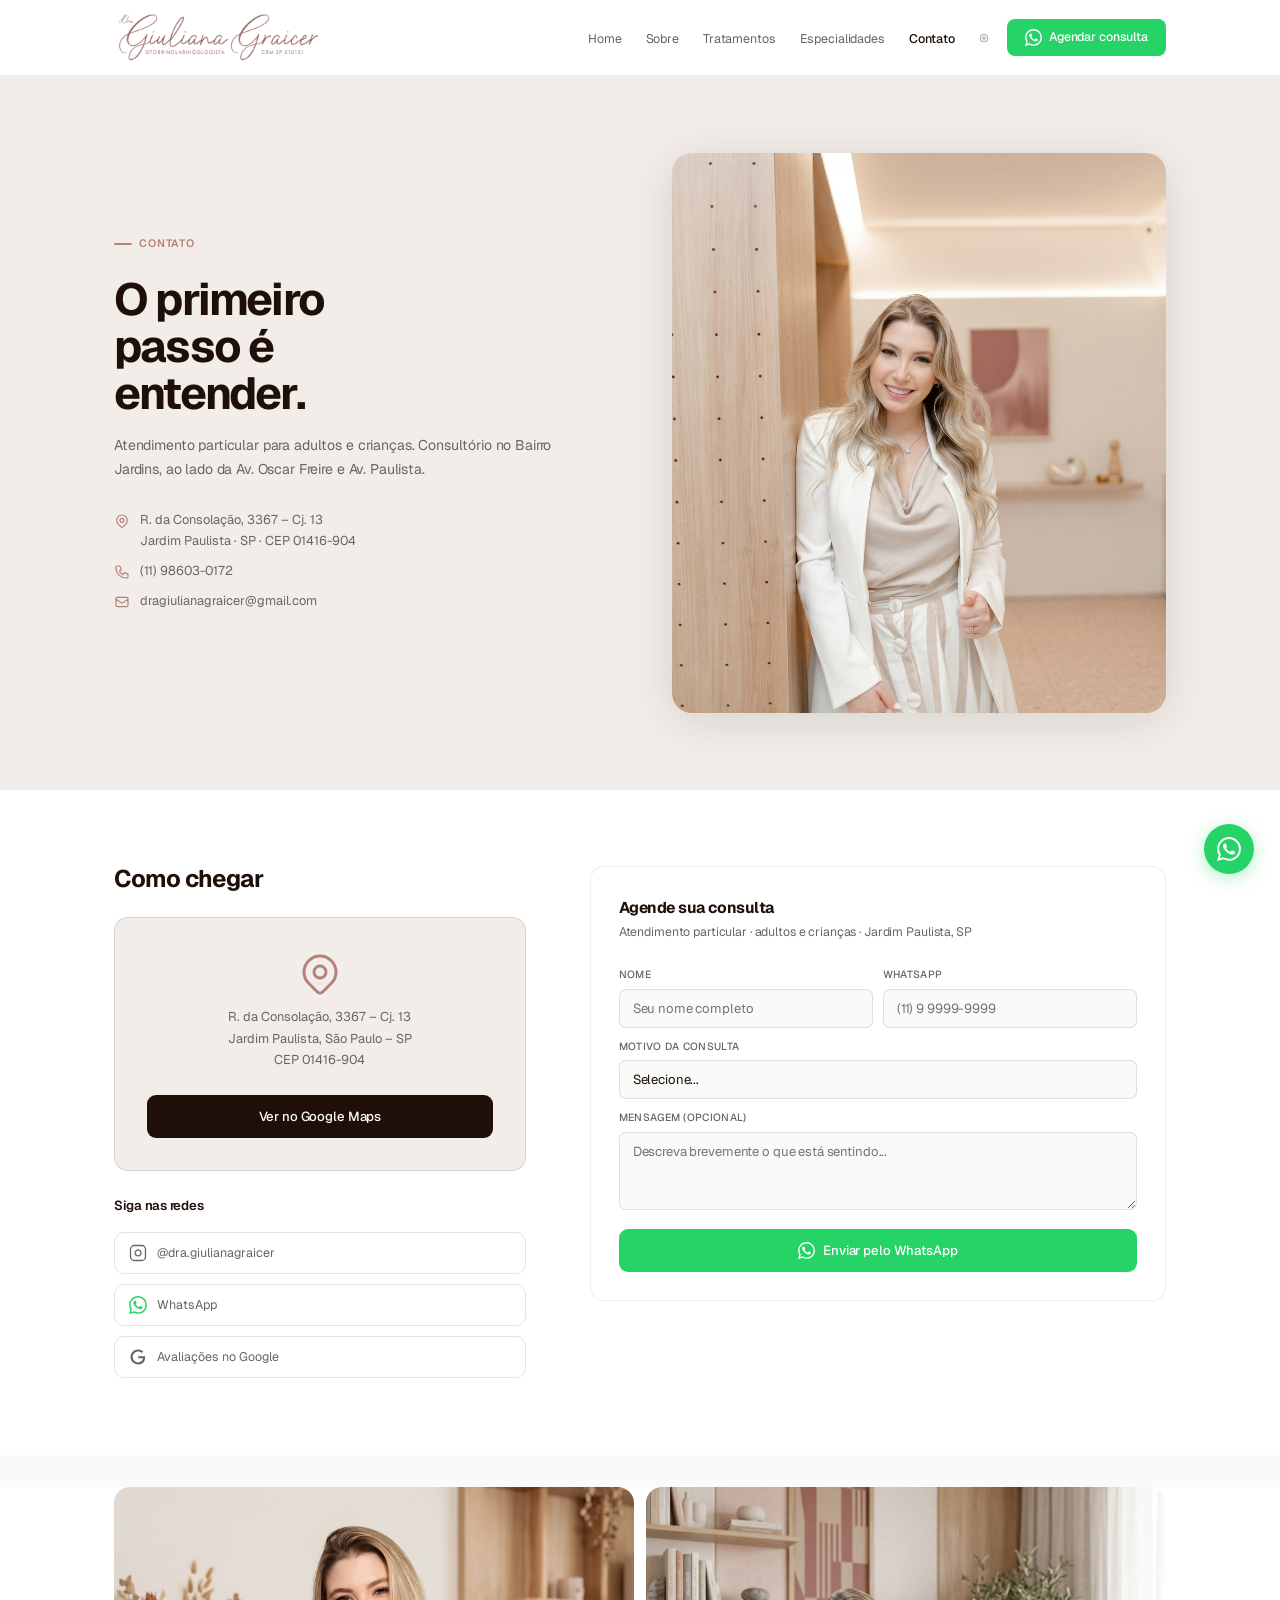
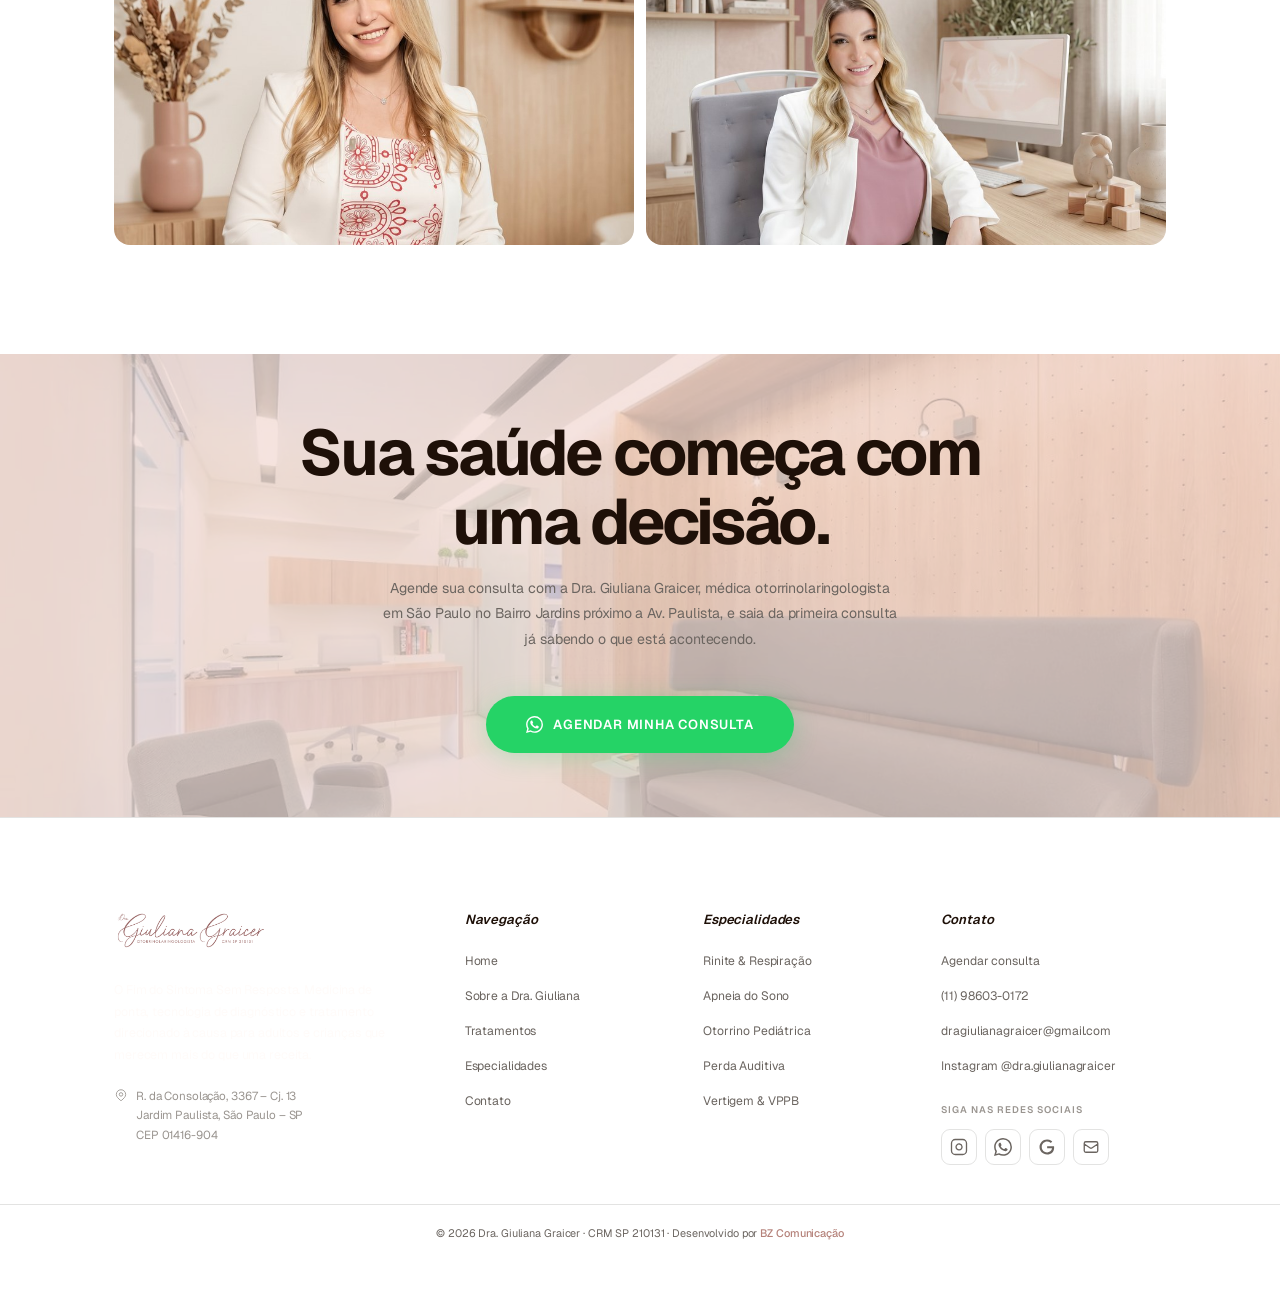
<file: contato.html>
<!DOCTYPE html><html lang="pt-BR"><head><meta charset="UTF-8"><meta name="viewport" content="width=device-width, initial-scale=1.0"><title>Contato | Dra. Giuliana Graicer — Otorrinolaringologista SP</title><meta name="description" content="Agende sua consulta com a Dra. Giuliana Graicer. Atendimento particular. Jardim Paulista, São Paulo."><link rel="preconnect" href="https://fonts.googleapis.com"><link rel="preconnect" href="https://fonts.gstatic.com" crossorigin><link href="https://fonts.googleapis.com/css2?family=Geist:wght@300;400;500;600;700&family=Geist+Mono:wght@400;500&display=swap" rel="stylesheet"><link rel="stylesheet" href="style.css"></head><body class="page-top"><nav id="nav"><div class="nav-inner"><a href="index.html" class="nav-logo"><img src="Ativo_1_2x.png" alt="Dra. Giuliana Graicer" id="logoImg"><span class="nav-logo-fallback" id="logoFallback" style="display:none">Dra. Giuliana Graicer</span></a><ul class="nav-links" id="navLinks"><li><a href="index.html">Home</a></li><li><a href="sobre.html">Sobre</a></li><li><a href="tratamentos.html">Tratamentos</a></li><li><a href="especialidades.html">Especialidades</a></li><li><a href="contato.html" class="active">Contato</a></li><li><a href="https://www.instagram.com/dra.giulianagraicer/" target="_blank" class="nav-ig" aria-label="Instagram"><svg viewBox="0 0 24 24" fill="none" stroke="currentColor" stroke-width="1.75" style="width:18px;height:18px"><rect x="2" y="2" width="20" height="20" rx="5" ry="5"/><path d="M16 11.37A4 4 0 1112.63 8 4 4 0 0116 11.37z"/><line x1="17.5" y1="6.5" x2="17.51" y2="6.5"/></svg></a></li><li><a href="https://wa.me/5511986030172?text=Ol%C3%A1%2C%20gostaria%20de%20agendar%20uma%20consulta" target="_blank" class="nav-cta nav-wa"><svg viewBox="0 0 24 24" style="width:17px;height:17px;fill:#fff;flex-shrink:0"><path d="M17.472 14.382c-.297-.149-1.758-.867-2.03-.967-.273-.099-.471-.148-.67.15-.197.297-.767.966-.94 1.164-.173.199-.347.223-.644.075-.297-.15-1.255-.463-2.39-1.475-.883-.788-1.48-1.761-1.653-2.059-.173-.297-.018-.458.13-.606.134-.133.298-.347.446-.52.149-.174.198-.298.298-.497.099-.198.05-.371-.025-.52-.075-.149-.669-1.612-.916-2.207-.242-.579-.487-.5-.669-.51-.173-.008-.371-.01-.57-.01-.198 0-.52.074-.792.372-.272.297-1.04 1.016-1.04 2.479 0 1.462 1.065 2.875 1.213 3.074.149.198 2.096 3.2 5.077 4.487.709.306 1.262.489 1.694.625.712.227 1.36.195 1.871.118.571-.085 1.758-.719 2.006-1.413.248-.694.248-1.289.173-1.413-.074-.124-.272-.198-.57-.347m-5.421 7.403h-.004a9.87 9.87 0 01-5.031-1.378l-.361-.214-3.741.982.998-3.648-.235-.374a9.86 9.86 0 01-1.51-5.26c.001-5.45 4.436-9.884 9.888-9.884 2.64 0 5.122 1.03 6.988 2.898a9.825 9.825 0 012.893 6.994c-.003 5.45-4.437 9.884-9.885 9.884m8.413-18.297A11.815 11.815 0 0012.05 0C5.495 0 .16 5.335.157 11.892c0 2.096.547 4.142 1.588 5.945L.057 24l6.305-1.654a11.882 11.882 0 005.683 1.448h.005c6.554 0 11.89-5.335 11.893-11.893a11.821 11.821 0 00-3.48-8.413z"/></svg>Agendar consulta</a></li></ul><button class="hamburger" id="hamburger" aria-label="Menu"><span></span><span></span><span></span></button></div></nav>
<!-- HERO -->
<section class="ip-hero section-sand">
  <div class="container">
    <div class="ip-hero-grid">
      <div class="ip-hero-text">
        <span class="tag rv">Contato</span>
        <h1 class="ip-hero-h1 rv d1">O primeiro<br>passo é<br><span class="dim">entender.</span></h1>
        <p class="ip-hero-sub rv d2">Atendimento particular para adultos e crianças. Consultório no Bairro Jardins, ao lado da Av. Oscar Freire e Av. Paulista.</p>
        <div class="ct-info-cards rv d2">
          <div class="ct-ic"><svg viewBox="0 0 24 24" fill="none" stroke="currentColor" stroke-width="1.75" style="width:16px;height:16px"><path d="M17.657 16.657L13.414 20.9a2 2 0 01-2.827 0l-4.244-4.243a8 8 0 1111.314 0z"/><path d="M15 11a3 3 0 11-6 0 3 3 0 016 0z"/></svg><span>R. da Consolação, 3367 – Cj. 13<br>Jardim Paulista · SP · CEP 01416-904</span></div>
          <div class="ct-ic"><svg viewBox="0 0 24 24" fill="none" stroke="currentColor" stroke-width="1.75" style="width:16px;height:16px"><path d="M3 5a2 2 0 012-2h3.28a1 1 0 01.948.684l1.498 4.493a1 1 0 01-.502 1.21l-2.257 1.13a11.042 11.042 0 005.516 5.516l1.13-2.257a1 1 0 011.21-.502l4.493 1.498a1 1 0 01.684.949V19a2 2 0 01-2 2h-1C9.716 21 3 14.284 3 6V5z"/></svg><span>(11) 98603-0172</span></div>
          <div class="ct-ic"><svg viewBox="0 0 24 24" fill="none" stroke="currentColor" stroke-width="1.75" style="width:16px;height:16px"><path d="M3 8l7.89 5.26a2 2 0 002.22 0L21 8M5 19h14a2 2 0 002-2V7a2 2 0 00-2-2H5a2 2 0 00-2 2v10a2 2 0 002 2z"/></svg><span>dragiulianagraicer@gmail.com</span></div>
        </div>
      </div>
      <div class="ip-hero-photo rv d1">
        <img src="dra-giu-horizontal.jpg" alt="Dra. Giuliana Graicer no consultório">
      </div>
    </div>
  </div>
</section>

<!-- FORMULÁRIO + INFO -->
<section class="section section-white">
  <div class="container">
    <div class="ct-main-grid">
      <!-- Info lateral -->
      <div class="ct-sidebar">
        <h2 class="s-title rv" style="margin-bottom:1.5rem">Como chegar</h2>
        <div class="ct-map-placeholder rv d1">
          <svg viewBox="0 0 24 24" fill="none" stroke="currentColor" stroke-width="1.5" style="width:48px;height:48px;color:var(--rose)"><path d="M17.657 16.657L13.414 20.9a2 2 0 01-2.827 0l-4.244-4.243a8 8 0 1111.314 0z"/><path d="M15 11a3 3 0 11-6 0 3 3 0 016 0z"/></svg>
          <p>R. da Consolação, 3367 – Cj. 13<br>Jardim Paulista, São Paulo – SP<br>CEP 01416-904</p>
          <a href="https://maps.google.com/?q=R.+da+Consolação,+3367+São+Paulo" target="_blank" class="btn btn-dark" style="margin-top:1rem;width:100%;justify-content:center">Ver no Google Maps</a>
        </div>
        <div class="ct-social-box rv d2">
          <h4>Siga nas redes</h4>
          <div class="ct-social-links">
            <a href="https://www.instagram.com/dra.giulianagraicer/" target="_blank" class="ct-sl"><svg viewBox="0 0 24 24" fill="none" stroke="currentColor" stroke-width="1.75" style="width:18px;height:18px"><rect x="2" y="2" width="20" height="20" rx="5" ry="5"/><path d="M16 11.37A4 4 0 1112.63 8 4 4 0 0116 11.37z"/><line x1="17.5" y1="6.5" x2="17.51" y2="6.5"/></svg><span>@dra.giulianagraicer</span></a>
            <a href="https://wa.me/5511986030172?text=Ol%C3%A1%2C%20gostaria%20de%20agendar%20uma%20consulta" target="_blank" class="ct-sl"><svg viewBox="0 0 24 24" style="width:18px;height:18px;fill:var(--wa)"><path d="M17.472 14.382c-.297-.149-1.758-.867-2.03-.967-.273-.099-.471-.148-.67.15-.197.297-.767.966-.94 1.164-.173.199-.347.223-.644.075-.297-.15-1.255-.463-2.39-1.475-.883-.788-1.48-1.761-1.653-2.059-.173-.297-.018-.458.13-.606.134-.133.298-.347.446-.52.149-.174.198-.298.298-.497.099-.198.05-.371-.025-.52-.075-.149-.669-1.612-.916-2.207-.242-.579-.487-.5-.669-.51-.173-.008-.371-.01-.57-.01-.198 0-.52.074-.792.372-.272.297-1.04 1.016-1.04 2.479 0 1.462 1.065 2.875 1.213 3.074.149.198 2.096 3.2 5.077 4.487.709.306 1.262.489 1.694.625.712.227 1.36.195 1.871.118.571-.085 1.758-.719 2.006-1.413.248-.694.248-1.289.173-1.413-.074-.124-.272-.198-.57-.347m-5.421 7.403h-.004a9.87 9.87 0 01-5.031-1.378l-.361-.214-3.741.982.998-3.648-.235-.374a9.86 9.86 0 01-1.51-5.26c.001-5.45 4.436-9.884 9.888-9.884 2.64 0 5.122 1.03 6.988 2.898a9.825 9.825 0 012.893 6.994c-.003 5.45-4.437 9.884-9.885 9.884m8.413-18.297A11.815 11.815 0 0012.05 0C5.495 0 .16 5.335.157 11.892c0 2.096.547 4.142 1.588 5.945L.057 24l6.305-1.654a11.882 11.882 0 005.683 1.448h.005c6.554 0 11.89-5.335 11.893-11.893a11.821 11.821 0 00-3.48-8.413z"/></svg><span>WhatsApp</span></a>
            <a href="https://www.google.com/search?sca_esv=dc3936d1c026acb1&q=Dra.+Giuliana+Graicer+-+Otorrinolaringologista" target="_blank" class="ct-sl"><svg viewBox="0 0 24 24" style="width:18px;height:18px" fill="currentColor"><path d="M21.35 11.1H12.18V13.83H18.69C18.36 17.64 15.19 19.27 12.19 19.27C8.36 19.27 5 16.25 5 12C5 7.9 8.2 4.73 12.2 4.73C15.29 4.73 17.1 6.7 17.1 6.7L19 4.72C19 4.72 16.56 2 12.1 2C6.42 2 2.03 6.8 2.03 12C2.03 17.05 6.16 22 12.21 22C17.6 22 21.5 18.33 21.5 12.91C21.5 11.76 21.35 11.1 21.35 11.1Z"/></svg><span>Avaliações no Google</span></a>
          </div>
        </div>
      </div>
      <!-- Formulário -->
      <div class="form-box rv d1">
        <h3>Agende sua consulta</h3>
        <p>Atendimento particular · adultos e crianças · Jardim Paulista, SP</p>
        <div class="fg-row">
          <div class="fg"><label>Nome</label><input type="text" placeholder="Seu nome completo"></div>
          <div class="fg"><label>WhatsApp</label><input type="tel" placeholder="(11) 9 9999-9999"></div>
        </div>
        <div class="fg"><label>Motivo da consulta</label>
          <select><option value="">Selecione...</option>
          <option>Rinite / Respiração / Septo</option><option>Apneia do Sono / Ronco</option>
          <option>Consulta Pediátrica</option><option>Tontura / Vertigem / VPPB</option>
          <option>Perda Auditiva / Zumbido</option><option>Voz / Garganta</option>
          <option>Cirurgia ORL</option><option>Outro</option></select></div>
        <div class="fg"><label>Mensagem (opcional)</label>
          <textarea placeholder="Descreva brevemente o que está sentindo..."></textarea></div>
        <a href="https://wa.me/5511986030172?text=Ol%C3%A1%2C%20gostaria%20de%20agendar%20uma%20consulta" target="_blank" class="btn btn-wa" style="width:100%;justify-content:center"><svg viewBox="0 0 24 24" style="width:17px;height:17px;fill:#fff;flex-shrink:0"><path d="M17.472 14.382c-.297-.149-1.758-.867-2.03-.967-.273-.099-.471-.148-.67.15-.197.297-.767.966-.94 1.164-.173.199-.347.223-.644.075-.297-.15-1.255-.463-2.39-1.475-.883-.788-1.48-1.761-1.653-2.059-.173-.297-.018-.458.13-.606.134-.133.298-.347.446-.52.149-.174.198-.298.298-.497.099-.198.05-.371-.025-.52-.075-.149-.669-1.612-.916-2.207-.242-.579-.487-.5-.669-.51-.173-.008-.371-.01-.57-.01-.198 0-.52.074-.792.372-.272.297-1.04 1.016-1.04 2.479 0 1.462 1.065 2.875 1.213 3.074.149.198 2.096 3.2 5.077 4.487.709.306 1.262.489 1.694.625.712.227 1.36.195 1.871.118.571-.085 1.758-.719 2.006-1.413.248-.694.248-1.289.173-1.413-.074-.124-.272-.198-.57-.347m-5.421 7.403h-.004a9.87 9.87 0 01-5.031-1.378l-.361-.214-3.741.982.998-3.648-.235-.374a9.86 9.86 0 01-1.51-5.26c.001-5.45 4.436-9.884 9.888-9.884 2.64 0 5.122 1.03 6.988 2.898a9.825 9.825 0 012.893 6.994c-.003 5.45-4.437 9.884-9.885 9.884m8.413-18.297A11.815 11.815 0 0012.05 0C5.495 0 .16 5.335.157 11.892c0 2.096.547 4.142 1.588 5.945L.057 24l6.305-1.654a11.882 11.882 0 005.683 1.448h.005c6.554 0 11.89-5.335 11.893-11.893a11.821 11.821 0 00-3.48-8.413z"/></svg>Enviar pelo WhatsApp</a>
      </div>
    </div>
  </div>
</section>

<!-- DUO FOTOS -->
<section class="section section-white" style="padding-top:0">
  <div class="container">
    <div class="ct-duo">
      <div class="ct-duo-img rv"><img src="dra-giu-5.jpg" alt="Dra. Giuliana Graicer com equipamento de diagnóstico"></div>
      <div class="ct-duo-img rv d1"><img src="dra-giu-1.jpg" alt="Dra. Giuliana Graicer no consultório"></div>
    </div>
  </div>
</section>

<!-- CTA -->
<section class="decisao-section">
  <div class="container">
    <h2 class="decisao-title rv">Sua saúde começa com uma decisão.</h2>
    <p class="decisao-desc rv d1">Agende sua consulta com a Dra. Giuliana Graicer, médica otorrinolaringologista em São Paulo no Bairro Jardins próximo a Av. Paulista, e saia da primeira consulta já sabendo o que está acontecendo.</p>
    <a href="https://wa.me/5511986030172?text=Ol%C3%A1%2C%20gostaria%20de%20agendar%20uma%20consulta" target="_blank" class="decisao-btn rv d2"><svg viewBox="0 0 24 24" style="width:17px;height:17px;fill:#fff;flex-shrink:0"><path d="M17.472 14.382c-.297-.149-1.758-.867-2.03-.967-.273-.099-.471-.148-.67.15-.197.297-.767.966-.94 1.164-.173.199-.347.223-.644.075-.297-.15-1.255-.463-2.39-1.475-.883-.788-1.48-1.761-1.653-2.059-.173-.297-.018-.458.13-.606.134-.133.298-.347.446-.52.149-.174.198-.298.298-.497.099-.198.05-.371-.025-.52-.075-.149-.669-1.612-.916-2.207-.242-.579-.487-.5-.669-.51-.173-.008-.371-.01-.57-.01-.198 0-.52.074-.792.372-.272.297-1.04 1.016-1.04 2.479 0 1.462 1.065 2.875 1.213 3.074.149.198 2.096 3.2 5.077 4.487.709.306 1.262.489 1.694.625.712.227 1.36.195 1.871.118.571-.085 1.758-.719 2.006-1.413.248-.694.248-1.289.173-1.413-.074-.124-.272-.198-.57-.347m-5.421 7.403h-.004a9.87 9.87 0 01-5.031-1.378l-.361-.214-3.741.982.998-3.648-.235-.374a9.86 9.86 0 01-1.51-5.26c.001-5.45 4.436-9.884 9.888-9.884 2.64 0 5.122 1.03 6.988 2.898a9.825 9.825 0 012.893 6.994c-.003 5.45-4.437 9.884-9.885 9.884m8.413-18.297A11.815 11.815 0 0012.05 0C5.495 0 .16 5.335.157 11.892c0 2.096.547 4.142 1.588 5.945L.057 24l6.305-1.654a11.882 11.882 0 005.683 1.448h.005c6.554 0 11.89-5.335 11.893-11.893a11.821 11.821 0 00-3.48-8.413z"/></svg>Agendar minha consulta</a>
  </div>
</section>
<footer class="footer-new">

  <!-- Linha principal -->
  <div class="fn-main">
    <div class="container">
      <div class="fn-grid">

        <!-- Col 1: Logo + tagline + endereço -->
        <div class="fn-col fn-col-brand">
          <div class="fn-logo">
            <img src="Ativo_1_2x.png" alt="Dra. Giuliana Graicer" id="footerLogo" style="height:44px;width:auto">
            <span id="footerFallback" style="display:none;font-size:0.9rem;font-weight:600;color:rgba(255,255,255,0.8)">Dra. Giuliana Graicer</span>
          </div>
          <p class="fn-tagline">O Fim do Sintoma Sem Resposta. Medicina de ponta, tecnologia de diagnóstico e tratamento direcionado à causa para adultos e crianças que merecem mais do que uma receita.</p>
          <div class="fn-address">
            <svg viewBox="0 0 24 24" fill="none" stroke="currentColor" stroke-width="1.5" style="width:14px;height:14px;flex-shrink:0;margin-top:2px"><path d="M17.657 16.657L13.414 20.9a2 2 0 01-2.827 0l-4.244-4.243a8 8 0 1111.314 0z"/><path d="M15 11a3 3 0 11-6 0 3 3 0 016 0z"/></svg>
            <span>R. da Consolação, 3367 – Cj. 13<br>Jardim Paulista, São Paulo – SP<br>CEP 01416-904</span>
          </div>
        </div>

        <!-- Col 2: Navegação -->
        <div class="fn-col">
          <h4 class="fn-col-title">Navegação</h4>
          <ul class="fn-links">
            <li><a href="index.html">Home</a></li>
            <li><a href="sobre.html">Sobre a Dra. Giuliana</a></li>
            <li><a href="tratamentos.html">Tratamentos</a></li>
            <li><a href="especialidades.html">Especialidades</a></li>
            <li><a href="contato.html">Contato</a></li>
          </ul>
        </div>

        <!-- Col 3: Especialidades -->
        <div class="fn-col">
          <h4 class="fn-col-title">Especialidades</h4>
          <ul class="fn-links">
            <li><a href="especialidades.html">Rinite &amp; Respiração</a></li>
            <li><a href="especialidades.html">Apneia do Sono</a></li>
            <li><a href="especialidades.html">Otorrino Pediátrica</a></li>
            <li><a href="especialidades.html">Perda Auditiva</a></li>
            <li><a href="especialidades.html">Vertigem &amp; VPPB</a></li>
          </ul>
        </div>

        <!-- Col 4: Contato + redes -->
        <div class="fn-col">
          <h4 class="fn-col-title">Contato</h4>
          <ul class="fn-links">
            <li><a href="https://wa.me/5511986030172?text=Ol%C3%A1%2C%20gostaria%20de%20agendar%20uma%20consulta" target="_blank">Agendar consulta</a></li>
            <li><a href="tel:+5511986030172">(11) 98603-0172</a></li>
            <li><a href="mailto:dragiulianagraicer@gmail.com">dragiulianagraicer@gmail.com</a></li>
            <li><a href="https://www.instagram.com/dra.giulianagraicer/" target="_blank">Instagram @dra.giulianagraicer</a></li>
          </ul>
          <div class="fn-social">
            <p class="fn-social-label">Siga nas redes sociais</p>
            <div class="fn-social-icons">
              <a href="https://www.instagram.com/dra.giulianagraicer/" target="_blank" aria-label="Instagram" class="fn-social-btn"><svg viewBox="0 0 24 24" fill="none" stroke="currentColor" stroke-width="1.75" style="width:18px;height:18px"><rect x="2" y="2" width="20" height="20" rx="5" ry="5"/><path d="M16 11.37A4 4 0 1112.63 8 4 4 0 0116 11.37z"/><line x1="17.5" y1="6.5" x2="17.51" y2="6.5"/></svg></a>
              <a href="https://wa.me/5511986030172?text=Ol%C3%A1%2C%20gostaria%20de%20agendar%20uma%20consulta" target="_blank" aria-label="WhatsApp" class="fn-social-btn"><svg viewBox="0 0 24 24" style="width:18px;height:18px;fill:currentColor"><path d="M17.472 14.382c-.297-.149-1.758-.867-2.03-.967-.273-.099-.471-.148-.67.15-.197.297-.767.966-.94 1.164-.173.199-.347.223-.644.075-.297-.15-1.255-.463-2.39-1.475-.883-.788-1.48-1.761-1.653-2.059-.173-.297-.018-.458.13-.606.134-.133.298-.347.446-.52.149-.174.198-.298.298-.497.099-.198.05-.371-.025-.52-.075-.149-.669-1.612-.916-2.207-.242-.579-.487-.5-.669-.51-.173-.008-.371-.01-.57-.01-.198 0-.52.074-.792.372-.272.297-1.04 1.016-1.04 2.479 0 1.462 1.065 2.875 1.213 3.074.149.198 2.096 3.2 5.077 4.487.709.306 1.262.489 1.694.625.712.227 1.36.195 1.871.118.571-.085 1.758-.719 2.006-1.413.248-.694.248-1.289.173-1.413-.074-.124-.272-.198-.57-.347m-5.421 7.403h-.004a9.87 9.87 0 01-5.031-1.378l-.361-.214-3.741.982.998-3.648-.235-.374a9.86 9.86 0 01-1.51-5.26c.001-5.45 4.436-9.884 9.888-9.884 2.64 0 5.122 1.03 6.988 2.898a9.825 9.825 0 012.893 6.994c-.003 5.45-4.437 9.884-9.885 9.884m8.413-18.297A11.815 11.815 0 0012.05 0C5.495 0 .16 5.335.157 11.892c0 2.096.547 4.142 1.588 5.945L.057 24l6.305-1.654a11.882 11.882 0 005.683 1.448h.005c6.554 0 11.89-5.335 11.893-11.893a11.821 11.821 0 00-3.48-8.413z"/></svg></a>
              <a href="https://www.google.com/search?sca_esv=dc3936d1c026acb1&sxsrf=ANbL-n5dKP6-ppMHJAHyGsPpJP0j6v9L8g:1781124717461&si=[base64]&q=Dra.+Giuliana+Graicer+-+Otorrinolaringologista+Coment%C3%A1rios&sa=X&ved=2ahUKEwjy09bQxv2UAxU8rJUCHZhiEn8Q0bkNegQIPxAH&biw=1920&bih=928&dpr=1" target="_blank" aria-label="Google Reviews" class="fn-social-btn"><svg viewBox="0 0 24 24" style="width:18px;height:18px" fill="currentColor"><path d="M21.35 11.1H12.18V13.83H18.69C18.36 17.64 15.19 19.27 12.19 19.27C8.36 19.27 5 16.25 5 12C5 7.9 8.2 4.73 12.2 4.73C15.29 4.73 17.1 6.7 17.1 6.7L19 4.72C19 4.72 16.56 2 12.1 2C6.42 2 2.03 6.8 2.03 12C2.03 17.05 6.16 22 12.21 22C17.6 22 21.5 18.33 21.5 12.91C21.5 11.76 21.35 11.1 21.35 11.1Z"/></svg></a>
              <a href="mailto:dragiulianagraicer@gmail.com" aria-label="E-mail" class="fn-social-btn"><svg viewBox="0 0 24 24" fill="none" stroke="currentColor" stroke-width="1.75" style="width:18px;height:18px"><path d="M3 8l7.89 5.26a2 2 0 002.22 0L21 8M5 19h14a2 2 0 002-2V7a2 2 0 00-2-2H5a2 2 0 00-2 2v10a2 2 0 002 2z"/></svg></a>
            </div>
          </div>
        </div>

      </div>
    </div>
  </div>

  <div class="fn-bottom">
    <div class="container">
      <div class="fn-bottom-inner" style="justify-content:center;text-align:center">
        <span style="color:var(--muted)">© 2026 Dra. Giuliana Graicer · CRM SP 210131 · Desenvolvido por <a href="https://bzcomunicacao.com.br" target="_blank" style="color:var(--rose);text-decoration:none;font-weight:500">BZ Comunicação</a></span>
      </div>
    </div>
  </div>

</footer><a class="wa" href="https://wa.me/5511986030172?text=Ol%C3%A1%2C%20gostaria%20de%20agendar%20uma%20consulta" target="_blank" aria-label="WhatsApp"><svg viewBox="0 0 24 24"><path d="M17.472 14.382c-.297-.149-1.758-.867-2.03-.967-.273-.099-.471-.148-.67.15-.197.297-.767.966-.94 1.164-.173.199-.347.223-.644.075-.297-.15-1.255-.463-2.39-1.475-.883-.788-1.48-1.761-1.653-2.059-.173-.297-.018-.458.13-.606.134-.133.298-.347.446-.52.149-.174.198-.298.298-.497.099-.198.05-.371-.025-.52-.075-.149-.669-1.612-.916-2.207-.242-.579-.487-.5-.669-.51-.173-.008-.371-.01-.57-.01-.198 0-.52.074-.792.372-.272.297-1.04 1.016-1.04 2.479 0 1.462 1.065 2.875 1.213 3.074.149.198 2.096 3.2 5.077 4.487.709.306 1.262.489 1.694.625.712.227 1.36.195 1.871.118.571-.085 1.758-.719 2.006-1.413.248-.694.248-1.289.173-1.413-.074-.124-.272-.198-.57-.347m-5.421 7.403h-.004a9.87 9.87 0 01-5.031-1.378l-.361-.214-3.741.982.998-3.648-.235-.374a9.86 9.86 0 01-1.51-5.26c.001-5.45 4.436-9.884 9.888-9.884 2.64 0 5.122 1.03 6.988 2.898a9.825 9.825 0 012.893 6.994c-.003 5.45-4.437 9.884-9.885 9.884m8.413-18.297A11.815 11.815 0 0012.05 0C5.495 0 .16 5.335.157 11.892c0 2.096.547 4.142 1.588 5.945L.057 24l6.305-1.654a11.882 11.882 0 005.683 1.448h.005c6.554 0 11.89-5.335 11.893-11.893a11.821 11.821 0 00-3.48-8.413z"/></svg></a><script>
document.getElementById('logoImg').onerror=function(){this.style.display='none';document.getElementById('logoFallback').style.display='block'};
document.getElementById('footerLogo').onerror=function(){this.style.display='none';document.getElementById('footerFallback').style.display='block'};
const ham=document.getElementById('hamburger'),nl=document.getElementById('navLinks');
ham.addEventListener('click',function(){nl.classList.toggle('open');const s=this.querySelectorAll('span');if(nl.classList.contains('open')){s[0].style.transform='rotate(45deg) translate(5px,5px)';s[1].style.opacity='0';s[2].style.transform='rotate(-45deg) translate(5px,-5px)'}else{s[0].style.transform='';s[1].style.opacity='';s[2].style.transform=''}});
nl.querySelectorAll('a').forEach(a=>a.addEventListener('click',()=>{nl.classList.remove('open');ham.querySelectorAll('span').forEach(s=>{s.style.transform='';s.style.opacity=''})}));
const obs=new IntersectionObserver(e=>{e.forEach(x=>{if(x.isIntersecting){x.target.classList.add('vis');obs.unobserve(x.target)}})},{threshold:0.09,rootMargin:'0px 0px -28px 0px'});
document.querySelectorAll('.rv').forEach(el=>obs.observe(el));
document.querySelectorAll('.hero-new .rv, .hero-left .rv').forEach((el,i)=>setTimeout(()=>el.classList.add('vis'),70+i*110));
window.addEventListener('scroll',()=>{document.getElementById('nav').style.boxShadow=window.scrollY>40?'0 1px 0 rgba(26,25,23,0.06)':'none'});

// Carousel O que fazemos (mobile)
(function(){
  const grid = document.querySelector('.svc2-grid');
  const dots = document.querySelectorAll('.svc2-dot');
  if(!grid || !dots.length) return;
  grid.addEventListener('scroll', ()=>{
    const idx = Math.round(grid.scrollLeft / (grid.clientWidth * 0.72));
    dots.forEach((d,i)=>d.classList.toggle('active', i===idx));
  }, {passive:true});
  dots.forEach((d,i)=>d.addEventListener('click',()=>{
    grid.scrollTo({left: i * (grid.clientWidth * 0.72 + 12), behavior:'smooth'});
  }));
})();

// Galeria slider
(function(){
  const slides = document.querySelectorAll('.gs-slide');
  const thumbs = document.querySelectorAll('.gs-thumb');
  const cap = document.getElementById('gsCap');
  const cnt = document.getElementById('gsCount');
  let cur = 0;
  function update(){
    slides.forEach((s,i)=>s.classList.toggle('active',i===cur));
    thumbs.forEach((t,i)=>t.classList.toggle('active',i===cur));
    if(cap) cap.textContent = slides[cur].dataset.cap||'';
    if(cnt) cnt.textContent = (cur+1)+' / '+slides.length;
  }
  function go(n,scroll){
    cur=(n+slides.length)%slides.length;
    update();
    if(scroll) thumbs[cur].scrollIntoView({behavior:'smooth',block:'nearest',inline:'center'});
  }
  document.getElementById('gsPrev')?.addEventListener('click',()=>go(cur-1,true));
  document.getElementById('gsNext')?.addEventListener('click',()=>go(cur+1,true));
  thumbs.forEach((t,i)=>t.addEventListener('click',()=>go(i,true)));
  setInterval(()=>go(cur+1,false),5000);
})();

</script>
</body></html>
</file>
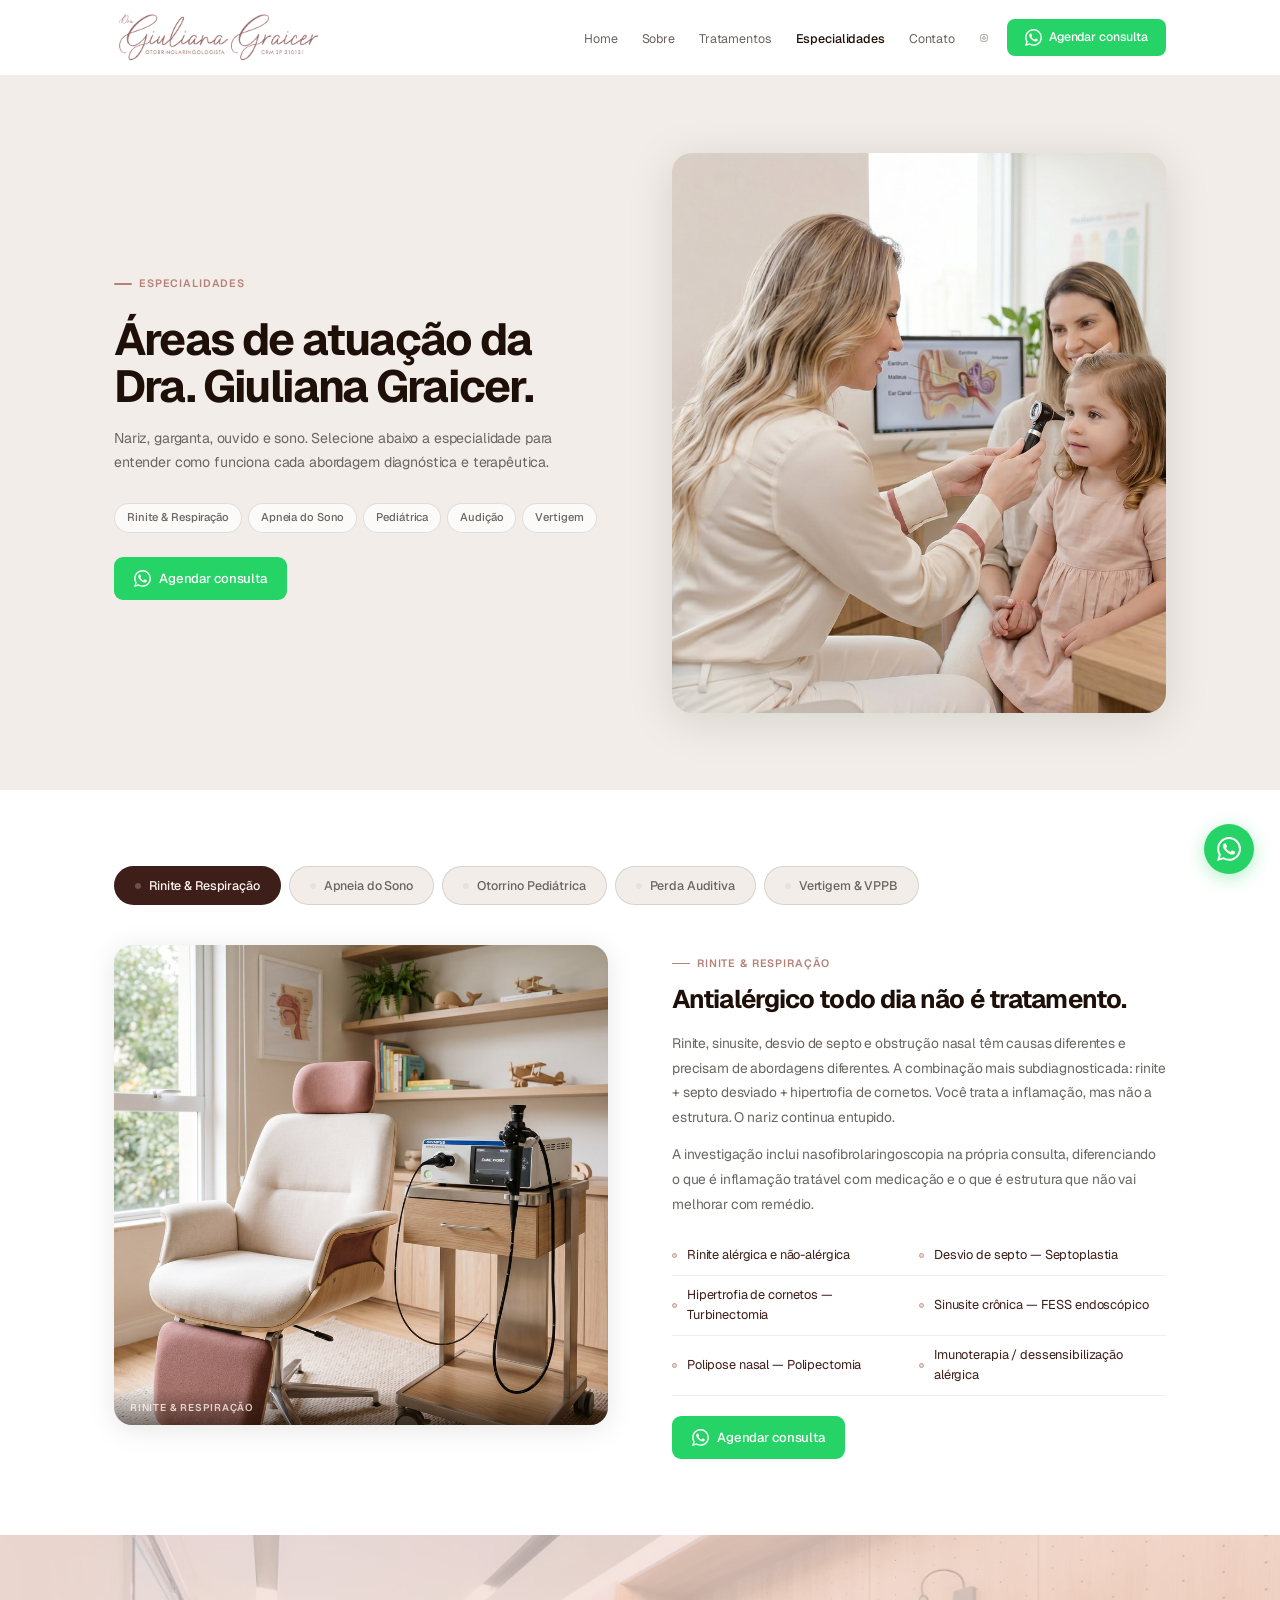
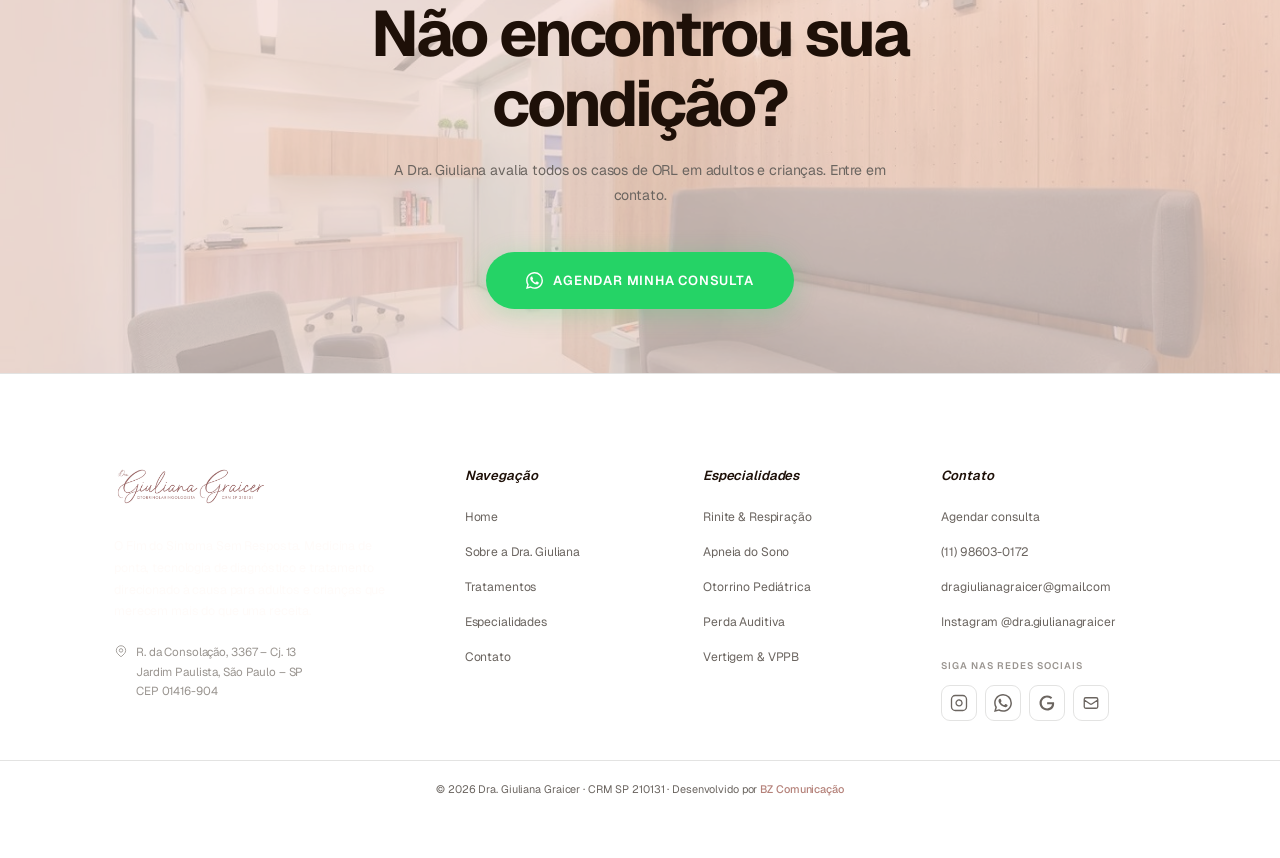
<file: especialidades.html>
<!DOCTYPE html><html lang="pt-BR"><head><meta charset="UTF-8"><meta name="viewport" content="width=device-width, initial-scale=1.0"><title>Especialidades | Dra. Giuliana Graicer</title><meta name="description" content="Rinite, apneia, otorrino pediátrica, audição e vertigem. Veja como a Dra. Giuliana trata cada condição."><link rel="preconnect" href="https://fonts.googleapis.com"><link rel="preconnect" href="https://fonts.gstatic.com" crossorigin><link href="https://fonts.googleapis.com/css2?family=Geist:wght@300;400;500;600;700&family=Geist+Mono:wght@400;500&display=swap" rel="stylesheet"><link rel="stylesheet" href="style.css"></head><body class="page-top">
<nav id="nav"><div class="nav-inner"><a href="index.html" class="nav-logo"><img src="Ativo_1_2x.png" alt="Dra. Giuliana Graicer" id="logoImg"><span class="nav-logo-fallback" id="logoFallback" style="display:none">Dra. Giuliana Graicer</span></a><ul class="nav-links" id="navLinks"><li><a href="index.html">Home</a></li><li><a href="sobre.html">Sobre</a></li><li><a href="tratamentos.html">Tratamentos</a></li><li><a href="especialidades.html" class="active">Especialidades</a></li><li><a href="contato.html">Contato</a></li><li><a href="https://www.instagram.com/dra.giulianagraicer/" target="_blank" class="nav-ig" aria-label="Instagram"><svg viewBox="0 0 24 24" fill="none" stroke="currentColor" stroke-width="1.75" style="width:18px;height:18px"><rect x="2" y="2" width="20" height="20" rx="5" ry="5"/><path d="M16 11.37A4 4 0 1112.63 8 4 4 0 0116 11.37z"/><line x1="17.5" y1="6.5" x2="17.51" y2="6.5"/></svg></a></li><li><a href="https://wa.me/5511986030172?text=Ol%C3%A1%2C%20gostaria%20de%20agendar%20uma%20consulta" target="_blank" class="nav-cta nav-wa"><svg viewBox="0 0 24 24" style="width:17px;height:17px;fill:#fff;flex-shrink:0"><path d="M17.472 14.382c-.297-.149-1.758-.867-2.03-.967-.273-.099-.471-.148-.67.15-.197.297-.767.966-.94 1.164-.173.199-.347.223-.644.075-.297-.15-1.255-.463-2.39-1.475-.883-.788-1.48-1.761-1.653-2.059-.173-.297-.018-.458.13-.606.134-.133.298-.347.446-.52.149-.174.198-.298.298-.497.099-.198.05-.371-.025-.52-.075-.149-.669-1.612-.916-2.207-.242-.579-.487-.5-.669-.51-.173-.008-.371-.01-.57-.01-.198 0-.52.074-.792.372-.272.297-1.04 1.016-1.04 2.479 0 1.462 1.065 2.875 1.213 3.074.149.198 2.096 3.2 5.077 4.487.709.306 1.262.489 1.694.625.712.227 1.36.195 1.871.118.571-.085 1.758-.719 2.006-1.413.248-.694.248-1.289.173-1.413-.074-.124-.272-.198-.57-.347m-5.421 7.403h-.004a9.87 9.87 0 01-5.031-1.378l-.361-.214-3.741.982.998-3.648-.235-.374a9.86 9.86 0 01-1.51-5.26c.001-5.45 4.436-9.884 9.888-9.884 2.64 0 5.122 1.03 6.988 2.898a9.825 9.825 0 012.893 6.994c-.003 5.45-4.437 9.884-9.885 9.884m8.413-18.297A11.815 11.815 0 0012.05 0C5.495 0 .16 5.335.157 11.892c0 2.096.547 4.142 1.588 5.945L.057 24l6.305-1.654a11.882 11.882 0 005.683 1.448h.005c6.554 0 11.89-5.335 11.893-11.893a11.821 11.821 0 00-3.48-8.413z"/></svg>Agendar consulta</a></li></ul><button class="hamburger" id="hamburger" aria-label="Menu"><span></span><span></span><span></span></button></div></nav>

<!-- HERO PADRONIZADO -->
<section class="ip-hero section-sand">
  <div class="container">
    <div class="ip-hero-grid">
      <div class="ip-hero-text">
        <span class="tag rv">Especialidades</span>
        <h1 class="ip-hero-h1 rv d1">Áreas de atuação da Dra. Giuliana Graicer.</h1>
        <p class="ip-hero-sub rv d2">Nariz, garganta, ouvido e sono. Selecione abaixo a especialidade para entender como funciona cada abordagem diagnóstica e terapêutica.</p>
        <div class="ip-esp-quick rv d3">
          <span>Rinite &amp; Respiração</span><span>Apneia do Sono</span><span>Pediátrica</span><span>Audição</span><span>Vertigem</span>
        </div>
        <a href="https://wa.me/5511986030172?text=Ol%C3%A1%2C%20gostaria%20de%20agendar%20uma%20consulta" target="_blank" class="btn btn-wa rv d4"><svg viewBox="0 0 24 24" style="width:17px;height:17px;fill:#fff;flex-shrink:0"><path d="M17.472 14.382c-.297-.149-1.758-.867-2.03-.967-.273-.099-.471-.148-.67.15-.197.297-.767.966-.94 1.164-.173.199-.347.223-.644.075-.297-.15-1.255-.463-2.39-1.475-.883-.788-1.48-1.761-1.653-2.059-.173-.297-.018-.458.13-.606.134-.133.298-.347.446-.52.149-.174.198-.298.298-.497.099-.198.05-.371-.025-.52-.075-.149-.669-1.612-.916-2.207-.242-.579-.487-.5-.669-.51-.173-.008-.371-.01-.57-.01-.198 0-.52.074-.792.372-.272.297-1.04 1.016-1.04 2.479 0 1.462 1.065 2.875 1.213 3.074.149.198 2.096 3.2 5.077 4.487.709.306 1.262.489 1.694.625.712.227 1.36.195 1.871.118.571-.085 1.758-.719 2.006-1.413.248-.694.248-1.289.173-1.413-.074-.124-.272-.198-.57-.347m-5.421 7.403h-.004a9.87 9.87 0 01-5.031-1.378l-.361-.214-3.741.982.998-3.648-.235-.374a9.86 9.86 0 01-1.51-5.26c.001-5.45 4.436-9.884 9.888-9.884 2.64 0 5.122 1.03 6.988 2.898a9.825 9.825 0 012.893 6.994c-.003 5.45-4.437 9.884-9.885 9.884m8.413-18.297A11.815 11.815 0 0012.05 0C5.495 0 .16 5.335.157 11.892c0 2.096.547 4.142 1.588 5.945L.057 24l6.305-1.654a11.882 11.882 0 005.683 1.448h.005c6.554 0 11.89-5.335 11.893-11.893a11.821 11.821 0 00-3.48-8.413z"/></svg>Agendar consulta</a>
      </div>
      <div class="ip-hero-photo rv d1">
        <img src="svc-otoscopio.jpg" alt="Otoscópio digital com tela — especialidades ORL">
      </div>
    </div>
  </div>
</section>

<!-- ESPECIALIDADES — tabs + painel com foto -->
<section class="ip-esp-section section-white">
  <div class="container">
    <div class="esp-tabs"><button class="esp-tab active" onclick="setTab('rinite',this)"><span class="etab-dot"></span>Rinite & Respiração</button><button class="esp-tab" onclick="setTab('apneia',this)"><span class="etab-dot"></span>Apneia do Sono</button><button class="esp-tab" onclick="setTab('pediatrica',this)"><span class="etab-dot"></span>Otorrino Pediátrica</button><button class="esp-tab" onclick="setTab('audicao',this)"><span class="etab-dot"></span>Perda Auditiva</button><button class="esp-tab" onclick="setTab('vertigem',this)"><span class="etab-dot"></span>Vertigem & VPPB</button></div>
    <div class="esp-panels"><div class="esp-panel active" id="ep-rinite">
      <div class="esp-panel-grid">
        <div class="esp-panel-photo">
          <img src="svc-endoscopia.jpg" alt="Rinite & Respiração">
          <div class="esp-panel-label">Rinite & Respiração</div>
        </div>
        <div class="esp-panel-content">
          <span class="tag" style="margin-bottom:0.75rem;display:inline-flex">Rinite & Respiração</span>
          <h3>Antialérgico todo dia não é tratamento.</h3>
          <p>Rinite, sinusite, desvio de septo e obstrução nasal têm causas diferentes e precisam de abordagens diferentes. A combinação mais subdiagnosticada: rinite + septo desviado + hipertrofia de cornetos. Você trata a inflamação, mas não a estrutura. O nariz continua entupido.</p>
          <p style="margin-top:0.75rem">A investigação inclui nasofibrolaringoscopia na própria consulta, diferenciando o que é inflamação tratável com medicação e o que é estrutura que não vai melhorar com remédio.</p>
          <ul class="elist" style="margin:1.25rem 0"><li>Rinite alérgica e não-alérgica</li><li>Desvio de septo — Septoplastia</li><li>Hipertrofia de cornetos — Turbinectomia</li><li>Sinusite crônica — FESS endoscópico</li><li>Polipose nasal — Polipectomia</li><li>Imunoterapia / dessensibilização alérgica</li></ul>
          <a href="https://wa.me/5511986030172?text=Ol%C3%A1%2C%20gostaria%20de%20agendar%20uma%20consulta" target="_blank" class="btn btn-wa"><svg viewBox="0 0 24 24" style="width:17px;height:17px;fill:#fff;flex-shrink:0"><path d="M17.472 14.382c-.297-.149-1.758-.867-2.03-.967-.273-.099-.471-.148-.67.15-.197.297-.767.966-.94 1.164-.173.199-.347.223-.644.075-.297-.15-1.255-.463-2.39-1.475-.883-.788-1.48-1.761-1.653-2.059-.173-.297-.018-.458.13-.606.134-.133.298-.347.446-.52.149-.174.198-.298.298-.497.099-.198.05-.371-.025-.52-.075-.149-.669-1.612-.916-2.207-.242-.579-.487-.5-.669-.51-.173-.008-.371-.01-.57-.01-.198 0-.52.074-.792.372-.272.297-1.04 1.016-1.04 2.479 0 1.462 1.065 2.875 1.213 3.074.149.198 2.096 3.2 5.077 4.487.709.306 1.262.489 1.694.625.712.227 1.36.195 1.871.118.571-.085 1.758-.719 2.006-1.413.248-.694.248-1.289.173-1.413-.074-.124-.272-.198-.57-.347m-5.421 7.403h-.004a9.87 9.87 0 01-5.031-1.378l-.361-.214-3.741.982.998-3.648-.235-.374a9.86 9.86 0 01-1.51-5.26c.001-5.45 4.436-9.884 9.888-9.884 2.64 0 5.122 1.03 6.988 2.898a9.825 9.825 0 012.893 6.994c-.003 5.45-4.437 9.884-9.885 9.884m8.413-18.297A11.815 11.815 0 0012.05 0C5.495 0 .16 5.335.157 11.892c0 2.096.547 4.142 1.588 5.945L.057 24l6.305-1.654a11.882 11.882 0 005.683 1.448h.005c6.554 0 11.89-5.335 11.893-11.893a11.821 11.821 0 00-3.48-8.413z"/></svg>Agendar consulta</a>
        </div>
      </div>
    </div>
<div class="esp-panel" id="ep-apneia">
      <div class="esp-panel-grid">
        <div class="esp-panel-photo">
          <img src="foto-ronco.jpg" alt="Apneia do Sono">
          <div class="esp-panel-label">Apneia do Sono</div>
        </div>
        <div class="esp-panel-content">
          <span class="tag" style="margin-bottom:0.75rem;display:inline-flex">Apneia do Sono</span>
          <h3>Ronco intenso e sono que não descansa têm solução.</h3>
          <p>A apneia obstrutiva do sono é subdiagnosticada e tem consequências cardiovasculares reais — hipertensão, risco cardíaco aumentado, fadiga crônica. Muitos pacientes chegam com anos de sono leve normalizado.</p>
          <p style="margin-top:0.75rem">Avaliação anatômica completa das vias aéreas na própria consulta. Quando indicado, orientação para polissonografia para graduar a apneia e direcionar o plano terapêutico.</p>
          <ul class="elist" style="margin:1.25rem 0"><li>Avaliação anatômica das vias aéreas</li><li>Orientação para polissonografia</li><li>Indicação e acompanhamento de CPAP</li><li>Dispositivo de avanço mandibular</li><li>Uvulopalatofaringoplastia</li><li>Adenoamigdalectomia — primeira linha infantil</li></ul>
          <a href="https://wa.me/5511986030172?text=Ol%C3%A1%2C%20gostaria%20de%20agendar%20uma%20consulta" target="_blank" class="btn btn-wa"><svg viewBox="0 0 24 24" style="width:17px;height:17px;fill:#fff;flex-shrink:0"><path d="M17.472 14.382c-.297-.149-1.758-.867-2.03-.967-.273-.099-.471-.148-.67.15-.197.297-.767.966-.94 1.164-.173.199-.347.223-.644.075-.297-.15-1.255-.463-2.39-1.475-.883-.788-1.48-1.761-1.653-2.059-.173-.297-.018-.458.13-.606.134-.133.298-.347.446-.52.149-.174.198-.298.298-.497.099-.198.05-.371-.025-.52-.075-.149-.669-1.612-.916-2.207-.242-.579-.487-.5-.669-.51-.173-.008-.371-.01-.57-.01-.198 0-.52.074-.792.372-.272.297-1.04 1.016-1.04 2.479 0 1.462 1.065 2.875 1.213 3.074.149.198 2.096 3.2 5.077 4.487.709.306 1.262.489 1.694.625.712.227 1.36.195 1.871.118.571-.085 1.758-.719 2.006-1.413.248-.694.248-1.289.173-1.413-.074-.124-.272-.198-.57-.347m-5.421 7.403h-.004a9.87 9.87 0 01-5.031-1.378l-.361-.214-3.741.982.998-3.648-.235-.374a9.86 9.86 0 01-1.51-5.26c.001-5.45 4.436-9.884 9.888-9.884 2.64 0 5.122 1.03 6.988 2.898a9.825 9.825 0 012.893 6.994c-.003 5.45-4.437 9.884-9.885 9.884m8.413-18.297A11.815 11.815 0 0012.05 0C5.495 0 .16 5.335.157 11.892c0 2.096.547 4.142 1.588 5.945L.057 24l6.305-1.654a11.882 11.882 0 005.683 1.448h.005c6.554 0 11.89-5.335 11.893-11.893a11.821 11.821 0 00-3.48-8.413z"/></svg>Agendar consulta</a>
        </div>
      </div>
    </div>
<div class="esp-panel" id="ep-pediatrica">
      <div class="esp-panel-grid">
        <div class="esp-panel-photo">
          <img src="svc-pediatrica.jpg" alt="Otorrino Pediátrica">
          <div class="esp-panel-label">Otorrino Pediátrica</div>
        </div>
        <div class="esp-panel-content">
          <span class="tag" style="margin-bottom:0.75rem;display:inline-flex">Otorrino Pediátrica</span>
          <h3>Criança que não respira bem não dorme bem.</h3>
          <p>Adenoide hipertrofiada interfere na respiração, no sono e no crescimento facial. Otite com líquido compromete a audição numa fase crítica para o desenvolvimento da fala. Muitos casos chegam depois de anos ouvindo "vai passar com a idade".</p>
          <p style="margin-top:0.75rem">O exame do ouvido é feito com otoscópio digital — os pais acompanham tudo em tempo real na tela, recebem o diagnóstico e o tratamento na hora. A explicação torna-se concreta, não uma descrição abstrata.</p>
          <ul class="elist" style="margin:1.25rem 0"><li>Adenoide e amígdalas hipertrofiadas</li><li>Rinite e sinusite infantil</li><li>Otite média aguda, crônica e serosa</li><li>Ronco e apneia do sono infantil</li><li>Respiração bucal</li><li>Adenoamigdalectomia e DTT</li></ul>
          <a href="https://wa.me/5511986030172?text=Ol%C3%A1%2C%20gostaria%20de%20agendar%20uma%20consulta" target="_blank" class="btn btn-wa"><svg viewBox="0 0 24 24" style="width:17px;height:17px;fill:#fff;flex-shrink:0"><path d="M17.472 14.382c-.297-.149-1.758-.867-2.03-.967-.273-.099-.471-.148-.67.15-.197.297-.767.966-.94 1.164-.173.199-.347.223-.644.075-.297-.15-1.255-.463-2.39-1.475-.883-.788-1.48-1.761-1.653-2.059-.173-.297-.018-.458.13-.606.134-.133.298-.347.446-.52.149-.174.198-.298.298-.497.099-.198.05-.371-.025-.52-.075-.149-.669-1.612-.916-2.207-.242-.579-.487-.5-.669-.51-.173-.008-.371-.01-.57-.01-.198 0-.52.074-.792.372-.272.297-1.04 1.016-1.04 2.479 0 1.462 1.065 2.875 1.213 3.074.149.198 2.096 3.2 5.077 4.487.709.306 1.262.489 1.694.625.712.227 1.36.195 1.871.118.571-.085 1.758-.719 2.006-1.413.248-.694.248-1.289.173-1.413-.074-.124-.272-.198-.57-.347m-5.421 7.403h-.004a9.87 9.87 0 01-5.031-1.378l-.361-.214-3.741.982.998-3.648-.235-.374a9.86 9.86 0 01-1.51-5.26c.001-5.45 4.436-9.884 9.888-9.884 2.64 0 5.122 1.03 6.988 2.898a9.825 9.825 0 012.893 6.994c-.003 5.45-4.437 9.884-9.885 9.884m8.413-18.297A11.815 11.815 0 0012.05 0C5.495 0 .16 5.335.157 11.892c0 2.096.547 4.142 1.588 5.945L.057 24l6.305-1.654a11.882 11.882 0 005.683 1.448h.005c6.554 0 11.89-5.335 11.893-11.893a11.821 11.821 0 00-3.48-8.413z"/></svg>Agendar consulta</a>
        </div>
      </div>
    </div>
<div class="esp-panel" id="ep-audicao">
      <div class="esp-panel-grid">
        <div class="esp-panel-photo">
          <img src="dra-giu-5.jpg" alt="Perda Auditiva">
          <div class="esp-panel-label">Perda Auditiva</div>
        </div>
        <div class="esp-panel-content">
          <span class="tag" style="margin-bottom:0.75rem;display:inline-flex">Perda Auditiva</span>
          <h3>Começa com um zumbido, avança em silêncio.</h3>
          <p>A presbiacusia é a causa mais comum de déficit auditivo acima dos 60 anos. Os sinais chegam aos poucos — primeiro o zumbido, depois a dificuldade com conversas em ambientes com ruído.</p>
          <p style="margin-top:0.75rem">A audiometria é realizada na clínica. Com a alta tecnologia dos aparelhos auditivos discretos e modernos de hoje podemos reabilitar a perda auditiva com excelentes resultados. A Dra. Giuliana trabalha em parceria com fonoaudióloga para reabilitação integrada.</p>
          <ul class="elist" style="margin:1.25rem 0"><li>Presbiacusia — perda por envelhecimento</li><li>Zumbido (tinnitus) — avaliação e manejo</li><li>Audiometria na clínica</li><li>Rolha de cera, otite, perfuração timpânica</li><li>Indicação de aparelho auditivo discreto</li><li>Reabilitação fonoaudiológica integrada</li></ul>
          <a href="https://wa.me/5511986030172?text=Ol%C3%A1%2C%20gostaria%20de%20agendar%20uma%20consulta" target="_blank" class="btn btn-wa"><svg viewBox="0 0 24 24" style="width:17px;height:17px;fill:#fff;flex-shrink:0"><path d="M17.472 14.382c-.297-.149-1.758-.867-2.03-.967-.273-.099-.471-.148-.67.15-.197.297-.767.966-.94 1.164-.173.199-.347.223-.644.075-.297-.15-1.255-.463-2.39-1.475-.883-.788-1.48-1.761-1.653-2.059-.173-.297-.018-.458.13-.606.134-.133.298-.347.446-.52.149-.174.198-.298.298-.497.099-.198.05-.371-.025-.52-.075-.149-.669-1.612-.916-2.207-.242-.579-.487-.5-.669-.51-.173-.008-.371-.01-.57-.01-.198 0-.52.074-.792.372-.272.297-1.04 1.016-1.04 2.479 0 1.462 1.065 2.875 1.213 3.074.149.198 2.096 3.2 5.077 4.487.709.306 1.262.489 1.694.625.712.227 1.36.195 1.871.118.571-.085 1.758-.719 2.006-1.413.248-.694.248-1.289.173-1.413-.074-.124-.272-.198-.57-.347m-5.421 7.403h-.004a9.87 9.87 0 01-5.031-1.378l-.361-.214-3.741.982.998-3.648-.235-.374a9.86 9.86 0 01-1.51-5.26c.001-5.45 4.436-9.884 9.888-9.884 2.64 0 5.122 1.03 6.988 2.898a9.825 9.825 0 012.893 6.994c-.003 5.45-4.437 9.884-9.885 9.884m8.413-18.297A11.815 11.815 0 0012.05 0C5.495 0 .16 5.335.157 11.892c0 2.096.547 4.142 1.588 5.945L.057 24l6.305-1.654a11.882 11.882 0 005.683 1.448h.005c6.554 0 11.89-5.335 11.893-11.893a11.821 11.821 0 00-3.48-8.413z"/></svg>Agendar consulta</a>
        </div>
      </div>
    </div>
<div class="esp-panel" id="ep-vertigem">
      <div class="esp-panel-grid">
        <div class="esp-panel-photo">
          <img src="svc-vppb.jpg" alt="Vertigem & VPPB">
          <div class="esp-panel-label">Vertigem & VPPB</div>
        </div>
        <div class="esp-panel-content">
          <span class="tag" style="margin-bottom:0.75rem;display:inline-flex">Vertigem & VPPB</span>
          <h3>Aquela sensação de que o mundo girou não precisa voltar.</h3>
          <p>A VPPB é a causa mais comum de vertigem em adultos. Não é tratada com remédio: é tratada com manobra de reposicionamento. Quando bem executada, resolve em uma ou poucas sessões.</p>
          <p style="margin-top:0.75rem">A Dra. Giuliana realiza exame otoneurológico completo e a manobra de Epley na própria consulta. Em muitos casos, o alívio é imediato. Sem cirurgia, sem internação.</p>
          <ul class="elist" style="margin:1.25rem 0"><li>VPPB — Vertigem Posicional Paroxística Benigna</li><li>Manobra de Epley na consulta</li><li>Neurite vestibular</li><li>Doença de Ménière</li><li>Labirintite infecciosa</li><li>Avaliação otoneurológica completa</li></ul>
          <a href="https://wa.me/5511986030172?text=Ol%C3%A1%2C%20gostaria%20de%20agendar%20uma%20consulta" target="_blank" class="btn btn-wa"><svg viewBox="0 0 24 24" style="width:17px;height:17px;fill:#fff;flex-shrink:0"><path d="M17.472 14.382c-.297-.149-1.758-.867-2.03-.967-.273-.099-.471-.148-.67.15-.197.297-.767.966-.94 1.164-.173.199-.347.223-.644.075-.297-.15-1.255-.463-2.39-1.475-.883-.788-1.48-1.761-1.653-2.059-.173-.297-.018-.458.13-.606.134-.133.298-.347.446-.52.149-.174.198-.298.298-.497.099-.198.05-.371-.025-.52-.075-.149-.669-1.612-.916-2.207-.242-.579-.487-.5-.669-.51-.173-.008-.371-.01-.57-.01-.198 0-.52.074-.792.372-.272.297-1.04 1.016-1.04 2.479 0 1.462 1.065 2.875 1.213 3.074.149.198 2.096 3.2 5.077 4.487.709.306 1.262.489 1.694.625.712.227 1.36.195 1.871.118.571-.085 1.758-.719 2.006-1.413.248-.694.248-1.289.173-1.413-.074-.124-.272-.198-.57-.347m-5.421 7.403h-.004a9.87 9.87 0 01-5.031-1.378l-.361-.214-3.741.982.998-3.648-.235-.374a9.86 9.86 0 01-1.51-5.26c.001-5.45 4.436-9.884 9.888-9.884 2.64 0 5.122 1.03 6.988 2.898a9.825 9.825 0 012.893 6.994c-.003 5.45-4.437 9.884-9.885 9.884m8.413-18.297A11.815 11.815 0 0012.05 0C5.495 0 .16 5.335.157 11.892c0 2.096.547 4.142 1.588 5.945L.057 24l6.305-1.654a11.882 11.882 0 005.683 1.448h.005c6.554 0 11.89-5.335 11.893-11.893a11.821 11.821 0 00-3.48-8.413z"/></svg>Agendar consulta</a>
        </div>
      </div>
    </div>
</div>
  </div>
</section>

<!-- CTA -->
<section class="decisao-section">
  <div class="container">
    <h2 class="decisao-title rv">Não encontrou sua condição?</h2>
    <p class="decisao-desc rv d1">A Dra. Giuliana avalia todos os casos de ORL em adultos e crianças. Entre em contato.</p>
    <a href="https://wa.me/5511986030172?text=Ol%C3%A1%2C%20gostaria%20de%20agendar%20uma%20consulta" target="_blank" class="decisao-btn rv d2"><svg viewBox="0 0 24 24" style="width:17px;height:17px;fill:#fff;flex-shrink:0"><path d="M17.472 14.382c-.297-.149-1.758-.867-2.03-.967-.273-.099-.471-.148-.67.15-.197.297-.767.966-.94 1.164-.173.199-.347.223-.644.075-.297-.15-1.255-.463-2.39-1.475-.883-.788-1.48-1.761-1.653-2.059-.173-.297-.018-.458.13-.606.134-.133.298-.347.446-.52.149-.174.198-.298.298-.497.099-.198.05-.371-.025-.52-.075-.149-.669-1.612-.916-2.207-.242-.579-.487-.5-.669-.51-.173-.008-.371-.01-.57-.01-.198 0-.52.074-.792.372-.272.297-1.04 1.016-1.04 2.479 0 1.462 1.065 2.875 1.213 3.074.149.198 2.096 3.2 5.077 4.487.709.306 1.262.489 1.694.625.712.227 1.36.195 1.871.118.571-.085 1.758-.719 2.006-1.413.248-.694.248-1.289.173-1.413-.074-.124-.272-.198-.57-.347m-5.421 7.403h-.004a9.87 9.87 0 01-5.031-1.378l-.361-.214-3.741.982.998-3.648-.235-.374a9.86 9.86 0 01-1.51-5.26c.001-5.45 4.436-9.884 9.888-9.884 2.64 0 5.122 1.03 6.988 2.898a9.825 9.825 0 012.893 6.994c-.003 5.45-4.437 9.884-9.885 9.884m8.413-18.297A11.815 11.815 0 0012.05 0C5.495 0 .16 5.335.157 11.892c0 2.096.547 4.142 1.588 5.945L.057 24l6.305-1.654a11.882 11.882 0 005.683 1.448h.005c6.554 0 11.89-5.335 11.893-11.893a11.821 11.821 0 00-3.48-8.413z"/></svg>Agendar minha consulta</a>
  </div>
</section>
<footer class="footer-new">

  <!-- Linha principal -->
  <div class="fn-main">
    <div class="container">
      <div class="fn-grid">

        <!-- Col 1: Logo + tagline + endereço -->
        <div class="fn-col fn-col-brand">
          <div class="fn-logo">
            <img src="Ativo_1_2x.png" alt="Dra. Giuliana Graicer" id="footerLogo" style="height:44px;width:auto">
            <span id="footerFallback" style="display:none;font-size:0.9rem;font-weight:600;color:rgba(255,255,255,0.8)">Dra. Giuliana Graicer</span>
          </div>
          <p class="fn-tagline">O Fim do Sintoma Sem Resposta. Medicina de ponta, tecnologia de diagnóstico e tratamento direcionado à causa para adultos e crianças que merecem mais do que uma receita.</p>
          <div class="fn-address">
            <svg viewBox="0 0 24 24" fill="none" stroke="currentColor" stroke-width="1.5" style="width:14px;height:14px;flex-shrink:0;margin-top:2px"><path d="M17.657 16.657L13.414 20.9a2 2 0 01-2.827 0l-4.244-4.243a8 8 0 1111.314 0z"/><path d="M15 11a3 3 0 11-6 0 3 3 0 016 0z"/></svg>
            <span>R. da Consolação, 3367 – Cj. 13<br>Jardim Paulista, São Paulo – SP<br>CEP 01416-904</span>
          </div>
        </div>

        <!-- Col 2: Navegação -->
        <div class="fn-col">
          <h4 class="fn-col-title">Navegação</h4>
          <ul class="fn-links">
            <li><a href="index.html">Home</a></li>
            <li><a href="sobre.html">Sobre a Dra. Giuliana</a></li>
            <li><a href="tratamentos.html">Tratamentos</a></li>
            <li><a href="especialidades.html">Especialidades</a></li>
            <li><a href="contato.html">Contato</a></li>
          </ul>
        </div>

        <!-- Col 3: Especialidades -->
        <div class="fn-col">
          <h4 class="fn-col-title">Especialidades</h4>
          <ul class="fn-links">
            <li><a href="especialidades.html">Rinite &amp; Respiração</a></li>
            <li><a href="especialidades.html">Apneia do Sono</a></li>
            <li><a href="especialidades.html">Otorrino Pediátrica</a></li>
            <li><a href="especialidades.html">Perda Auditiva</a></li>
            <li><a href="especialidades.html">Vertigem &amp; VPPB</a></li>
          </ul>
        </div>

        <!-- Col 4: Contato + redes -->
        <div class="fn-col">
          <h4 class="fn-col-title">Contato</h4>
          <ul class="fn-links">
            <li><a href="https://wa.me/5511986030172?text=Ol%C3%A1%2C%20gostaria%20de%20agendar%20uma%20consulta" target="_blank">Agendar consulta</a></li>
            <li><a href="tel:+5511986030172">(11) 98603-0172</a></li>
            <li><a href="mailto:dragiulianagraicer@gmail.com">dragiulianagraicer@gmail.com</a></li>
            <li><a href="https://www.instagram.com/dra.giulianagraicer/" target="_blank">Instagram @dra.giulianagraicer</a></li>
          </ul>
          <div class="fn-social">
            <p class="fn-social-label">Siga nas redes sociais</p>
            <div class="fn-social-icons">
              <a href="https://www.instagram.com/dra.giulianagraicer/" target="_blank" aria-label="Instagram" class="fn-social-btn"><svg viewBox="0 0 24 24" fill="none" stroke="currentColor" stroke-width="1.75" style="width:18px;height:18px"><rect x="2" y="2" width="20" height="20" rx="5" ry="5"/><path d="M16 11.37A4 4 0 1112.63 8 4 4 0 0116 11.37z"/><line x1="17.5" y1="6.5" x2="17.51" y2="6.5"/></svg></a>
              <a href="https://wa.me/5511986030172?text=Ol%C3%A1%2C%20gostaria%20de%20agendar%20uma%20consulta" target="_blank" aria-label="WhatsApp" class="fn-social-btn"><svg viewBox="0 0 24 24" style="width:18px;height:18px;fill:currentColor"><path d="M17.472 14.382c-.297-.149-1.758-.867-2.03-.967-.273-.099-.471-.148-.67.15-.197.297-.767.966-.94 1.164-.173.199-.347.223-.644.075-.297-.15-1.255-.463-2.39-1.475-.883-.788-1.48-1.761-1.653-2.059-.173-.297-.018-.458.13-.606.134-.133.298-.347.446-.52.149-.174.198-.298.298-.497.099-.198.05-.371-.025-.52-.075-.149-.669-1.612-.916-2.207-.242-.579-.487-.5-.669-.51-.173-.008-.371-.01-.57-.01-.198 0-.52.074-.792.372-.272.297-1.04 1.016-1.04 2.479 0 1.462 1.065 2.875 1.213 3.074.149.198 2.096 3.2 5.077 4.487.709.306 1.262.489 1.694.625.712.227 1.36.195 1.871.118.571-.085 1.758-.719 2.006-1.413.248-.694.248-1.289.173-1.413-.074-.124-.272-.198-.57-.347m-5.421 7.403h-.004a9.87 9.87 0 01-5.031-1.378l-.361-.214-3.741.982.998-3.648-.235-.374a9.86 9.86 0 01-1.51-5.26c.001-5.45 4.436-9.884 9.888-9.884 2.64 0 5.122 1.03 6.988 2.898a9.825 9.825 0 012.893 6.994c-.003 5.45-4.437 9.884-9.885 9.884m8.413-18.297A11.815 11.815 0 0012.05 0C5.495 0 .16 5.335.157 11.892c0 2.096.547 4.142 1.588 5.945L.057 24l6.305-1.654a11.882 11.882 0 005.683 1.448h.005c6.554 0 11.89-5.335 11.893-11.893a11.821 11.821 0 00-3.48-8.413z"/></svg></a>
              <a href="https://www.google.com/search?sca_esv=dc3936d1c026acb1&sxsrf=ANbL-n5dKP6-ppMHJAHyGsPpJP0j6v9L8g:1781124717461&si=[base64]&q=Dra.+Giuliana+Graicer+-+Otorrinolaringologista+Coment%C3%A1rios&sa=X&ved=2ahUKEwjy09bQxv2UAxU8rJUCHZhiEn8Q0bkNegQIPxAH&biw=1920&bih=928&dpr=1" target="_blank" aria-label="Google Reviews" class="fn-social-btn"><svg viewBox="0 0 24 24" style="width:18px;height:18px" fill="currentColor"><path d="M21.35 11.1H12.18V13.83H18.69C18.36 17.64 15.19 19.27 12.19 19.27C8.36 19.27 5 16.25 5 12C5 7.9 8.2 4.73 12.2 4.73C15.29 4.73 17.1 6.7 17.1 6.7L19 4.72C19 4.72 16.56 2 12.1 2C6.42 2 2.03 6.8 2.03 12C2.03 17.05 6.16 22 12.21 22C17.6 22 21.5 18.33 21.5 12.91C21.5 11.76 21.35 11.1 21.35 11.1Z"/></svg></a>
              <a href="mailto:dragiulianagraicer@gmail.com" aria-label="E-mail" class="fn-social-btn"><svg viewBox="0 0 24 24" fill="none" stroke="currentColor" stroke-width="1.75" style="width:18px;height:18px"><path d="M3 8l7.89 5.26a2 2 0 002.22 0L21 8M5 19h14a2 2 0 002-2V7a2 2 0 00-2-2H5a2 2 0 00-2 2v10a2 2 0 002 2z"/></svg></a>
            </div>
          </div>
        </div>

      </div>
    </div>
  </div>

  <div class="fn-bottom">
    <div class="container">
      <div class="fn-bottom-inner" style="justify-content:center;text-align:center">
        <span style="color:var(--muted)">© 2026 Dra. Giuliana Graicer · CRM SP 210131 · Desenvolvido por <a href="https://bzcomunicacao.com.br" target="_blank" style="color:var(--rose);text-decoration:none;font-weight:500">BZ Comunicação</a></span>
      </div>
    </div>
  </div>

</footer><a class="wa" href="https://wa.me/5511986030172?text=Ol%C3%A1%2C%20gostaria%20de%20agendar%20uma%20consulta" target="_blank" aria-label="WhatsApp"><svg viewBox="0 0 24 24"><path d="M17.472 14.382c-.297-.149-1.758-.867-2.03-.967-.273-.099-.471-.148-.67.15-.197.297-.767.966-.94 1.164-.173.199-.347.223-.644.075-.297-.15-1.255-.463-2.39-1.475-.883-.788-1.48-1.761-1.653-2.059-.173-.297-.018-.458.13-.606.134-.133.298-.347.446-.52.149-.174.198-.298.298-.497.099-.198.05-.371-.025-.52-.075-.149-.669-1.612-.916-2.207-.242-.579-.487-.5-.669-.51-.173-.008-.371-.01-.57-.01-.198 0-.52.074-.792.372-.272.297-1.04 1.016-1.04 2.479 0 1.462 1.065 2.875 1.213 3.074.149.198 2.096 3.2 5.077 4.487.709.306 1.262.489 1.694.625.712.227 1.36.195 1.871.118.571-.085 1.758-.719 2.006-1.413.248-.694.248-1.289.173-1.413-.074-.124-.272-.198-.57-.347m-5.421 7.403h-.004a9.87 9.87 0 01-5.031-1.378l-.361-.214-3.741.982.998-3.648-.235-.374a9.86 9.86 0 01-1.51-5.26c.001-5.45 4.436-9.884 9.888-9.884 2.64 0 5.122 1.03 6.988 2.898a9.825 9.825 0 012.893 6.994c-.003 5.45-4.437 9.884-9.885 9.884m8.413-18.297A11.815 11.815 0 0012.05 0C5.495 0 .16 5.335.157 11.892c0 2.096.547 4.142 1.588 5.945L.057 24l6.305-1.654a11.882 11.882 0 005.683 1.448h.005c6.554 0 11.89-5.335 11.893-11.893a11.821 11.821 0 00-3.48-8.413z"/></svg></a><script>
function setTab(id,btn){
  document.querySelectorAll(".esp-panel").forEach(p=>p.classList.remove("active"));
  document.querySelectorAll(".esp-tab").forEach(t=>t.classList.remove("active"));
  document.getElementById("ep-"+id).classList.add("active");
  btn.classList.add("active");
}
</script><script>
document.getElementById('logoImg').onerror=function(){this.style.display='none';document.getElementById('logoFallback').style.display='block'};
document.getElementById('footerLogo').onerror=function(){this.style.display='none';document.getElementById('footerFallback').style.display='block'};
const ham=document.getElementById('hamburger'),nl=document.getElementById('navLinks');
ham.addEventListener('click',function(){nl.classList.toggle('open');const s=this.querySelectorAll('span');if(nl.classList.contains('open')){s[0].style.transform='rotate(45deg) translate(5px,5px)';s[1].style.opacity='0';s[2].style.transform='rotate(-45deg) translate(5px,-5px)'}else{s[0].style.transform='';s[1].style.opacity='';s[2].style.transform=''}});
nl.querySelectorAll('a').forEach(a=>a.addEventListener('click',()=>{nl.classList.remove('open');ham.querySelectorAll('span').forEach(s=>{s.style.transform='';s.style.opacity=''})}));
const obs=new IntersectionObserver(e=>{e.forEach(x=>{if(x.isIntersecting){x.target.classList.add('vis');obs.unobserve(x.target)}})},{threshold:0.09,rootMargin:'0px 0px -28px 0px'});
document.querySelectorAll('.rv').forEach(el=>obs.observe(el));
document.querySelectorAll('.hero-new .rv, .hero-left .rv').forEach((el,i)=>setTimeout(()=>el.classList.add('vis'),70+i*110));
window.addEventListener('scroll',()=>{document.getElementById('nav').style.boxShadow=window.scrollY>40?'0 1px 0 rgba(26,25,23,0.06)':'none'});

// Carousel O que fazemos (mobile)
(function(){
  const grid = document.querySelector('.svc2-grid');
  const dots = document.querySelectorAll('.svc2-dot');
  if(!grid || !dots.length) return;
  grid.addEventListener('scroll', ()=>{
    const idx = Math.round(grid.scrollLeft / (grid.clientWidth * 0.72));
    dots.forEach((d,i)=>d.classList.toggle('active', i===idx));
  }, {passive:true});
  dots.forEach((d,i)=>d.addEventListener('click',()=>{
    grid.scrollTo({left: i * (grid.clientWidth * 0.72 + 12), behavior:'smooth'});
  }));
})();

// Galeria slider
(function(){
  const slides = document.querySelectorAll('.gs-slide');
  const thumbs = document.querySelectorAll('.gs-thumb');
  const cap = document.getElementById('gsCap');
  const cnt = document.getElementById('gsCount');
  let cur = 0;
  function update(){
    slides.forEach((s,i)=>s.classList.toggle('active',i===cur));
    thumbs.forEach((t,i)=>t.classList.toggle('active',i===cur));
    if(cap) cap.textContent = slides[cur].dataset.cap||'';
    if(cnt) cnt.textContent = (cur+1)+' / '+slides.length;
  }
  function go(n,scroll){
    cur=(n+slides.length)%slides.length;
    update();
    if(scroll) thumbs[cur].scrollIntoView({behavior:'smooth',block:'nearest',inline:'center'});
  }
  document.getElementById('gsPrev')?.addEventListener('click',()=>go(cur-1,true));
  document.getElementById('gsNext')?.addEventListener('click',()=>go(cur+1,true));
  thumbs.forEach((t,i)=>t.addEventListener('click',()=>go(i,true)));
  setInterval(()=>go(cur+1,false),5000);
})();

</script>
</body></html>
</file>
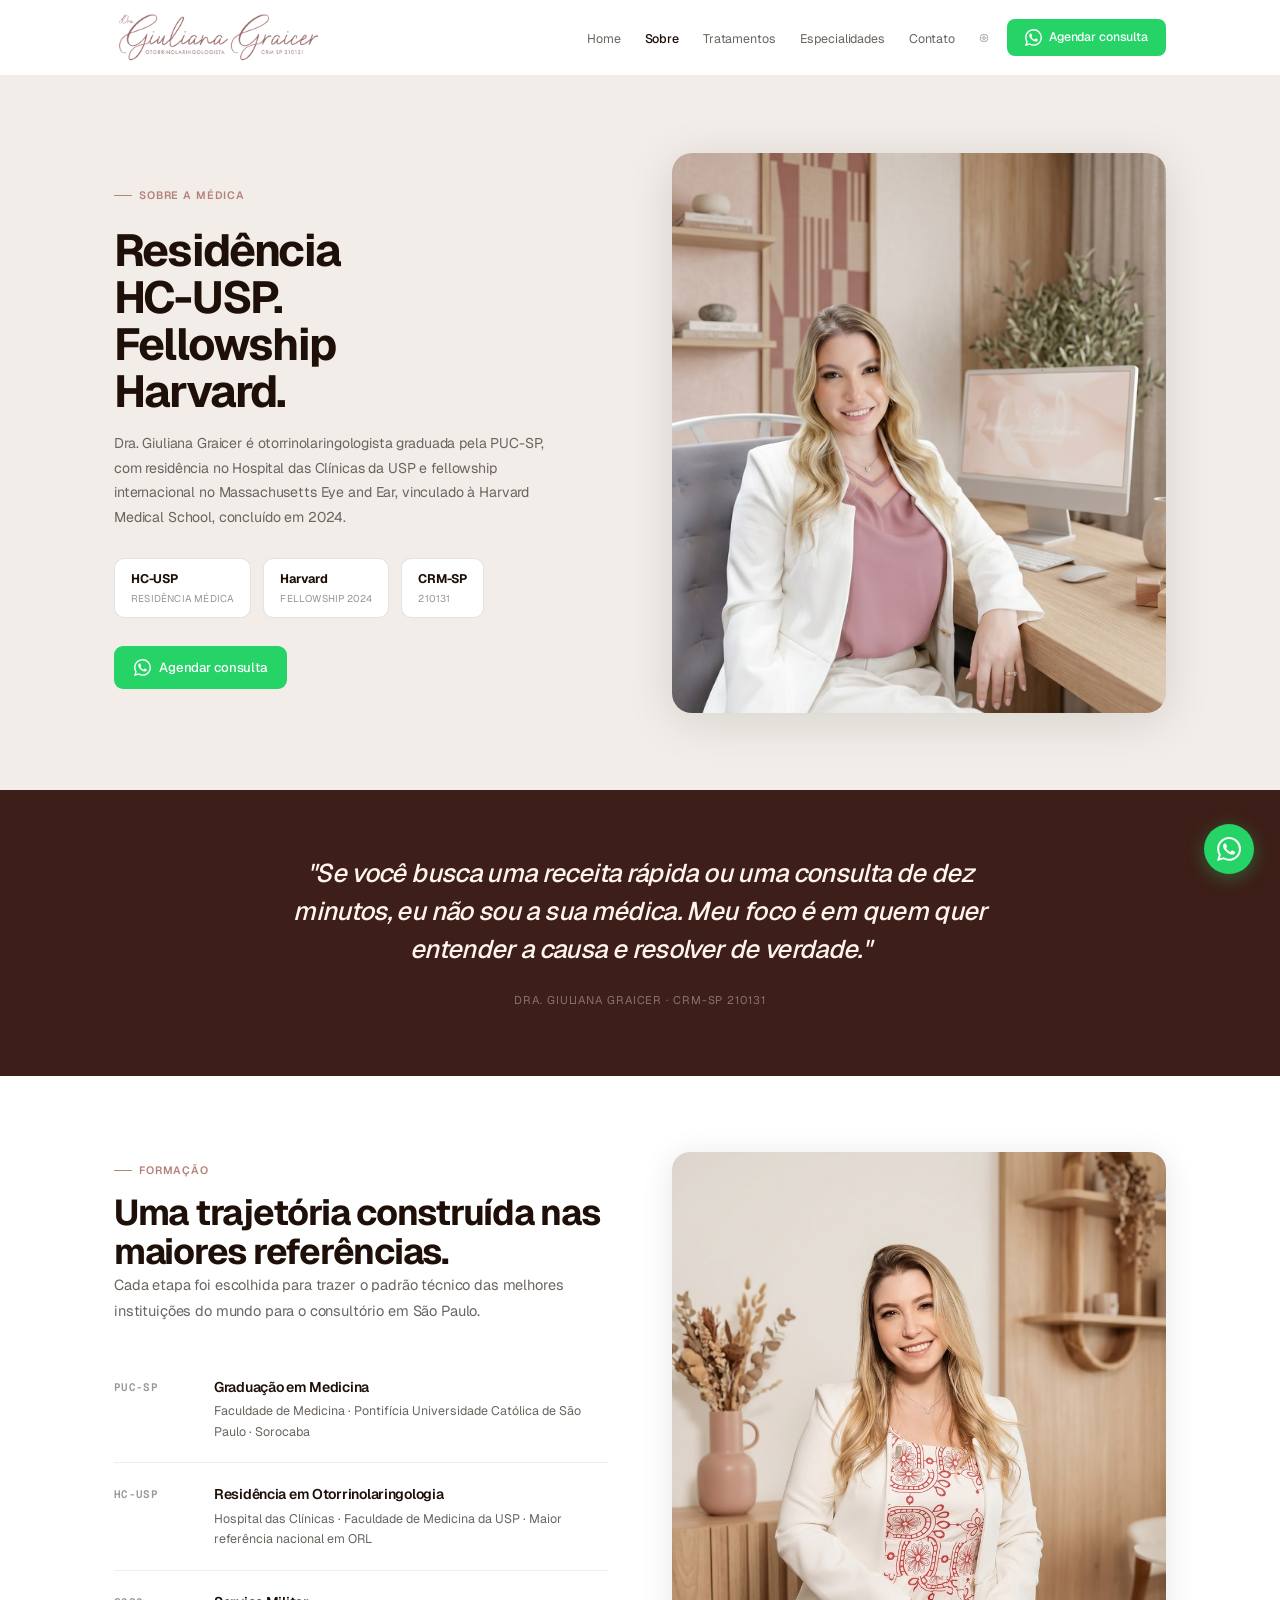
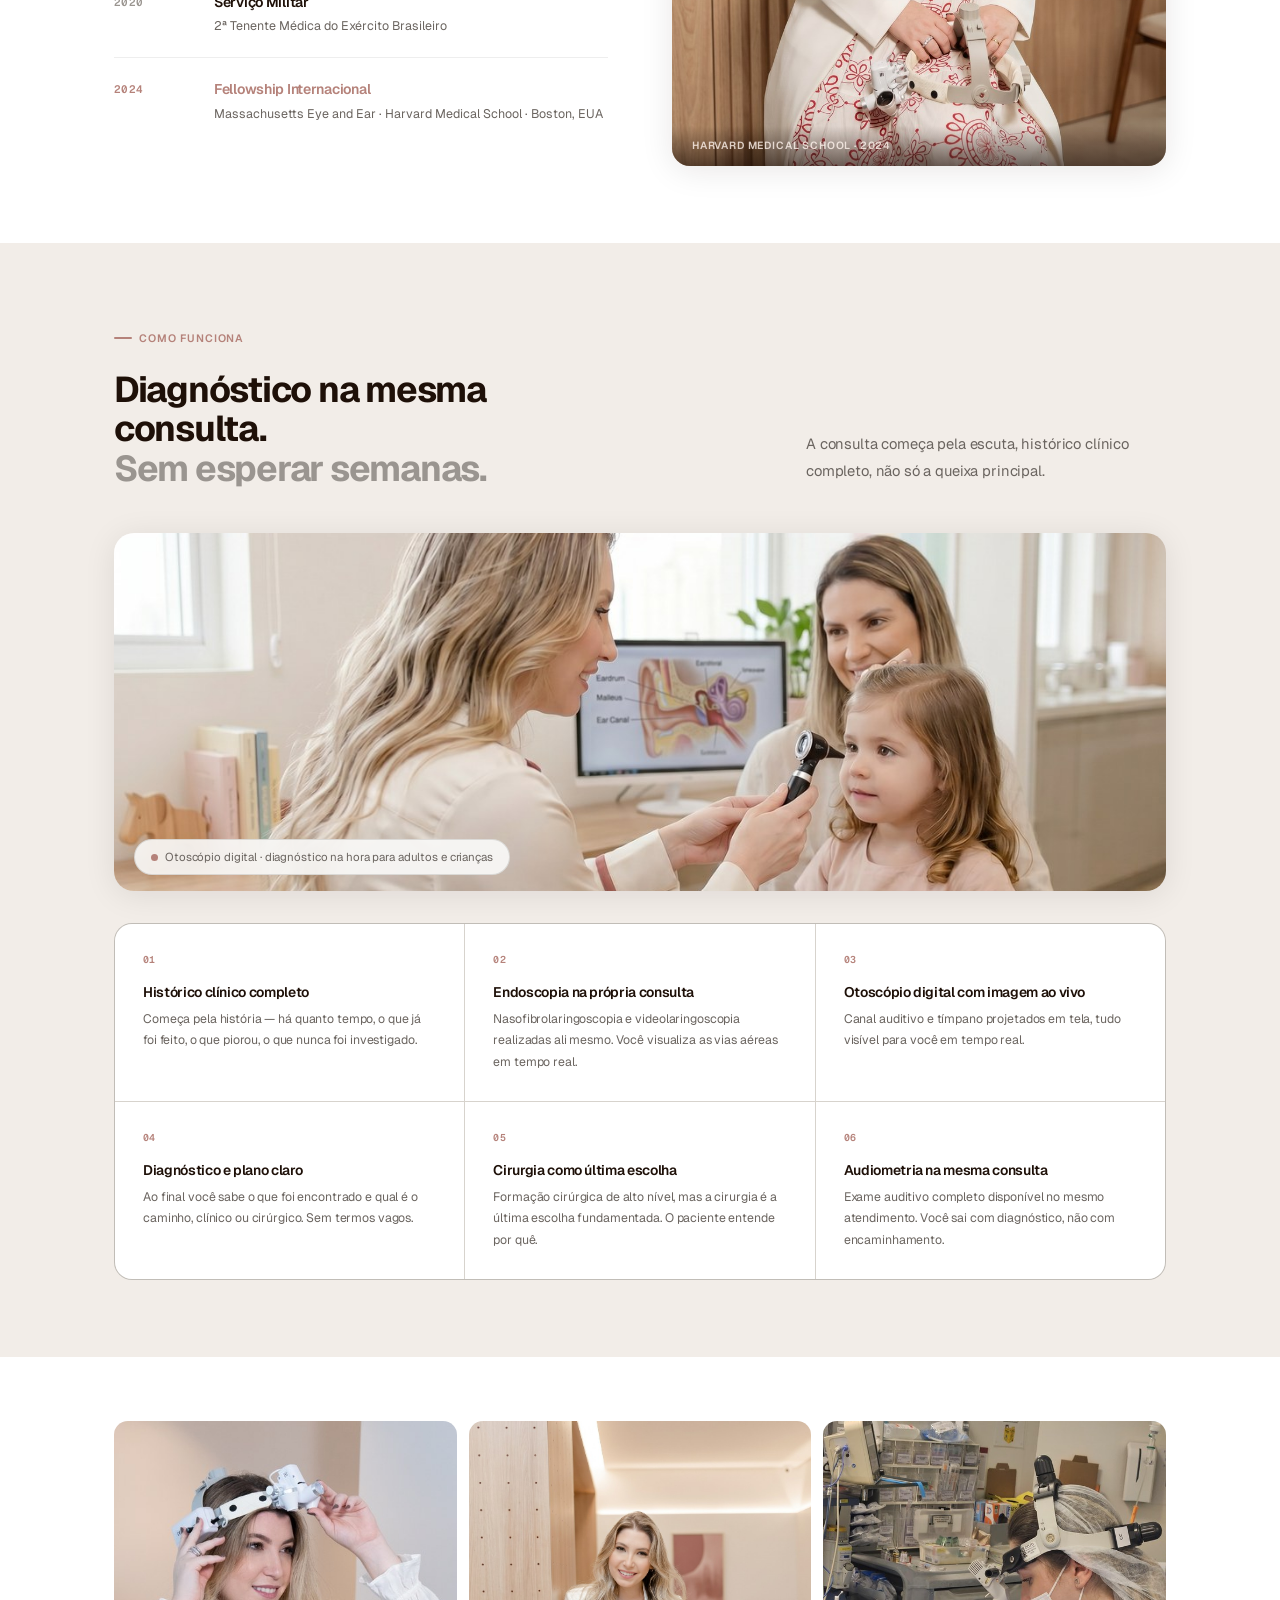
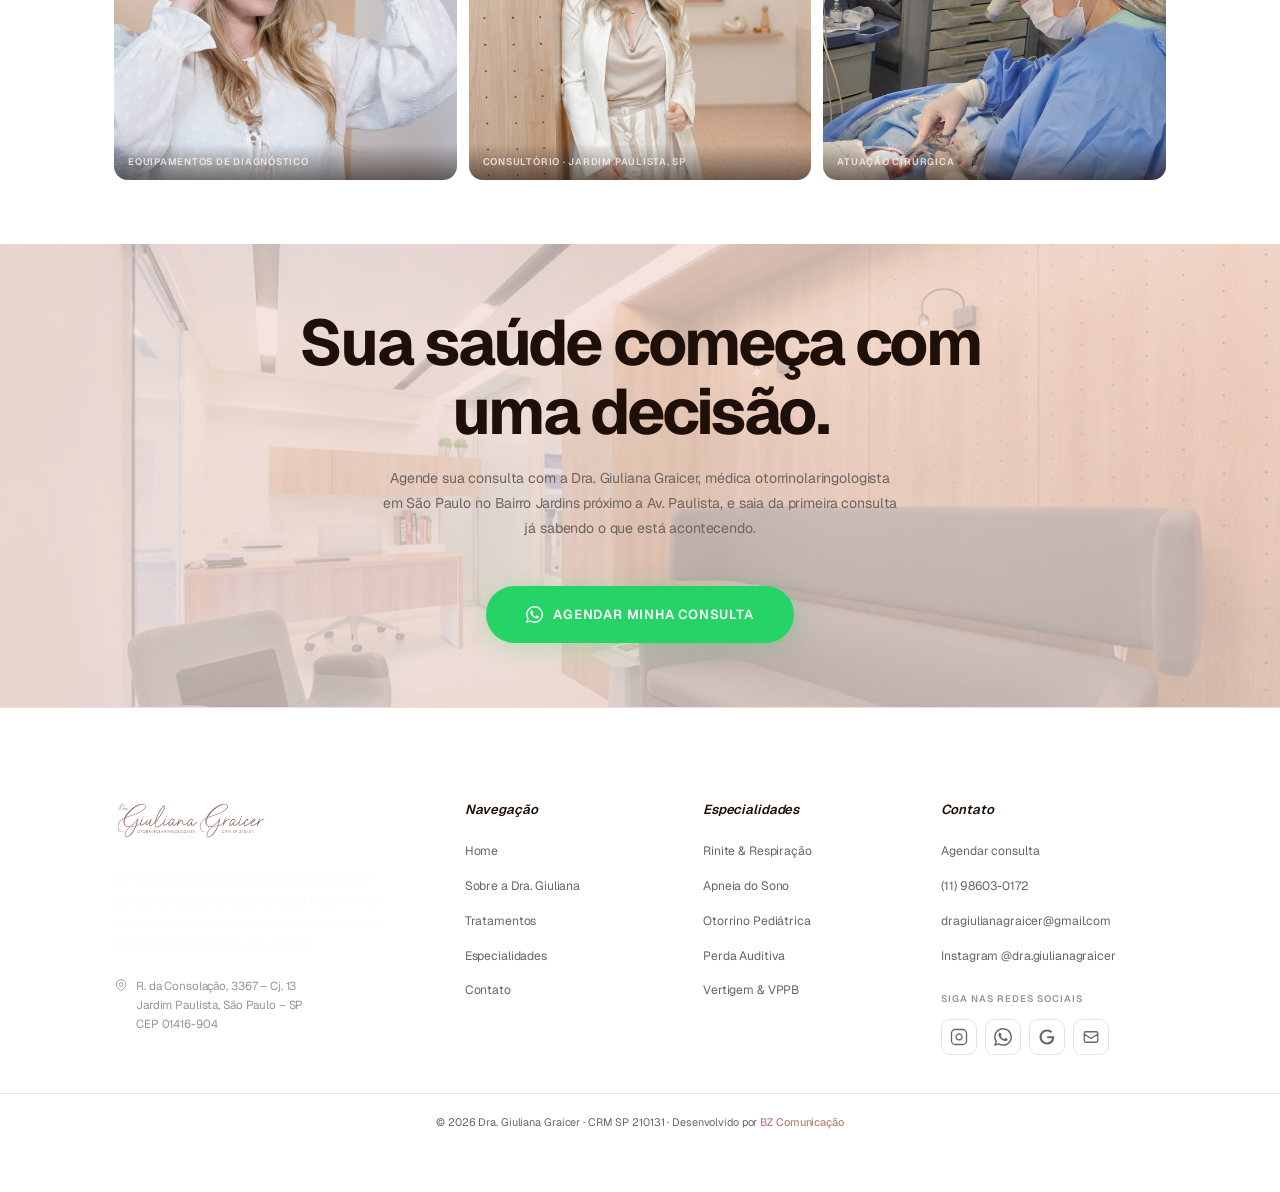
<file: sobre.html>
<!DOCTYPE html>
<html lang="pt-BR">
<head>
<title>Sobre a Dra. Giuliana Graicer | Otorrinolaringologista SP</title>
<meta name="description" content="Conheça a Dra. Giuliana Graicer — HC-USP, Fellowship Harvard 2024. Formação, filosofia clínica e como funciona a consulta.">
<meta charset="UTF-8">
<meta name="viewport" content="width=device-width, initial-scale=1.0">
<link rel="preconnect" href="https://fonts.googleapis.com">
<link rel="preconnect" href="https://fonts.gstatic.com" crossorigin>
<link href="https://fonts.googleapis.com/css2?family=Geist:wght@300;400;500;600;700&family=Geist+Mono:wght@400;500&display=swap" rel="stylesheet">
<link rel="stylesheet" href="style.css">
</head>
<body class="page-top"><nav id="nav"><div class="nav-inner"><a href="index.html" class="nav-logo"><img src="Ativo_1_2x.png" alt="Dra. Giuliana Graicer" id="logoImg"><span class="nav-logo-fallback" id="logoFallback" style="display:none">Dra. Giuliana Graicer</span></a><ul class="nav-links" id="navLinks"><li><a href="index.html">Home</a></li>
      <li><a href="sobre.html" class="active">Sobre</a></li>
      <li><a href="tratamentos.html">Tratamentos</a></li>
      <li><a href="especialidades.html">Especialidades</a></li>
      <li><a href="contato.html">Contato</a></li>
      <li><a href="https://www.instagram.com/dra.giulianagraicer/" target="_blank" class="nav-ig" aria-label="Instagram"><svg viewBox="0 0 24 24" fill="none" stroke="currentColor" stroke-width="1.75" style="width:18px;height:18px"><rect x="2" y="2" width="20" height="20" rx="5" ry="5"/><path d="M16 11.37A4 4 0 1112.63 8 4 4 0 0116 11.37z"/><line x1="17.5" y1="6.5" x2="17.51" y2="6.5"/></svg></a></li><li><a href="https://wa.me/5511986030172?text=Ol%C3%A1%2C%20gostaria%20de%20agendar%20uma%20consulta" target="_blank" class="nav-cta nav-wa"><svg viewBox="0 0 24 24" style="width:17px;height:17px;fill:#fff;flex-shrink:0"><path d="M17.472 14.382c-.297-.149-1.758-.867-2.03-.967-.273-.099-.471-.148-.67.15-.197.297-.767.966-.94 1.164-.173.199-.347.223-.644.075-.297-.15-1.255-.463-2.39-1.475-.883-.788-1.48-1.761-1.653-2.059-.173-.297-.018-.458.13-.606.134-.133.298-.347.446-.52.149-.174.198-.298.298-.497.099-.198.05-.371-.025-.52-.075-.149-.669-1.612-.916-2.207-.242-.579-.487-.5-.669-.51-.173-.008-.371-.01-.57-.01-.198 0-.52.074-.792.372-.272.297-1.04 1.016-1.04 2.479 0 1.462 1.065 2.875 1.213 3.074.149.198 2.096 3.2 5.077 4.487.709.306 1.262.489 1.694.625.712.227 1.36.195 1.871.118.571-.085 1.758-.719 2.006-1.413.248-.694.248-1.289.173-1.413-.074-.124-.272-.198-.57-.347m-5.421 7.403h-.004a9.87 9.87 0 01-5.031-1.378l-.361-.214-3.741.982.998-3.648-.235-.374a9.86 9.86 0 01-1.51-5.26c.001-5.45 4.436-9.884 9.888-9.884 2.64 0 5.122 1.03 6.988 2.898a9.825 9.825 0 012.893 6.994c-.003 5.45-4.437 9.884-9.885 9.884m8.413-18.297A11.815 11.815 0 0012.05 0C5.495 0 .16 5.335.157 11.892c0 2.096.547 4.142 1.588 5.945L.057 24l6.305-1.654a11.882 11.882 0 005.683 1.448h.005c6.554 0 11.89-5.335 11.893-11.893a11.821 11.821 0 00-3.48-8.413z"/></svg>Agendar consulta</a></li></ul><button class="hamburger" id="hamburger" aria-label="Menu"><span></span><span></span><span></span></button></div></nav>

<!-- HERO SOBRE -->
<section class="ip-hero section-sand">
  <div class="container">
    <div class="ip-hero-grid">
      <div class="ip-hero-text">
        <span class="tag rv">Sobre a médica</span>
        <h1 class="ip-hero-h1 rv d1">Residência<br>HC-USP.<br><span class="dim">Fellowship<br>Harvard.</span></h1>
        <p class="ip-hero-sub rv d2">Dra. Giuliana Graicer é otorrinolaringologista graduada pela PUC-SP, com residência no Hospital das Clínicas da USP e fellowship internacional no Massachusetts Eye and Ear, vinculado à Harvard Medical School, concluído em 2024.</p>
        <div class="ip-hero-badges rv d3">
          <div class="ip-badge"><span class="ip-badge-num">HC-USP</span><span class="ip-badge-label">Residência Médica</span></div>
          <div class="ip-badge"><span class="ip-badge-num">Harvard</span><span class="ip-badge-label">Fellowship 2024</span></div>
          <div class="ip-badge"><span class="ip-badge-num">CRM-SP</span><span class="ip-badge-label">210131</span></div>
        </div>
        <a href="https://wa.me/5511986030172?text=Ol%C3%A1%2C%20gostaria%20de%20agendar%20uma%20consulta" target="_blank" class="btn btn-wa rv d4"><svg viewBox="0 0 24 24" style="width:17px;height:17px;fill:#fff;flex-shrink:0"><path d="M17.472 14.382c-.297-.149-1.758-.867-2.03-.967-.273-.099-.471-.148-.67.15-.197.297-.767.966-.94 1.164-.173.199-.347.223-.644.075-.297-.15-1.255-.463-2.39-1.475-.883-.788-1.48-1.761-1.653-2.059-.173-.297-.018-.458.13-.606.134-.133.298-.347.446-.52.149-.174.198-.298.298-.497.099-.198.05-.371-.025-.52-.075-.149-.669-1.612-.916-2.207-.242-.579-.487-.5-.669-.51-.173-.008-.371-.01-.57-.01-.198 0-.52.074-.792.372-.272.297-1.04 1.016-1.04 2.479 0 1.462 1.065 2.875 1.213 3.074.149.198 2.096 3.2 5.077 4.487.709.306 1.262.489 1.694.625.712.227 1.36.195 1.871.118.571-.085 1.758-.719 2.006-1.413.248-.694.248-1.289.173-1.413-.074-.124-.272-.198-.57-.347m-5.421 7.403h-.004a9.87 9.87 0 01-5.031-1.378l-.361-.214-3.741.982.998-3.648-.235-.374a9.86 9.86 0 01-1.51-5.26c.001-5.45 4.436-9.884 9.888-9.884 2.64 0 5.122 1.03 6.988 2.898a9.825 9.825 0 012.893 6.994c-.003 5.45-4.437 9.884-9.885 9.884m8.413-18.297A11.815 11.815 0 0012.05 0C5.495 0 .16 5.335.157 11.892c0 2.096.547 4.142 1.588 5.945L.057 24l6.305-1.654a11.882 11.882 0 005.683 1.448h.005c6.554 0 11.89-5.335 11.893-11.893a11.821 11.821 0 00-3.48-8.413z"/></svg>Agendar consulta</a>
      </div>
      <div class="ip-hero-photo rv d1">
        <img src="dra-giu-1.jpg" alt="Dra. Giuliana Graicer no consultório">
      </div>
    </div>
  </div>
</section>

<!-- FILOSOFIA -->
<section class="ip-filosofia">
  <div class="container">
    <div class="ip-filosofia-inner rv">
      <p class="ip-filosofia-quote">"Se você busca uma receita rápida ou uma consulta de dez minutos, eu não sou a sua médica. Meu foco é em quem quer entender a causa e resolver de verdade."</p>
      <span class="ip-filosofia-attr">Dra. Giuliana Graicer · CRM-SP 210131</span>
    </div>
  </div>
</section>

<!-- FORMAÇÃO -->
<section class="ip-formacao section-white">
  <div class="container">
    <div class="ip-formacao-grid">
      <div class="ip-formacao-left">
        <span class="tag rv">Formação</span>
        <h2 class="s-title rv d1">Uma trajetória construída nas maiores referências.</h2>
        <p class="s-lead rv d2" style="margin-bottom:2rem">Cada etapa foi escolhida para trazer o padrão técnico das melhores instituições do mundo para o consultório em São Paulo.</p>
        <div class="ip-timeline rv d2">
          <div class="ip-tl"><div class="ip-tl-yr">PUC-SP</div><div class="ip-tl-body"><h4>Graduação em Medicina</h4><p>Faculdade de Medicina · Pontifícia Universidade Católica de São Paulo · Sorocaba</p></div></div>
          <div class="ip-tl"><div class="ip-tl-yr">HC-USP</div><div class="ip-tl-body"><h4>Residência em Otorrinolaringologia</h4><p>Hospital das Clínicas · Faculdade de Medicina da USP · Maior referência nacional em ORL</p></div></div>
          <div class="ip-tl"><div class="ip-tl-yr">2020</div><div class="ip-tl-body"><h4>Serviço Militar</h4><p>2ª Tenente Médica do Exército Brasileiro</p></div></div>
          <div class="ip-tl active"><div class="ip-tl-yr">2024</div><div class="ip-tl-body"><h4>Fellowship Internacional</h4><p>Massachusetts Eye and Ear · Harvard Medical School · Boston, EUA</p></div></div>
        </div>
      </div>
      <div class="ip-formacao-photo rv d1">
        <img src="dra-giu-5.jpg" alt="Dra. Giuliana Graicer com equipamento de diagnóstico">
        <div class="ip-formacao-note">Harvard Medical School · 2024</div>
      </div>
    </div>
  </div>
</section>

<!-- COMO FUNCIONA -->
<section id="como-funciona" class="ip-cf">
  <div class="container">

    <!-- Header -->
    <div class="cf-new-header">
      <div class="cf-new-header-left rv">
        <span class="tag">Como funciona</span>
        <h2 class="s-title" style="margin:0.6rem 0 0">Diagnóstico na mesma consulta.<br><span class="dim">Sem esperar semanas.</span></h2>
      </div>
      <p class="cf-new-header-right rv d1">A consulta começa pela escuta, histórico clínico completo, não só a queixa principal.</p>
    </div>

    <!-- Imagem full-width -->
    <div class="cf-new-img rv d2">
      <img src="svc-otoscopio.jpg" alt="Otoscópio digital com tela — Dra. Giuliana Graicer">
      <div class="cf-new-img-badge">
        <span class="cf-badge-dot"></span>Otoscópio digital · diagnóstico na hora para adultos e crianças
      </div>
    </div>

    <!-- 6 cards em grid 2x3 -->
    <div class="cf-new-grid">
        <div class="cf-new-card rv">
          <span class="cf-new-num">01</span>
          <h4>Histórico clínico completo</h4>
          <p>Começa pela história — há quanto tempo, o que já foi feito, o que piorou, o que nunca foi investigado.</p>
        </div>
        <div class="cf-new-card rv">
          <span class="cf-new-num">02</span>
          <h4>Endoscopia na própria consulta</h4>
          <p>Nasofibrolaringoscopia e videolaringoscopia realizadas ali mesmo. Você visualiza as vias aéreas em tempo real.</p>
        </div>
        <div class="cf-new-card rv">
          <span class="cf-new-num">03</span>
          <h4>Otoscópio digital com imagem ao vivo</h4>
          <p>Canal auditivo e tímpano projetados em tela, tudo visível para você em tempo real.</p>
        </div>
        <div class="cf-new-card rv">
          <span class="cf-new-num">04</span>
          <h4>Diagnóstico e plano claro</h4>
          <p>Ao final você sabe o que foi encontrado e qual é o caminho, clínico ou cirúrgico. Sem termos vagos.</p>
        </div>
        <div class="cf-new-card rv">
          <span class="cf-new-num">05</span>
          <h4>Cirurgia como última escolha</h4>
          <p>Formação cirúrgica de alto nível, mas a cirurgia é a última escolha fundamentada. O paciente entende por quê.</p>
        </div>
        <div class="cf-new-card rv">
          <span class="cf-new-num">06</span>
          <h4>Audiometria na mesma consulta</h4>
          <p>Exame auditivo completo disponível no mesmo atendimento. Você sai com diagnóstico, não com encaminhamento.</p>
        </div>
    </div>

  </div>
</section>


<!-- 3 FOTOS -->

<!-- 3 FOTOS -->
<section class="ip-photos section-white">
  <div class="container">
    <div class="ip-photos-grid">
      <div class="ip-photo rv"><img src="dra-foto1.jpg" alt="Dra. Giuliana com equipamento de diagnóstico"><span>Equipamentos de diagnóstico</span></div>
      <div class="ip-photo rv d1"><img src="dra-giu-horizontal.jpg" alt="Dra. Giuliana no consultório"><span>Consultório · Jardim Paulista, SP</span></div>
      <div class="ip-photo rv d2"><img src="dra-foto3.jpg" alt="Dra. Giuliana em cirurgia"><span>Atuação cirúrgica</span></div>
    </div>
  </div>
</section>

<!-- CTA -->
<section class="decisao-section">
  <div class="container">
    <h2 class="decisao-title rv">Sua saúde começa com uma decisão.</h2>
    <p class="decisao-desc rv d1">Agende sua consulta com a Dra. Giuliana Graicer, médica otorrinolaringologista em São Paulo no Bairro Jardins próximo a Av. Paulista, e saia da primeira consulta já sabendo o que está acontecendo.</p>
    <a href="https://wa.me/5511986030172?text=Ol%C3%A1%2C%20gostaria%20de%20agendar%20uma%20consulta" target="_blank" class="decisao-btn rv d2"><svg viewBox="0 0 24 24" style="width:17px;height:17px;fill:#fff;flex-shrink:0"><path d="M17.472 14.382c-.297-.149-1.758-.867-2.03-.967-.273-.099-.471-.148-.67.15-.197.297-.767.966-.94 1.164-.173.199-.347.223-.644.075-.297-.15-1.255-.463-2.39-1.475-.883-.788-1.48-1.761-1.653-2.059-.173-.297-.018-.458.13-.606.134-.133.298-.347.446-.52.149-.174.198-.298.298-.497.099-.198.05-.371-.025-.52-.075-.149-.669-1.612-.916-2.207-.242-.579-.487-.5-.669-.51-.173-.008-.371-.01-.57-.01-.198 0-.52.074-.792.372-.272.297-1.04 1.016-1.04 2.479 0 1.462 1.065 2.875 1.213 3.074.149.198 2.096 3.2 5.077 4.487.709.306 1.262.489 1.694.625.712.227 1.36.195 1.871.118.571-.085 1.758-.719 2.006-1.413.248-.694.248-1.289.173-1.413-.074-.124-.272-.198-.57-.347m-5.421 7.403h-.004a9.87 9.87 0 01-5.031-1.378l-.361-.214-3.741.982.998-3.648-.235-.374a9.86 9.86 0 01-1.51-5.26c.001-5.45 4.436-9.884 9.888-9.884 2.64 0 5.122 1.03 6.988 2.898a9.825 9.825 0 012.893 6.994c-.003 5.45-4.437 9.884-9.885 9.884m8.413-18.297A11.815 11.815 0 0012.05 0C5.495 0 .16 5.335.157 11.892c0 2.096.547 4.142 1.588 5.945L.057 24l6.305-1.654a11.882 11.882 0 005.683 1.448h.005c6.554 0 11.89-5.335 11.893-11.893a11.821 11.821 0 00-3.48-8.413z"/></svg>Agendar minha consulta</a>
  </div>
</section>
<footer class="footer-new">

  <!-- Linha principal -->
  <div class="fn-main">
    <div class="container">
      <div class="fn-grid">

        <!-- Col 1: Logo + tagline + endereço -->
        <div class="fn-col fn-col-brand">
          <div class="fn-logo">
            <img src="Ativo_1_2x.png" alt="Dra. Giuliana Graicer" id="footerLogo" style="height:44px;width:auto">
            <span id="footerFallback" style="display:none;font-size:0.9rem;font-weight:600;color:rgba(255,255,255,0.8)">Dra. Giuliana Graicer</span>
          </div>
          <p class="fn-tagline">O Fim do Sintoma Sem Resposta. Medicina de ponta, tecnologia de diagnóstico e tratamento direcionado à causa para adultos e crianças que merecem mais do que uma receita.</p>
          <div class="fn-address">
            <svg viewBox="0 0 24 24" fill="none" stroke="currentColor" stroke-width="1.5" style="width:14px;height:14px;flex-shrink:0;margin-top:2px"><path d="M17.657 16.657L13.414 20.9a2 2 0 01-2.827 0l-4.244-4.243a8 8 0 1111.314 0z"/><path d="M15 11a3 3 0 11-6 0 3 3 0 016 0z"/></svg>
            <span>R. da Consolação, 3367 – Cj. 13<br>Jardim Paulista, São Paulo – SP<br>CEP 01416-904</span>
          </div>
        </div>

        <!-- Col 2: Navegação -->
        <div class="fn-col">
          <h4 class="fn-col-title">Navegação</h4>
          <ul class="fn-links">
            <li><a href="index.html">Home</a></li>
            <li><a href="sobre.html">Sobre a Dra. Giuliana</a></li>
            <li><a href="tratamentos.html">Tratamentos</a></li>
            <li><a href="especialidades.html">Especialidades</a></li>
            <li><a href="contato.html">Contato</a></li>
          </ul>
        </div>

        <!-- Col 3: Especialidades -->
        <div class="fn-col">
          <h4 class="fn-col-title">Especialidades</h4>
          <ul class="fn-links">
            <li><a href="especialidades.html">Rinite &amp; Respiração</a></li>
            <li><a href="especialidades.html">Apneia do Sono</a></li>
            <li><a href="especialidades.html">Otorrino Pediátrica</a></li>
            <li><a href="especialidades.html">Perda Auditiva</a></li>
            <li><a href="especialidades.html">Vertigem &amp; VPPB</a></li>
          </ul>
        </div>

        <!-- Col 4: Contato + redes -->
        <div class="fn-col">
          <h4 class="fn-col-title">Contato</h4>
          <ul class="fn-links">
            <li><a href="https://wa.me/5511986030172?text=Ol%C3%A1%2C%20gostaria%20de%20agendar%20uma%20consulta" target="_blank">Agendar consulta</a></li>
            <li><a href="tel:+5511986030172">(11) 98603-0172</a></li>
            <li><a href="mailto:dragiulianagraicer@gmail.com">dragiulianagraicer@gmail.com</a></li>
            <li><a href="https://www.instagram.com/dra.giulianagraicer/" target="_blank">Instagram @dra.giulianagraicer</a></li>
          </ul>
          <div class="fn-social">
            <p class="fn-social-label">Siga nas redes sociais</p>
            <div class="fn-social-icons">
              <a href="https://www.instagram.com/dra.giulianagraicer/" target="_blank" aria-label="Instagram" class="fn-social-btn"><svg viewBox="0 0 24 24" fill="none" stroke="currentColor" stroke-width="1.75" style="width:18px;height:18px"><rect x="2" y="2" width="20" height="20" rx="5" ry="5"/><path d="M16 11.37A4 4 0 1112.63 8 4 4 0 0116 11.37z"/><line x1="17.5" y1="6.5" x2="17.51" y2="6.5"/></svg></a>
              <a href="https://wa.me/5511986030172?text=Ol%C3%A1%2C%20gostaria%20de%20agendar%20uma%20consulta" target="_blank" aria-label="WhatsApp" class="fn-social-btn"><svg viewBox="0 0 24 24" style="width:18px;height:18px;fill:currentColor"><path d="M17.472 14.382c-.297-.149-1.758-.867-2.03-.967-.273-.099-.471-.148-.67.15-.197.297-.767.966-.94 1.164-.173.199-.347.223-.644.075-.297-.15-1.255-.463-2.39-1.475-.883-.788-1.48-1.761-1.653-2.059-.173-.297-.018-.458.13-.606.134-.133.298-.347.446-.52.149-.174.198-.298.298-.497.099-.198.05-.371-.025-.52-.075-.149-.669-1.612-.916-2.207-.242-.579-.487-.5-.669-.51-.173-.008-.371-.01-.57-.01-.198 0-.52.074-.792.372-.272.297-1.04 1.016-1.04 2.479 0 1.462 1.065 2.875 1.213 3.074.149.198 2.096 3.2 5.077 4.487.709.306 1.262.489 1.694.625.712.227 1.36.195 1.871.118.571-.085 1.758-.719 2.006-1.413.248-.694.248-1.289.173-1.413-.074-.124-.272-.198-.57-.347m-5.421 7.403h-.004a9.87 9.87 0 01-5.031-1.378l-.361-.214-3.741.982.998-3.648-.235-.374a9.86 9.86 0 01-1.51-5.26c.001-5.45 4.436-9.884 9.888-9.884 2.64 0 5.122 1.03 6.988 2.898a9.825 9.825 0 012.893 6.994c-.003 5.45-4.437 9.884-9.885 9.884m8.413-18.297A11.815 11.815 0 0012.05 0C5.495 0 .16 5.335.157 11.892c0 2.096.547 4.142 1.588 5.945L.057 24l6.305-1.654a11.882 11.882 0 005.683 1.448h.005c6.554 0 11.89-5.335 11.893-11.893a11.821 11.821 0 00-3.48-8.413z"/></svg></a>
              <a href="https://www.google.com/search?sca_esv=dc3936d1c026acb1&sxsrf=ANbL-n5dKP6-ppMHJAHyGsPpJP0j6v9L8g:1781124717461&si=[base64]&q=Dra.+Giuliana+Graicer+-+Otorrinolaringologista+Coment%C3%A1rios&sa=X&ved=2ahUKEwjy09bQxv2UAxU8rJUCHZhiEn8Q0bkNegQIPxAH&biw=1920&bih=928&dpr=1" target="_blank" aria-label="Google Reviews" class="fn-social-btn"><svg viewBox="0 0 24 24" style="width:18px;height:18px" fill="currentColor"><path d="M21.35 11.1H12.18V13.83H18.69C18.36 17.64 15.19 19.27 12.19 19.27C8.36 19.27 5 16.25 5 12C5 7.9 8.2 4.73 12.2 4.73C15.29 4.73 17.1 6.7 17.1 6.7L19 4.72C19 4.72 16.56 2 12.1 2C6.42 2 2.03 6.8 2.03 12C2.03 17.05 6.16 22 12.21 22C17.6 22 21.5 18.33 21.5 12.91C21.5 11.76 21.35 11.1 21.35 11.1Z"/></svg></a>
              <a href="mailto:dragiulianagraicer@gmail.com" aria-label="E-mail" class="fn-social-btn"><svg viewBox="0 0 24 24" fill="none" stroke="currentColor" stroke-width="1.75" style="width:18px;height:18px"><path d="M3 8l7.89 5.26a2 2 0 002.22 0L21 8M5 19h14a2 2 0 002-2V7a2 2 0 00-2-2H5a2 2 0 00-2 2v10a2 2 0 002 2z"/></svg></a>
            </div>
          </div>
        </div>

      </div>
    </div>
  </div>

  <div class="fn-bottom">
    <div class="container">
      <div class="fn-bottom-inner" style="justify-content:center;text-align:center">
        <span style="color:var(--muted)">© 2026 Dra. Giuliana Graicer · CRM SP 210131 · Desenvolvido por <a href="https://bzcomunicacao.com.br" target="_blank" style="color:var(--rose);text-decoration:none;font-weight:500">BZ Comunicação</a></span>
      </div>
    </div>
  </div>

</footer><a class="wa" href="https://wa.me/5511986030172?text=Ol%C3%A1%2C%20gostaria%20de%20agendar%20uma%20consulta" target="_blank" aria-label="WhatsApp"><svg viewBox="0 0 24 24"><path d="M17.472 14.382c-.297-.149-1.758-.867-2.03-.967-.273-.099-.471-.148-.67.15-.197.297-.767.966-.94 1.164-.173.199-.347.223-.644.075-.297-.15-1.255-.463-2.39-1.475-.883-.788-1.48-1.761-1.653-2.059-.173-.297-.018-.458.13-.606.134-.133.298-.347.446-.52.149-.174.198-.298.298-.497.099-.198.05-.371-.025-.52-.075-.149-.669-1.612-.916-2.207-.242-.579-.487-.5-.669-.51-.173-.008-.371-.01-.57-.01-.198 0-.52.074-.792.372-.272.297-1.04 1.016-1.04 2.479 0 1.462 1.065 2.875 1.213 3.074.149.198 2.096 3.2 5.077 4.487.709.306 1.262.489 1.694.625.712.227 1.36.195 1.871.118.571-.085 1.758-.719 2.006-1.413.248-.694.248-1.289.173-1.413-.074-.124-.272-.198-.57-.347m-5.421 7.403h-.004a9.87 9.87 0 01-5.031-1.378l-.361-.214-3.741.982.998-3.648-.235-.374a9.86 9.86 0 01-1.51-5.26c.001-5.45 4.436-9.884 9.888-9.884 2.64 0 5.122 1.03 6.988 2.898a9.825 9.825 0 012.893 6.994c-.003 5.45-4.437 9.884-9.885 9.884m8.413-18.297A11.815 11.815 0 0012.05 0C5.495 0 .16 5.335.157 11.892c0 2.096.547 4.142 1.588 5.945L.057 24l6.305-1.654a11.882 11.882 0 005.683 1.448h.005c6.554 0 11.89-5.335 11.893-11.893a11.821 11.821 0 00-3.48-8.413z"/></svg></a><script>
document.getElementById('logoImg').onerror=function(){this.style.display='none';document.getElementById('logoFallback').style.display='block'};
document.getElementById('footerLogo').onerror=function(){this.style.display='none';document.getElementById('footerFallback').style.display='block'};
const ham=document.getElementById('hamburger'),nl=document.getElementById('navLinks');
ham.addEventListener('click',function(){nl.classList.toggle('open');const s=this.querySelectorAll('span');if(nl.classList.contains('open')){s[0].style.transform='rotate(45deg) translate(5px,5px)';s[1].style.opacity='0';s[2].style.transform='rotate(-45deg) translate(5px,-5px)'}else{s[0].style.transform='';s[1].style.opacity='';s[2].style.transform=''}});
nl.querySelectorAll('a').forEach(a=>a.addEventListener('click',()=>{nl.classList.remove('open');ham.querySelectorAll('span').forEach(s=>{s.style.transform='';s.style.opacity=''})}));
const obs=new IntersectionObserver(e=>{e.forEach(x=>{if(x.isIntersecting){x.target.classList.add('vis');obs.unobserve(x.target)}})},{threshold:0.09,rootMargin:'0px 0px -28px 0px'});
document.querySelectorAll('.rv').forEach(el=>obs.observe(el));
document.querySelectorAll('.hero-new .rv, .hero-left .rv').forEach((el,i)=>setTimeout(()=>el.classList.add('vis'),70+i*110));
window.addEventListener('scroll',()=>{document.getElementById('nav').style.boxShadow=window.scrollY>40?'0 1px 0 rgba(26,25,23,0.06)':'none'});

// Carousel O que fazemos (mobile)
(function(){
  const grid = document.querySelector('.svc2-grid');
  const dots = document.querySelectorAll('.svc2-dot');
  if(!grid || !dots.length) return;
  grid.addEventListener('scroll', ()=>{
    const idx = Math.round(grid.scrollLeft / (grid.clientWidth * 0.72));
    dots.forEach((d,i)=>d.classList.toggle('active', i===idx));
  }, {passive:true});
  dots.forEach((d,i)=>d.addEventListener('click',()=>{
    grid.scrollTo({left: i * (grid.clientWidth * 0.72 + 12), behavior:'smooth'});
  }));
})();

// Galeria slider
(function(){
  const slides = document.querySelectorAll('.gs-slide');
  const thumbs = document.querySelectorAll('.gs-thumb');
  const cap = document.getElementById('gsCap');
  const cnt = document.getElementById('gsCount');
  let cur = 0;
  function update(){
    slides.forEach((s,i)=>s.classList.toggle('active',i===cur));
    thumbs.forEach((t,i)=>t.classList.toggle('active',i===cur));
    if(cap) cap.textContent = slides[cur].dataset.cap||'';
    if(cnt) cnt.textContent = (cur+1)+' / '+slides.length;
  }
  function go(n,scroll){
    cur=(n+slides.length)%slides.length;
    update();
    if(scroll) thumbs[cur].scrollIntoView({behavior:'smooth',block:'nearest',inline:'center'});
  }
  document.getElementById('gsPrev')?.addEventListener('click',()=>go(cur-1,true));
  document.getElementById('gsNext')?.addEventListener('click',()=>go(cur+1,true));
  thumbs.forEach((t,i)=>t.addEventListener('click',()=>go(i,true)));
  setInterval(()=>go(cur+1,false),5000);
})();

</script>
</body></html>
</file>
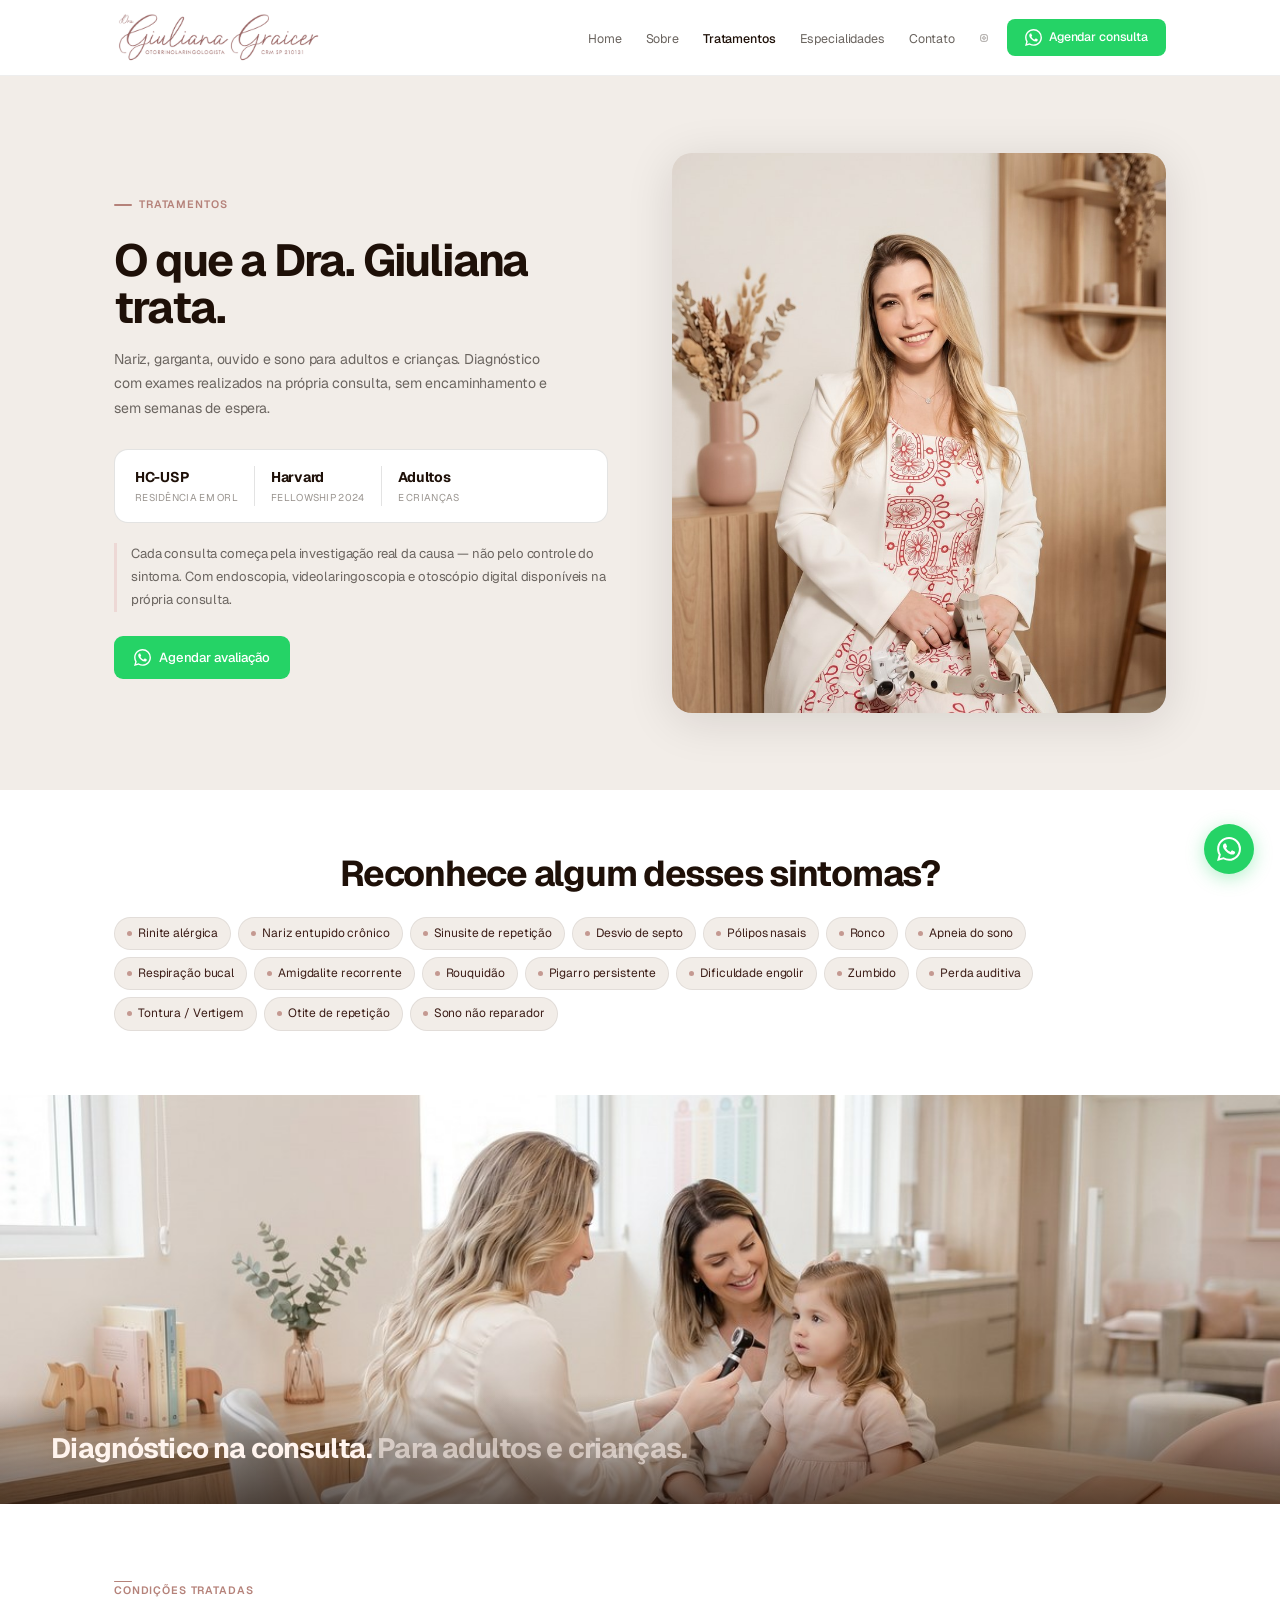
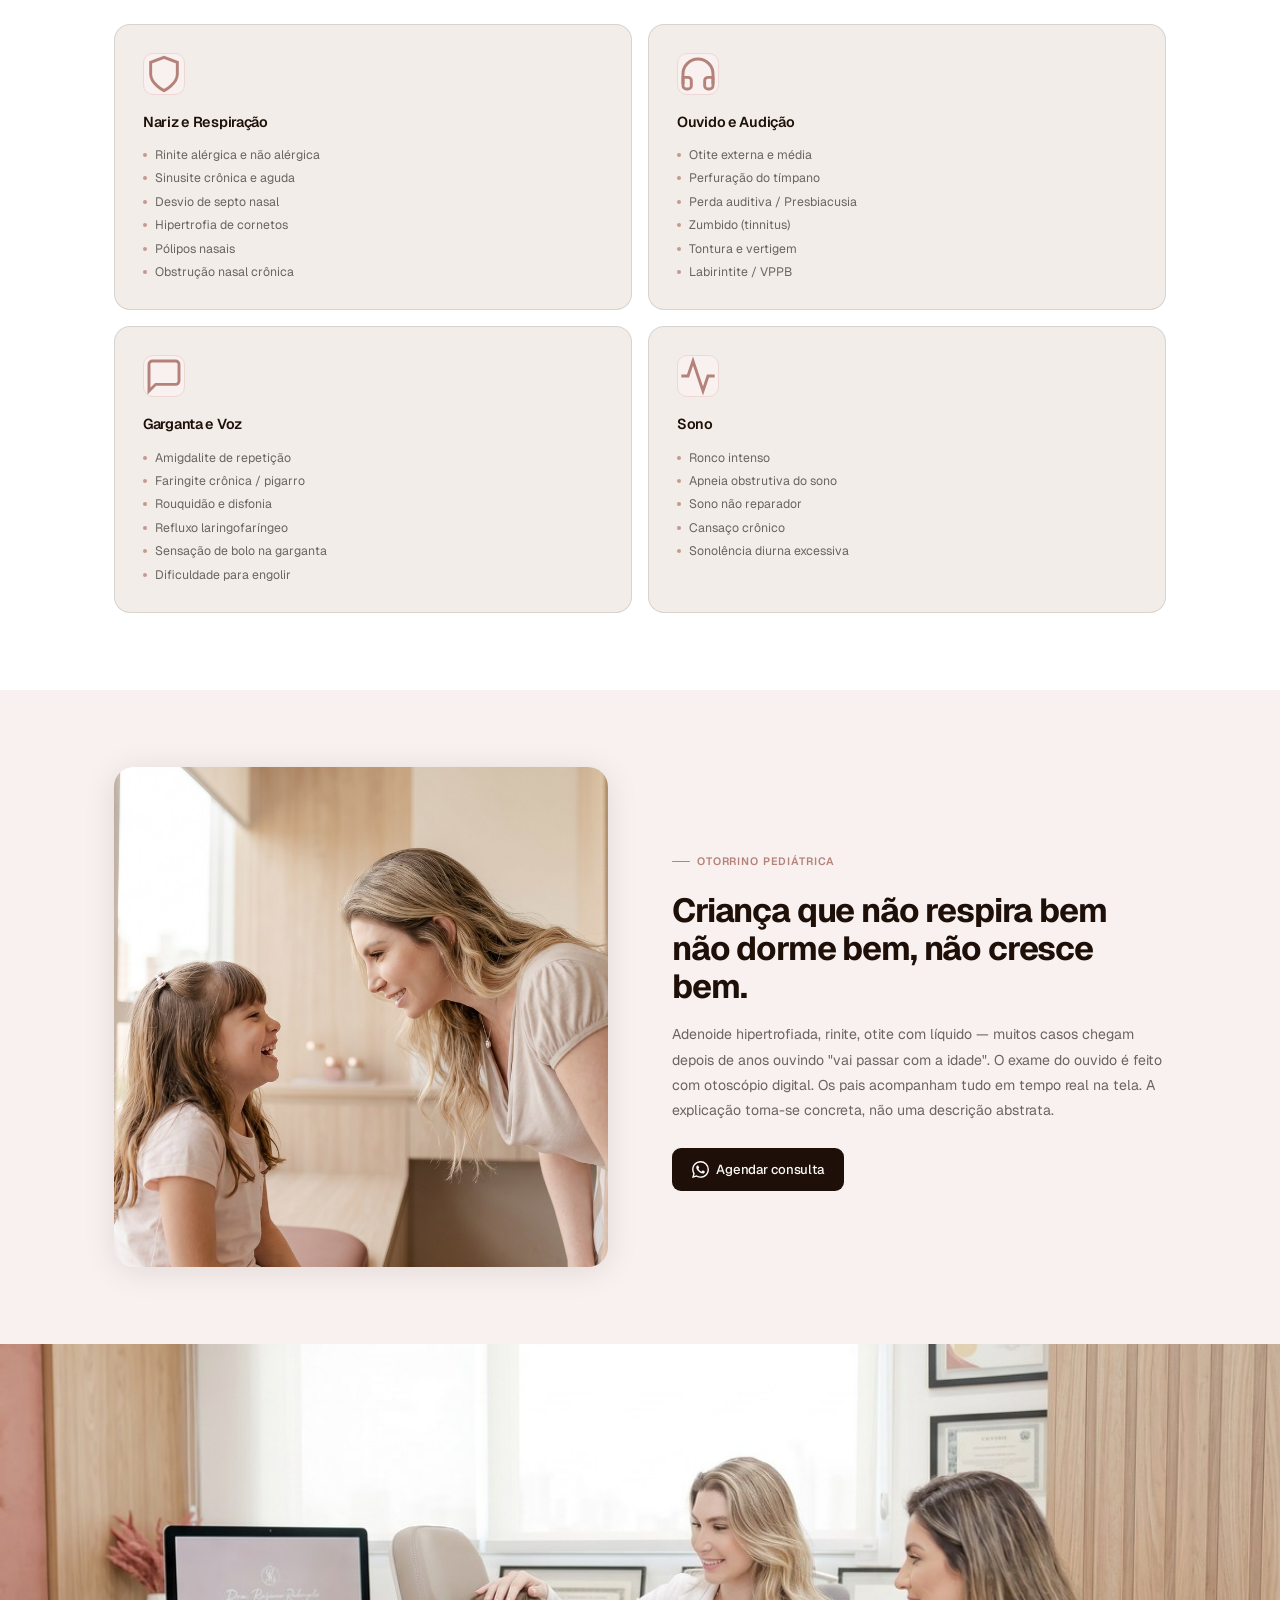
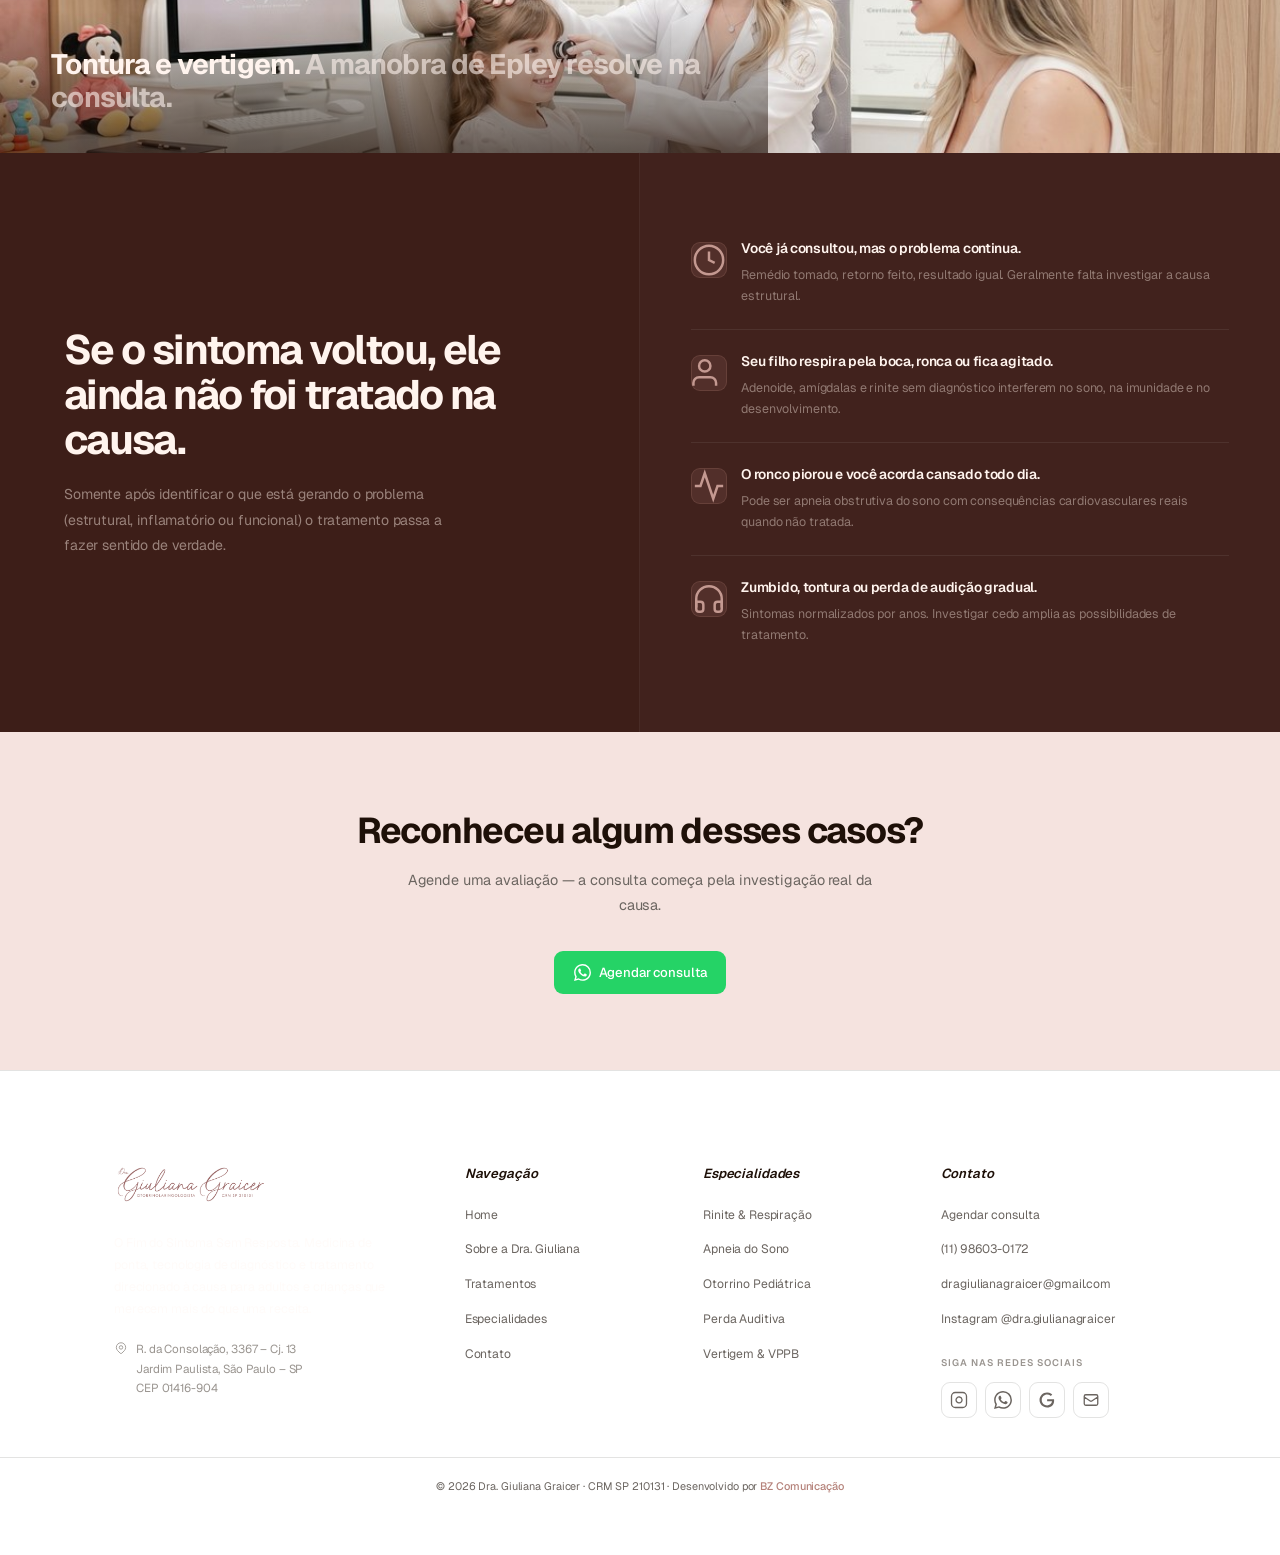
<file: tratamentos.html>
<!DOCTYPE html><html lang="pt-BR"><head><meta charset="UTF-8"><meta name="viewport" content="width=device-width, initial-scale=1.0"><title>Tratamentos | Dra. Giuliana Graicer</title><meta name="description" content="Rinite, apneia, otite, zumbido, vertigem e mais. Veja todas as condições tratadas pela Dra. Giuliana Graicer."><link rel="preconnect" href="https://fonts.googleapis.com"><link rel="preconnect" href="https://fonts.gstatic.com" crossorigin><link href="https://fonts.googleapis.com/css2?family=Geist:wght@300;400;500;600;700&family=Geist+Mono:wght@400;500&display=swap" rel="stylesheet"><link rel="stylesheet" href="style.css"></head><body class="page-top"><nav id="nav"><div class="nav-inner"><a href="index.html" class="nav-logo"><img src="Ativo_1_2x.png" alt="Dra. Giuliana Graicer" id="logoImg"><span class="nav-logo-fallback" id="logoFallback" style="display:none">Dra. Giuliana Graicer</span></a><ul class="nav-links" id="navLinks"><li><a href="index.html">Home</a></li>
<li><a href="sobre.html">Sobre</a></li>
<li><a href="tratamentos.html" class="active">Tratamentos</a></li>
<li><a href="especialidades.html">Especialidades</a></li>
<li><a href="contato.html">Contato</a></li>
<li><a href="https://www.instagram.com/dra.giulianagraicer/" target="_blank" class="nav-ig" aria-label="Instagram"><svg viewBox="0 0 24 24" fill="none" stroke="currentColor" stroke-width="1.75" style="width:18px;height:18px"><rect x="2" y="2" width="20" height="20" rx="5" ry="5"/><path d="M16 11.37A4 4 0 1112.63 8 4 4 0 0116 11.37z"/><line x1="17.5" y1="6.5" x2="17.51" y2="6.5"/></svg></a></li><li><a href="https://wa.me/5511986030172?text=Ol%C3%A1%2C%20gostaria%20de%20agendar%20uma%20consulta" target="_blank" class="nav-cta nav-wa"><svg viewBox="0 0 24 24" style="width:17px;height:17px;fill:#fff;flex-shrink:0"><path d="M17.472 14.382c-.297-.149-1.758-.867-2.03-.967-.273-.099-.471-.148-.67.15-.197.297-.767.966-.94 1.164-.173.199-.347.223-.644.075-.297-.15-1.255-.463-2.39-1.475-.883-.788-1.48-1.761-1.653-2.059-.173-.297-.018-.458.13-.606.134-.133.298-.347.446-.52.149-.174.198-.298.298-.497.099-.198.05-.371-.025-.52-.075-.149-.669-1.612-.916-2.207-.242-.579-.487-.5-.669-.51-.173-.008-.371-.01-.57-.01-.198 0-.52.074-.792.372-.272.297-1.04 1.016-1.04 2.479 0 1.462 1.065 2.875 1.213 3.074.149.198 2.096 3.2 5.077 4.487.709.306 1.262.489 1.694.625.712.227 1.36.195 1.871.118.571-.085 1.758-.719 2.006-1.413.248-.694.248-1.289.173-1.413-.074-.124-.272-.198-.57-.347m-5.421 7.403h-.004a9.87 9.87 0 01-5.031-1.378l-.361-.214-3.741.982.998-3.648-.235-.374a9.86 9.86 0 01-1.51-5.26c.001-5.45 4.436-9.884 9.888-9.884 2.64 0 5.122 1.03 6.988 2.898a9.825 9.825 0 012.893 6.994c-.003 5.45-4.437 9.884-9.885 9.884m8.413-18.297A11.815 11.815 0 0012.05 0C5.495 0 .16 5.335.157 11.892c0 2.096.547 4.142 1.588 5.945L.057 24l6.305-1.654a11.882 11.882 0 005.683 1.448h.005c6.554 0 11.89-5.335 11.893-11.893a11.821 11.821 0 00-3.48-8.413z"/></svg>Agendar consulta</a></li></ul><button class="hamburger" id="hamburger" aria-label="Menu"><span></span><span></span><span></span></button></div></nav>

<!-- HERO -->
<section class="ip-hero section-sand">
  <div class="container">
    <div class="ip-hero-grid">
      <div class="ip-hero-text">
        <span class="tag rv">Tratamentos</span>
        <h1 class="ip-hero-h1 rv d1">O que a Dra. Giuliana trata.</h1>
        <p class="ip-hero-sub rv d2">Nariz, garganta, ouvido e sono para adultos e crianças. Diagnóstico com exames realizados na própria consulta, sem encaminhamento e sem semanas de espera.</p>
        <div class="trat-hero-stats rv d2">
          <div class="th-stat">
            <span class="th-n">HC-USP</span>
            <span class="th-l">Residência em ORL</span>
          </div>
          <div class="th-stat">
            <span class="th-n">Harvard</span>
            <span class="th-l">Fellowship 2024</span>
          </div>
          <div class="th-stat">
            <span class="th-n">Adultos</span>
            <span class="th-l">e crianças</span>
          </div>
        </div>
        <p class="trat-hero-note rv d3">Cada consulta começa pela investigação real da causa — não pelo controle do sintoma. Com endoscopia, videolaringoscopia e otoscópio digital disponíveis na própria consulta.</p>
        <a href="https://wa.me/5511986030172?text=Ol%C3%A1%2C%20gostaria%20de%20agendar%20uma%20consulta" target="_blank" class="btn btn-wa rv d4"><svg viewBox="0 0 24 24" style="width:17px;height:17px;fill:#fff;flex-shrink:0"><path d="M17.472 14.382c-.297-.149-1.758-.867-2.03-.967-.273-.099-.471-.148-.67.15-.197.297-.767.966-.94 1.164-.173.199-.347.223-.644.075-.297-.15-1.255-.463-2.39-1.475-.883-.788-1.48-1.761-1.653-2.059-.173-.297-.018-.458.13-.606.134-.133.298-.347.446-.52.149-.174.198-.298.298-.497.099-.198.05-.371-.025-.52-.075-.149-.669-1.612-.916-2.207-.242-.579-.487-.5-.669-.51-.173-.008-.371-.01-.57-.01-.198 0-.52.074-.792.372-.272.297-1.04 1.016-1.04 2.479 0 1.462 1.065 2.875 1.213 3.074.149.198 2.096 3.2 5.077 4.487.709.306 1.262.489 1.694.625.712.227 1.36.195 1.871.118.571-.085 1.758-.719 2.006-1.413.248-.694.248-1.289.173-1.413-.074-.124-.272-.198-.57-.347m-5.421 7.403h-.004a9.87 9.87 0 01-5.031-1.378l-.361-.214-3.741.982.998-3.648-.235-.374a9.86 9.86 0 01-1.51-5.26c.001-5.45 4.436-9.884 9.888-9.884 2.64 0 5.122 1.03 6.988 2.898a9.825 9.825 0 012.893 6.994c-.003 5.45-4.437 9.884-9.885 9.884m8.413-18.297A11.815 11.815 0 0012.05 0C5.495 0 .16 5.335.157 11.892c0 2.096.547 4.142 1.588 5.945L.057 24l6.305-1.654a11.882 11.882 0 005.683 1.448h.005c6.554 0 11.89-5.335 11.893-11.893a11.821 11.821 0 00-3.48-8.413z"/></svg>Agendar avaliação</a>
      </div>
      <div class="ip-hero-photo rv d1">
        <img src="dra-giu-5.jpg" alt="Dra. Giuliana Graicer com equipamento de diagnóstico">
      </div>
    </div>
  </div>
</section>

<!-- SINTOMAS — chips -->
<section class="ip-chips-section section-white">
  <div class="container">
    <h2 class="s-title rv" style="margin-bottom:1.5rem;text-align:center">Reconhece algum desses sintomas?</h2>
    <div class="chip-grid rv d1">
      <span class="chip">Rinite alérgica</span><span class="chip">Nariz entupido crônico</span><span class="chip">Sinusite de repetição</span><span class="chip">Desvio de septo</span><span class="chip">Pólipos nasais</span><span class="chip">Ronco</span><span class="chip">Apneia do sono</span><span class="chip">Respiração bucal</span><span class="chip">Amigdalite recorrente</span><span class="chip">Rouquidão</span><span class="chip">Pigarro persistente</span><span class="chip">Dificuldade engolir</span><span class="chip">Zumbido</span><span class="chip">Perda auditiva</span><span class="chip">Tontura / Vertigem</span><span class="chip">Otite de repetição</span><span class="chip">Sono não reparador</span>
    </div>
  </div>
</section>

<!-- IMAGEM FULL — ENDOSCOPIA -->
<div class="trat-full-img rv">
  <img src="dra-giu-7.jpg" alt="Dra. Giuliana atendendo paciente com mãe">
  <div class="tfi-overlay">
    <p>Diagnóstico na consulta. <span>Para adultos e crianças.</span></p>
  </div>
</div>

<!-- CONDIÇÕES -->
<section class="ip-cond-section section-white">
  <div class="container">
    <span class="tag rv" style="margin-bottom:1rem;display:block">Condições tratadas</span>
    <div class="ip-cond-grid">
      <div class="ip-cond-card rv">
        <div class="ip-cond-icon"><svg viewBox="0 0 24 24" fill="none" stroke="currentColor" stroke-width="1.75"><path d="M12 22s8-4 8-10V5l-8-3-8 3v7c0 6 8 10 8 10z"/></svg></div>
        <h3>Nariz e Respiração</h3>
        <ul><li>Rinite alérgica e não alérgica</li><li>Sinusite crônica e aguda</li><li>Desvio de septo nasal</li><li>Hipertrofia de cornetos</li><li>Pólipos nasais</li><li>Obstrução nasal crônica</li></ul>
      </div>
      <div class="ip-cond-card rv d1">
        <div class="ip-cond-icon"><svg viewBox="0 0 24 24" fill="none" stroke="currentColor" stroke-width="1.75"><path d="M3 18v-6a9 9 0 0118 0v6"/><path d="M21 19a2 2 0 01-2 2h-1a2 2 0 01-2-2v-3a2 2 0 012-2h3zM3 19a2 2 0 002 2h1a2 2 0 002-2v-3a2 2 0 00-2-2H3z"/></svg></div>
        <h3>Ouvido e Audição</h3>
        <ul><li>Otite externa e média</li><li>Perfuração do tímpano</li><li>Perda auditiva / Presbiacusia</li><li>Zumbido (tinnitus)</li><li>Tontura e vertigem</li><li>Labirintite / VPPB</li></ul>
      </div>
      <div class="ip-cond-card rv d2">
        <div class="ip-cond-icon"><svg viewBox="0 0 24 24" fill="none" stroke="currentColor" stroke-width="1.75"><path d="M21 15a2 2 0 01-2 2H7l-4 4V5a2 2 0 012-2h14a2 2 0 012 2z"/></svg></div>
        <h3>Garganta e Voz</h3>
        <ul><li>Amigdalite de repetição</li><li>Faringite crônica / pigarro</li><li>Rouquidão e disfonia</li><li>Refluxo laringofaríngeo</li><li>Sensação de bolo na garganta</li><li>Dificuldade para engolir</li></ul>
      </div>
      <div class="ip-cond-card rv d3">
        <div class="ip-cond-icon"><svg viewBox="0 0 24 24" fill="none" stroke="currentColor" stroke-width="1.75"><path d="M22 12h-4l-3 9L9 3l-3 9H2"/></svg></div>
        <h3>Sono</h3>
        <ul><li>Ronco intenso</li><li>Apneia obstrutiva do sono</li><li>Sono não reparador</li><li>Cansaço crônico</li><li>Sonolência diurna excessiva</li></ul>
      </div>
    </div>
  </div>
</section>

<!-- DESTAQUE PEDIÁTRICA -->
<section class="ip-destaque">
  <div class="container">
    <div class="ip-destaque-grid">
      <div class="ip-destaque-photo rv">
        <img src="svc-pediatrica.jpg" alt="Otorrino pediátrica — atendimento com criança e mãe">
      </div>
      <div class="ip-destaque-text rv d1">
        <span class="tag">Otorrino Pediátrica</span>
        <h2>Criança que não respira bem não dorme bem, não cresce bem.</h2>
        <p>Adenoide hipertrofiada, rinite, otite com líquido — muitos casos chegam depois de anos ouvindo "vai passar com a idade". O exame do ouvido é feito com otoscópio digital. Os pais acompanham tudo em tempo real na tela. A explicação torna-se concreta, não uma descrição abstrata.</p>
        <a href="https://wa.me/5511986030172?text=Ol%C3%A1%2C%20gostaria%20de%20agendar%20uma%20consulta" target="_blank" class="btn btn-dark"><svg viewBox="0 0 24 24" style="width:17px;height:17px;fill:#fff;flex-shrink:0"><path d="M17.472 14.382c-.297-.149-1.758-.867-2.03-.967-.273-.099-.471-.148-.67.15-.197.297-.767.966-.94 1.164-.173.199-.347.223-.644.075-.297-.15-1.255-.463-2.39-1.475-.883-.788-1.48-1.761-1.653-2.059-.173-.297-.018-.458.13-.606.134-.133.298-.347.446-.52.149-.174.198-.298.298-.497.099-.198.05-.371-.025-.52-.075-.149-.669-1.612-.916-2.207-.242-.579-.487-.5-.669-.51-.173-.008-.371-.01-.57-.01-.198 0-.52.074-.792.372-.272.297-1.04 1.016-1.04 2.479 0 1.462 1.065 2.875 1.213 3.074.149.198 2.096 3.2 5.077 4.487.709.306 1.262.489 1.694.625.712.227 1.36.195 1.871.118.571-.085 1.758-.719 2.006-1.413.248-.694.248-1.289.173-1.413-.074-.124-.272-.198-.57-.347m-5.421 7.403h-.004a9.87 9.87 0 01-5.031-1.378l-.361-.214-3.741.982.998-3.648-.235-.374a9.86 9.86 0 01-1.51-5.26c.001-5.45 4.436-9.884 9.888-9.884 2.64 0 5.122 1.03 6.988 2.898a9.825 9.825 0 012.893 6.994c-.003 5.45-4.437 9.884-9.885 9.884m8.413-18.297A11.815 11.815 0 0012.05 0C5.495 0 .16 5.335.157 11.892c0 2.096.547 4.142 1.588 5.945L.057 24l6.305-1.654a11.882 11.882 0 005.683 1.448h.005c6.554 0 11.89-5.335 11.893-11.893a11.821 11.821 0 00-3.48-8.413z"/></svg>Agendar consulta</a>
      </div>
    </div>
  </div>
</section>

<!-- IMAGEM VPPB -->
<div class="trat-full-img rv">
  <img src="svc-vppb.jpg" alt="Vertigem VPPB — manobra de Epley">
  <div class="tfi-overlay left">
    <p>Tontura e vertigem. <span>A manobra de Epley resolve na consulta.</span></p>
  </div>
</div>

<!-- SITUAÇÕES -->
<section class="sint-section">
  <div class="sint-inner">
    <div class="sint-left">
      <h2 class="sint-headline rv">Se o sintoma voltou, ele ainda não foi tratado na causa.</h2>
      <p class="sint-body rv d1">Somente após identificar o que está gerando o problema (estrutural, inflamatório ou funcional) o tratamento passa a fazer sentido de verdade.</p>
    </div>
    <div class="sint-right">
      <div class="sint-card rv"><div class="sint-icon"><svg viewBox="0 0 24 24" fill="none" stroke="currentColor" stroke-width="1.75"><circle cx="12" cy="12" r="10"/><polyline points="12 6 12 12 16 14"/></svg></div><div><h4 class="sint-title">Você já consultou, mas o problema continua.</h4><p class="sint-desc">Remédio tomado, retorno feito, resultado igual. Geralmente falta investigar a causa estrutural.</p></div></div>
      <div class="sint-card rv d1"><div class="sint-icon"><svg viewBox="0 0 24 24" fill="none" stroke="currentColor" stroke-width="1.75"><path d="M17 21v-2a4 4 0 00-4-4H5a4 4 0 00-4 4v2"/><circle cx="9" cy="7" r="4"/></svg></div><div><h4 class="sint-title">Seu filho respira pela boca, ronca ou fica agitado.</h4><p class="sint-desc">Adenoide, amígdalas e rinite sem diagnóstico interferem no sono, na imunidade e no desenvolvimento.</p></div></div>
      <div class="sint-card rv d2"><div class="sint-icon"><svg viewBox="0 0 24 24" fill="none" stroke="currentColor" stroke-width="1.75"><path d="M22 12h-4l-3 9L9 3l-3 9H2"/></svg></div><div><h4 class="sint-title">O ronco piorou e você acorda cansado todo dia.</h4><p class="sint-desc">Pode ser apneia obstrutiva do sono com consequências cardiovasculares reais quando não tratada.</p></div></div>
      <div class="sint-card rv d3"><div class="sint-icon"><svg viewBox="0 0 24 24" fill="none" stroke="currentColor" stroke-width="1.75"><path d="M3 18v-6a9 9 0 0118 0v6"/><path d="M21 19a2 2 0 01-2 2h-1a2 2 0 01-2-2v-3a2 2 0 012-2h3zM3 19a2 2 0 002 2h1a2 2 0 002-2v-3a2 2 0 00-2-2H3z"/></svg></div><div><h4 class="sint-title">Zumbido, tontura ou perda de audição gradual.</h4><p class="sint-desc">Sintomas normalizados por anos. Investigar cedo amplia as possibilidades de tratamento.</p></div></div>
    </div>
  </div>
</section>

<!-- CTA -->
<section class="cta-rose-section">
  <div class="container">
    <h2 class="cta-rose-title rv">Reconheceu algum desses casos?</h2>
    <p class="cta-rose-sub rv d1">Agende uma avaliação — a consulta começa pela investigação real da causa.</p>
    <div class="rv d2"><a href="https://wa.me/5511986030172?text=Ol%C3%A1%2C%20gostaria%20de%20agendar%20uma%20consulta" target="_blank" class="btn btn-wa"><svg viewBox="0 0 24 24" style="width:17px;height:17px;fill:#fff;flex-shrink:0"><path d="M17.472 14.382c-.297-.149-1.758-.867-2.03-.967-.273-.099-.471-.148-.67.15-.197.297-.767.966-.94 1.164-.173.199-.347.223-.644.075-.297-.15-1.255-.463-2.39-1.475-.883-.788-1.48-1.761-1.653-2.059-.173-.297-.018-.458.13-.606.134-.133.298-.347.446-.52.149-.174.198-.298.298-.497.099-.198.05-.371-.025-.52-.075-.149-.669-1.612-.916-2.207-.242-.579-.487-.5-.669-.51-.173-.008-.371-.01-.57-.01-.198 0-.52.074-.792.372-.272.297-1.04 1.016-1.04 2.479 0 1.462 1.065 2.875 1.213 3.074.149.198 2.096 3.2 5.077 4.487.709.306 1.262.489 1.694.625.712.227 1.36.195 1.871.118.571-.085 1.758-.719 2.006-1.413.248-.694.248-1.289.173-1.413-.074-.124-.272-.198-.57-.347m-5.421 7.403h-.004a9.87 9.87 0 01-5.031-1.378l-.361-.214-3.741.982.998-3.648-.235-.374a9.86 9.86 0 01-1.51-5.26c.001-5.45 4.436-9.884 9.888-9.884 2.64 0 5.122 1.03 6.988 2.898a9.825 9.825 0 012.893 6.994c-.003 5.45-4.437 9.884-9.885 9.884m8.413-18.297A11.815 11.815 0 0012.05 0C5.495 0 .16 5.335.157 11.892c0 2.096.547 4.142 1.588 5.945L.057 24l6.305-1.654a11.882 11.882 0 005.683 1.448h.005c6.554 0 11.89-5.335 11.893-11.893a11.821 11.821 0 00-3.48-8.413z"/></svg>Agendar consulta</a></div>
  </div>
</section>
<footer class="footer-new">

  <!-- Linha principal -->
  <div class="fn-main">
    <div class="container">
      <div class="fn-grid">

        <!-- Col 1: Logo + tagline + endereço -->
        <div class="fn-col fn-col-brand">
          <div class="fn-logo">
            <img src="Ativo_1_2x.png" alt="Dra. Giuliana Graicer" id="footerLogo" style="height:44px;width:auto">
            <span id="footerFallback" style="display:none;font-size:0.9rem;font-weight:600;color:rgba(255,255,255,0.8)">Dra. Giuliana Graicer</span>
          </div>
          <p class="fn-tagline">O Fim do Sintoma Sem Resposta. Medicina de ponta, tecnologia de diagnóstico e tratamento direcionado à causa para adultos e crianças que merecem mais do que uma receita.</p>
          <div class="fn-address">
            <svg viewBox="0 0 24 24" fill="none" stroke="currentColor" stroke-width="1.5" style="width:14px;height:14px;flex-shrink:0;margin-top:2px"><path d="M17.657 16.657L13.414 20.9a2 2 0 01-2.827 0l-4.244-4.243a8 8 0 1111.314 0z"/><path d="M15 11a3 3 0 11-6 0 3 3 0 016 0z"/></svg>
            <span>R. da Consolação, 3367 – Cj. 13<br>Jardim Paulista, São Paulo – SP<br>CEP 01416-904</span>
          </div>
        </div>

        <!-- Col 2: Navegação -->
        <div class="fn-col">
          <h4 class="fn-col-title">Navegação</h4>
          <ul class="fn-links">
            <li><a href="index.html">Home</a></li>
            <li><a href="sobre.html">Sobre a Dra. Giuliana</a></li>
            <li><a href="tratamentos.html">Tratamentos</a></li>
            <li><a href="especialidades.html">Especialidades</a></li>
            <li><a href="contato.html">Contato</a></li>
          </ul>
        </div>

        <!-- Col 3: Especialidades -->
        <div class="fn-col">
          <h4 class="fn-col-title">Especialidades</h4>
          <ul class="fn-links">
            <li><a href="especialidades.html">Rinite &amp; Respiração</a></li>
            <li><a href="especialidades.html">Apneia do Sono</a></li>
            <li><a href="especialidades.html">Otorrino Pediátrica</a></li>
            <li><a href="especialidades.html">Perda Auditiva</a></li>
            <li><a href="especialidades.html">Vertigem &amp; VPPB</a></li>
          </ul>
        </div>

        <!-- Col 4: Contato + redes -->
        <div class="fn-col">
          <h4 class="fn-col-title">Contato</h4>
          <ul class="fn-links">
            <li><a href="https://wa.me/5511986030172?text=Ol%C3%A1%2C%20gostaria%20de%20agendar%20uma%20consulta" target="_blank">Agendar consulta</a></li>
            <li><a href="tel:+5511986030172">(11) 98603-0172</a></li>
            <li><a href="mailto:dragiulianagraicer@gmail.com">dragiulianagraicer@gmail.com</a></li>
            <li><a href="https://www.instagram.com/dra.giulianagraicer/" target="_blank">Instagram @dra.giulianagraicer</a></li>
          </ul>
          <div class="fn-social">
            <p class="fn-social-label">Siga nas redes sociais</p>
            <div class="fn-social-icons">
              <a href="https://www.instagram.com/dra.giulianagraicer/" target="_blank" aria-label="Instagram" class="fn-social-btn"><svg viewBox="0 0 24 24" fill="none" stroke="currentColor" stroke-width="1.75" style="width:18px;height:18px"><rect x="2" y="2" width="20" height="20" rx="5" ry="5"/><path d="M16 11.37A4 4 0 1112.63 8 4 4 0 0116 11.37z"/><line x1="17.5" y1="6.5" x2="17.51" y2="6.5"/></svg></a>
              <a href="https://wa.me/5511986030172?text=Ol%C3%A1%2C%20gostaria%20de%20agendar%20uma%20consulta" target="_blank" aria-label="WhatsApp" class="fn-social-btn"><svg viewBox="0 0 24 24" style="width:18px;height:18px;fill:currentColor"><path d="M17.472 14.382c-.297-.149-1.758-.867-2.03-.967-.273-.099-.471-.148-.67.15-.197.297-.767.966-.94 1.164-.173.199-.347.223-.644.075-.297-.15-1.255-.463-2.39-1.475-.883-.788-1.48-1.761-1.653-2.059-.173-.297-.018-.458.13-.606.134-.133.298-.347.446-.52.149-.174.198-.298.298-.497.099-.198.05-.371-.025-.52-.075-.149-.669-1.612-.916-2.207-.242-.579-.487-.5-.669-.51-.173-.008-.371-.01-.57-.01-.198 0-.52.074-.792.372-.272.297-1.04 1.016-1.04 2.479 0 1.462 1.065 2.875 1.213 3.074.149.198 2.096 3.2 5.077 4.487.709.306 1.262.489 1.694.625.712.227 1.36.195 1.871.118.571-.085 1.758-.719 2.006-1.413.248-.694.248-1.289.173-1.413-.074-.124-.272-.198-.57-.347m-5.421 7.403h-.004a9.87 9.87 0 01-5.031-1.378l-.361-.214-3.741.982.998-3.648-.235-.374a9.86 9.86 0 01-1.51-5.26c.001-5.45 4.436-9.884 9.888-9.884 2.64 0 5.122 1.03 6.988 2.898a9.825 9.825 0 012.893 6.994c-.003 5.45-4.437 9.884-9.885 9.884m8.413-18.297A11.815 11.815 0 0012.05 0C5.495 0 .16 5.335.157 11.892c0 2.096.547 4.142 1.588 5.945L.057 24l6.305-1.654a11.882 11.882 0 005.683 1.448h.005c6.554 0 11.89-5.335 11.893-11.893a11.821 11.821 0 00-3.48-8.413z"/></svg></a>
              <a href="https://www.google.com/search?sca_esv=dc3936d1c026acb1&sxsrf=ANbL-n5dKP6-ppMHJAHyGsPpJP0j6v9L8g:1781124717461&si=[base64]&q=Dra.+Giuliana+Graicer+-+Otorrinolaringologista+Coment%C3%A1rios&sa=X&ved=2ahUKEwjy09bQxv2UAxU8rJUCHZhiEn8Q0bkNegQIPxAH&biw=1920&bih=928&dpr=1" target="_blank" aria-label="Google Reviews" class="fn-social-btn"><svg viewBox="0 0 24 24" style="width:18px;height:18px" fill="currentColor"><path d="M21.35 11.1H12.18V13.83H18.69C18.36 17.64 15.19 19.27 12.19 19.27C8.36 19.27 5 16.25 5 12C5 7.9 8.2 4.73 12.2 4.73C15.29 4.73 17.1 6.7 17.1 6.7L19 4.72C19 4.72 16.56 2 12.1 2C6.42 2 2.03 6.8 2.03 12C2.03 17.05 6.16 22 12.21 22C17.6 22 21.5 18.33 21.5 12.91C21.5 11.76 21.35 11.1 21.35 11.1Z"/></svg></a>
              <a href="mailto:dragiulianagraicer@gmail.com" aria-label="E-mail" class="fn-social-btn"><svg viewBox="0 0 24 24" fill="none" stroke="currentColor" stroke-width="1.75" style="width:18px;height:18px"><path d="M3 8l7.89 5.26a2 2 0 002.22 0L21 8M5 19h14a2 2 0 002-2V7a2 2 0 00-2-2H5a2 2 0 00-2 2v10a2 2 0 002 2z"/></svg></a>
            </div>
          </div>
        </div>

      </div>
    </div>
  </div>

  <div class="fn-bottom">
    <div class="container">
      <div class="fn-bottom-inner" style="justify-content:center;text-align:center">
        <span style="color:var(--muted)">© 2026 Dra. Giuliana Graicer · CRM SP 210131 · Desenvolvido por <a href="https://bzcomunicacao.com.br" target="_blank" style="color:var(--rose);text-decoration:none;font-weight:500">BZ Comunicação</a></span>
      </div>
    </div>
  </div>

</footer><a class="wa" href="https://wa.me/5511986030172?text=Ol%C3%A1%2C%20gostaria%20de%20agendar%20uma%20consulta" target="_blank" aria-label="WhatsApp"><svg viewBox="0 0 24 24"><path d="M17.472 14.382c-.297-.149-1.758-.867-2.03-.967-.273-.099-.471-.148-.67.15-.197.297-.767.966-.94 1.164-.173.199-.347.223-.644.075-.297-.15-1.255-.463-2.39-1.475-.883-.788-1.48-1.761-1.653-2.059-.173-.297-.018-.458.13-.606.134-.133.298-.347.446-.52.149-.174.198-.298.298-.497.099-.198.05-.371-.025-.52-.075-.149-.669-1.612-.916-2.207-.242-.579-.487-.5-.669-.51-.173-.008-.371-.01-.57-.01-.198 0-.52.074-.792.372-.272.297-1.04 1.016-1.04 2.479 0 1.462 1.065 2.875 1.213 3.074.149.198 2.096 3.2 5.077 4.487.709.306 1.262.489 1.694.625.712.227 1.36.195 1.871.118.571-.085 1.758-.719 2.006-1.413.248-.694.248-1.289.173-1.413-.074-.124-.272-.198-.57-.347m-5.421 7.403h-.004a9.87 9.87 0 01-5.031-1.378l-.361-.214-3.741.982.998-3.648-.235-.374a9.86 9.86 0 01-1.51-5.26c.001-5.45 4.436-9.884 9.888-9.884 2.64 0 5.122 1.03 6.988 2.898a9.825 9.825 0 012.893 6.994c-.003 5.45-4.437 9.884-9.885 9.884m8.413-18.297A11.815 11.815 0 0012.05 0C5.495 0 .16 5.335.157 11.892c0 2.096.547 4.142 1.588 5.945L.057 24l6.305-1.654a11.882 11.882 0 005.683 1.448h.005c6.554 0 11.89-5.335 11.893-11.893a11.821 11.821 0 00-3.48-8.413z"/></svg></a><script>
document.getElementById('logoImg').onerror=function(){this.style.display='none';document.getElementById('logoFallback').style.display='block'};
document.getElementById('footerLogo').onerror=function(){this.style.display='none';document.getElementById('footerFallback').style.display='block'};
const ham=document.getElementById('hamburger'),nl=document.getElementById('navLinks');
ham.addEventListener('click',function(){nl.classList.toggle('open');const s=this.querySelectorAll('span');if(nl.classList.contains('open')){s[0].style.transform='rotate(45deg) translate(5px,5px)';s[1].style.opacity='0';s[2].style.transform='rotate(-45deg) translate(5px,-5px)'}else{s[0].style.transform='';s[1].style.opacity='';s[2].style.transform=''}});
nl.querySelectorAll('a').forEach(a=>a.addEventListener('click',()=>{nl.classList.remove('open');ham.querySelectorAll('span').forEach(s=>{s.style.transform='';s.style.opacity=''})}));
const obs=new IntersectionObserver(e=>{e.forEach(x=>{if(x.isIntersecting){x.target.classList.add('vis');obs.unobserve(x.target)}})},{threshold:0.09,rootMargin:'0px 0px -28px 0px'});
document.querySelectorAll('.rv').forEach(el=>obs.observe(el));
document.querySelectorAll('.hero-new .rv, .hero-left .rv').forEach((el,i)=>setTimeout(()=>el.classList.add('vis'),70+i*110));
window.addEventListener('scroll',()=>{document.getElementById('nav').style.boxShadow=window.scrollY>40?'0 1px 0 rgba(26,25,23,0.06)':'none'});

// Carousel O que fazemos (mobile)
(function(){
  const grid = document.querySelector('.svc2-grid');
  const dots = document.querySelectorAll('.svc2-dot');
  if(!grid || !dots.length) return;
  grid.addEventListener('scroll', ()=>{
    const idx = Math.round(grid.scrollLeft / (grid.clientWidth * 0.72));
    dots.forEach((d,i)=>d.classList.toggle('active', i===idx));
  }, {passive:true});
  dots.forEach((d,i)=>d.addEventListener('click',()=>{
    grid.scrollTo({left: i * (grid.clientWidth * 0.72 + 12), behavior:'smooth'});
  }));
})();

// Galeria slider
(function(){
  const slides = document.querySelectorAll('.gs-slide');
  const thumbs = document.querySelectorAll('.gs-thumb');
  const cap = document.getElementById('gsCap');
  const cnt = document.getElementById('gsCount');
  let cur = 0;
  function update(){
    slides.forEach((s,i)=>s.classList.toggle('active',i===cur));
    thumbs.forEach((t,i)=>t.classList.toggle('active',i===cur));
    if(cap) cap.textContent = slides[cur].dataset.cap||'';
    if(cnt) cnt.textContent = (cur+1)+' / '+slides.length;
  }
  function go(n,scroll){
    cur=(n+slides.length)%slides.length;
    update();
    if(scroll) thumbs[cur].scrollIntoView({behavior:'smooth',block:'nearest',inline:'center'});
  }
  document.getElementById('gsPrev')?.addEventListener('click',()=>go(cur-1,true));
  document.getElementById('gsNext')?.addEventListener('click',()=>go(cur+1,true));
  thumbs.forEach((t,i)=>t.addEventListener('click',()=>go(i,true)));
  setInterval(()=>go(cur+1,false),5000);
})();

</script>
</body></html>
</file>
<file: style.css>
*,*::before,*::after{box-sizing:border-box;margin:0;padding:0}
:root{
  --rose:#B5827A;--rose-2:#C49991;--rose-pale:#EDD8D5;--rose-faint:#F8F1F0;
  --sand:#E8E0D8;--sand-2:#F2EDE8;--cream:#FAFAF9;
  --ink:#1E1008;--ink-2:#3D1E18;--muted:#6B6560;--muted-2:#9A9590;
  --border:rgba(26,25,23,0.07);--border-2:rgba(26,25,23,0.12);
  --glass:rgba(255,255,255,0.78);--max-w:1100px;--ease:cubic-bezier(0.16,1,0.3,1);
}
html{overflow-x:hidden;scroll-behavior:smooth}body{font-family:'Geist',-apple-system,BlinkMacSystemFont,sans-serif;background:var(--cream);color:var(--ink);font-weight:400;line-height:1.6;overflow-x:hidden;font-size:105%;-webkit-text-size-adjust:100%}
body::before{content:'';position:fixed;inset:0;z-index:0;pointer-events:none;background-image:linear-gradient(var(--border) 1px,transparent 1px),linear-gradient(90deg,var(--border) 1px,transparent 1px);background-size:64px 64px}

/* CONTAINER */
.container{max-width:var(--max-w);margin:0 auto;padding:0 clamp(1rem,2vw,1.5rem)}
img{max-width:100%;height:auto}

/* NAV */
nav{position:fixed;top:0;left:0;right:0;z-index:100;height:76px;background:#fff;border-bottom:1px solid var(--border);transition:box-shadow 0.3s}
.nav-inner{max-width:var(--max-w);margin:0 auto;padding:0 clamp(1rem,2vw,1.5rem);height:100%;display:flex;align-items:center;justify-content:space-between}
.nav-logo{text-decoration:none;display:flex;align-items:center}
.nav-logo img{height:60px;width:auto;display:block}
.nav-logo-fallback{font-size:0.95rem;font-weight:600;color:var(--ink);letter-spacing:-0.02em}
.nav-links{display:flex;gap:0;list-style:none;align-items:center}
.nav-links a{font-size:0.78rem;color:var(--muted);text-decoration:none;padding:7px 12px;border-radius:7px;transition:all 0.2s;font-weight:400;letter-spacing:-0.01em}
.nav-links a:hover{color:var(--ink);background:var(--sand-2)}
.nav-links a.active{color:var(--ink);font-weight:500}
.nav-cta{margin-left:6px;background:var(--ink)!important;color:var(--cream)!important;padding:9px 18px!important;border-radius:8px!important;font-size:0.77rem!important;font-weight:500!important}
.nav-cta:hover{background:var(--rose)!important}
.hamburger{display:none;background:none;border:none;cursor:pointer;padding:8px;flex-direction:column;gap:5px}
.hamburger span{display:block;width:22px;height:1.5px;background:var(--ink);border-radius:2px;transition:all 0.3s}

/* PAGE TOP */
.page-top{padding-top:76px}

/* PAGE HERO BANNER */
.page-banner{background:var(--sand-2);border-bottom:1px solid var(--border);padding:clamp(2.5rem,5vw,4rem) 0;position:relative;z-index:1}
.page-banner .tag{margin-bottom:0.75rem}
.page-banner h1{font-size:clamp(2rem,4vw,3.5rem);font-weight:700;line-height:1.1;letter-spacing:-0.04em;color:var(--ink)}
.page-banner h1 .dim{color:var(--muted-2)}
.page-banner p{font-size:0.91rem;color:var(--muted);line-height:1.75;max-width:520px;margin-top:0.85rem;letter-spacing:-0.01em}

/* SECTIONS */
.section{padding:clamp(3.5rem,6vw,6rem) 0;position:relative;z-index:1}
.section-white{background:#fff}
.section-sand{background:var(--sand-2)}
.section-cream{background:var(--cream)}
.section-dark{background:var(--ink-2)}

/* TYPOGRAPHY */
.tag{display:inline-flex;align-items:center;gap:7px;font-size:0.67rem;font-weight:600;color:var(--rose);letter-spacing:0.08em;text-transform:uppercase;margin-bottom:0.85rem}
.tag::before{content:'';display:block;width:18px;height:1.5px;background:var(--rose);border-radius:2px;flex-shrink:0}
.tag-dark{color:rgba(255,255,255,0.35)}
.tag-dark::before{background:rgba(255,255,255,0.2)}
.s-title{font-size:clamp(1.75rem,2.8vw,2.75rem);font-weight:700;line-height:1.1;letter-spacing:-0.035em;color:var(--ink)}
.s-title .dim{color:var(--muted-2)}
.s-title-white{color:#fff}
.s-lead{font-size:0.91rem;color:var(--muted);line-height:1.78;letter-spacing:-0.01em;max-width:520px}
.s-lead-dark{color:rgba(255,255,255,0.42)}

/* BUTTONS */
.btn{display:inline-flex;align-items:center;gap:7px;font-family:'Geist',sans-serif;font-size:0.82rem;font-weight:500;padding:11px 20px;border-radius:9px;text-decoration:none;border:none;cursor:pointer;transition:all 0.2s var(--ease);letter-spacing:-0.01em;white-space:nowrap}
.btn svg{transition:transform 0.2s var(--ease)}
.btn:hover svg{transform:translate(2px,-2px)}
.btn-dark{background:var(--ink);color:var(--cream)}
.btn-dark:hover{background:var(--rose);transform:translateY(-1px)}
.btn-outline{background:transparent;color:var(--ink);border:1px solid var(--border-2)}
.btn-outline:hover{background:var(--sand-2)}
.btn-light{background:#fff;color:var(--ink)}
.btn-light:hover{background:var(--rose);color:#fff;transform:translateY(-1px)}
.btn-rose{background:var(--rose);color:#fff}
.btn-rose:hover{background:var(--rose-2);transform:translateY(-1px)}

/* HERO */
.hero{min-height:calc(100vh - 76px);display:grid;grid-template-columns:1fr 1fr;position:relative;z-index:1;overflow:hidden}
.glow-a{position:absolute;top:-15%;left:-8%;pointer-events:none;z-index:0;width:55vw;height:55vw;background:radial-gradient(ellipse at center,rgba(181,130,122,0.15) 0%,transparent 65%)}
.glow-b{position:absolute;bottom:-5%;right:-5%;pointer-events:none;z-index:0;width:40vw;height:40vw;background:radial-gradient(ellipse at center,rgba(232,224,216,0.35) 0%,transparent 65%)}
.hero-left{display:flex;flex-direction:column;justify-content:center;padding:clamp(3rem,5vw,6rem) clamp(2rem,4vw,4rem) clamp(3rem,5vw,6rem) clamp(2rem,4vw,5rem);position:relative;z-index:2}
.hero-badge{display:inline-flex;align-items:center;gap:8px;background:var(--glass);border:1px solid var(--border-2);border-radius:100px;padding:5px 14px 5px 7px;font-size:0.7rem;font-weight:500;color:var(--muted);width:fit-content;margin-bottom:1.75rem;backdrop-filter:blur(8px);letter-spacing:-0.01em}
.badge-pip{width:20px;height:20px;border-radius:50%;background:var(--rose-faint);display:flex;align-items:center;justify-content:center;flex-shrink:0}
.badge-pip::after{content:'';width:7px;height:7px;border-radius:50%;background:var(--rose)}
.hero-h1{font-size:clamp(2.4rem,4.5vw,4.5rem);font-weight:700;line-height:1.04;letter-spacing:-0.045em;color:var(--ink);margin-bottom:1.25rem}
.hero-h1 .accent{color:var(--rose)}
.hero-sub{font-size:clamp(0.87rem,1.1vw,1rem);color:var(--muted);line-height:1.75;max-width:440px;margin-bottom:2rem;letter-spacing:-0.01em}
.hero-bullets{list-style:none;display:flex;flex-direction:column;gap:0.55rem;margin-bottom:2.25rem}
.hero-bullets li{display:flex;align-items:center;gap:10px;font-size:0.81rem;color:var(--ink-2);letter-spacing:-0.01em}
.hero-bullets li svg{width:15px;height:15px;flex-shrink:0;color:var(--rose)}
.hero-actions{display:flex;gap:10px;flex-wrap:wrap}
.hero-meta{margin-top:2.5rem;padding-top:2rem;border-top:1px solid var(--border);display:flex;gap:2rem;flex-wrap:wrap}
.hm-item{display:flex;flex-direction:column;gap:2px}
.hm-num{font-size:1.05rem;font-weight:700;color:var(--ink);letter-spacing:-0.04em;font-family:'Geist Mono',monospace}
.hm-label{font-size:0.67rem;color:var(--muted);letter-spacing:-0.01em}
.hero-right{position:relative;overflow:hidden;z-index:2}
.hero-right::before{content:'';position:absolute;inset:0;background:linear-gradient(145deg,var(--sand-2) 0%,var(--rose-faint) 50%,var(--sand) 100%)}
.hero-right img{width:100%;height:100%;object-fit:cover;object-position:center 15%;position:relative;z-index:1;mix-blend-mode:multiply;opacity:0.92;transform:scale(1.08);transform-origin:top center}
.hero-float{position:absolute;bottom:36px;left:-1px;z-index:10;background:var(--glass);backdrop-filter:blur(16px);border:1px solid var(--border-2);border-radius:12px;padding:16px 20px;max-width:230px;box-shadow:0 4px 24px rgba(0,0,0,0.07)}
.hf-label{font-size:0.61rem;color:var(--muted);font-weight:500;letter-spacing:0.04em;text-transform:uppercase;margin-bottom:5px}
.hf-title{font-size:0.84rem;font-weight:600;color:var(--ink);letter-spacing:-0.02em;line-height:1.3;margin-bottom:3px}
.hf-sub{font-size:0.69rem;color:var(--muted);line-height:1.5}

/* SIT-CARDS */
.sit-cards{display:flex;flex-direction:column;gap:10px}
.sit-card{background:var(--cream);border:1px solid var(--border);border-radius:12px;padding:19px;transition:all 0.25s var(--ease);cursor:default}
.sit-card:hover{background:#fff;border-color:var(--rose-pale);box-shadow:0 4px 20px rgba(181,130,122,0.1);transform:translateY(-2px)}
.sc-icon{width:33px;height:33px;border-radius:9px;background:var(--rose-faint);display:flex;align-items:center;justify-content:center;margin-bottom:10px}
.sc-icon svg{width:16px;height:16px;color:var(--rose)}
.sit-card h3{font-size:0.86rem;font-weight:600;color:var(--ink);letter-spacing:-0.02em;margin-bottom:5px;line-height:1.3}
.sit-card p{font-size:0.79rem;color:var(--muted);line-height:1.72;letter-spacing:-0.01em}
.otoscope-banner{background:var(--ink);border-radius:12px;padding:18px 22px;display:flex;gap:13px;align-items:flex-start}
.oto-icon{width:36px;height:36px;flex-shrink:0;border-radius:9px;background:rgba(181,130,122,0.2);display:flex;align-items:center;justify-content:center}
.oto-icon svg{width:18px;height:18px;color:var(--rose-2)}
.oto-text h4{font-size:0.8rem;font-weight:600;color:#fff;letter-spacing:-0.02em;margin-bottom:4px}
.oto-text p{font-size:0.76rem;color:rgba(255,255,255,0.42);line-height:1.65;letter-spacing:-0.01em}

/* CHIPS */
.chip-grid{display:flex;flex-wrap:wrap;gap:7px}
.chip{display:inline-flex;align-items:center;gap:6px;font-size:0.75rem;color:var(--ink-2);background:var(--sand-2);border:1px solid var(--border);border-radius:100px;padding:6px 12px;letter-spacing:-0.01em;transition:all 0.2s;cursor:default}
.chip:hover{background:var(--rose-faint);border-color:var(--rose-pale);color:var(--rose)}
.chip::before{content:'';width:5px;height:5px;border-radius:50%;background:var(--rose-2);flex-shrink:0}

/* COND GRID */
.cond-grid{display:grid;grid-template-columns:1fr 1fr;gap:10px;margin-top:1.5rem}
.cond-cat{background:var(--rose-faint);border:1px solid var(--rose-pale);border-radius:10px;padding:15px}
.cond-cat h4{font-size:0.69rem;font-weight:600;color:var(--rose);letter-spacing:0.06em;text-transform:uppercase;margin-bottom:0.55rem}
.cond-cat ul{list-style:none}
.cond-cat li{font-size:0.77rem;color:var(--ink-2);padding:3px 0;letter-spacing:-0.01em;border-bottom:1px solid var(--rose-pale)}
.cond-cat li:last-child{border:none}
.cond-cat li::before{content:'— ';color:var(--rose-2)}

/* COMO FUNCIONA */
.funciona-wrap{display:grid;grid-template-columns:1fr 1fr;min-height:640px}
.funciona-content{padding:clamp(3rem,5vw,5rem) clamp(2rem,4vw,4rem) clamp(3rem,5vw,5rem) clamp(2rem,4vw,4rem);display:flex;flex-direction:column;justify-content:center;background:var(--cream)}
.funciona-steps{display:flex;flex-direction:column;margin:1.75rem 0}
.f-step{display:grid;grid-template-columns:38px 1fr;gap:14px;padding:16px 0;border-bottom:1px solid var(--border)}
.f-step:last-child{border:none}
.f-step-num{font-family:'Geist Mono',monospace;font-size:0.66rem;font-weight:500;color:var(--muted-2);letter-spacing:0.04em;padding-top:3px}
.f-step h4{font-size:0.86rem;font-weight:600;color:var(--ink);letter-spacing:-0.02em;margin-bottom:4px}
.f-step p{font-size:0.79rem;color:var(--muted);line-height:1.7;letter-spacing:-0.01em}
.funciona-img{position:relative;overflow:hidden}
.funciona-img img{position:absolute;inset:0;width:100%;height:100%;object-fit:cover;object-position:top}
.fi-badge{position:absolute;bottom:22px;left:22px;background:var(--glass);backdrop-filter:blur(12px);border:1px solid var(--border-2);border-radius:10px;padding:13px 17px;box-shadow:0 4px 20px rgba(0,0,0,0.08)}
.fi-badge p{font-size:0.72rem;color:var(--muted);letter-spacing:-0.01em;line-height:1.55}
.fi-badge strong{color:var(--ink);font-weight:600}

/* SOBRE */
.sobre-grid{display:grid;grid-template-columns:1fr 1fr;gap:clamp(3rem,6vw,7rem);align-items:center}
.sobre-img-wrap{border-radius:16px;overflow:hidden;height:680px}
.sobre-img-wrap img{width:100%;height:100%;object-fit:cover;object-position:top}
.philosophy{background:var(--rose-faint);border:1px solid var(--rose-pale);border-radius:12px;padding:17px 21px;margin-bottom:1.5rem}
.philosophy h4{font-size:0.77rem;font-weight:600;color:var(--rose);letter-spacing:-0.01em;margin-bottom:5px}
.philosophy p{font-size:0.8rem;color:var(--ink-2);line-height:1.75;letter-spacing:-0.01em}
.timeline-compact{display:grid;grid-template-columns:1fr 1fr;gap:8px;margin-bottom:2rem}
.tl-item{background:var(--sand-2);border:1px solid var(--border);border-radius:10px;padding:12px 14px}
.tl-yr{font-family:'Geist Mono',monospace;font-size:0.62rem;font-weight:500;color:var(--rose);letter-spacing:0.04em;margin-bottom:3px}
.tl-title{font-size:0.82rem;font-weight:600;color:var(--ink);letter-spacing:-0.02em;line-height:1.3;margin-bottom:2px}
.tl-sub{font-size:0.71rem;color:var(--muted);letter-spacing:-0.01em;line-height:1.4}

/* DIFERENCIAIS */
.dif-header{display:grid;grid-template-columns:1fr 1fr;gap:4rem;align-items:end;margin-bottom:3.5rem}
.dif-cards{display:grid;grid-template-columns:repeat(3,1fr);gap:1px;background:rgba(255,255,255,0.05);border-radius:16px;overflow:hidden;border:1px solid rgba(255,255,255,0.06)}
.dif-card{background:rgba(255,255,255,0.03);padding:1.75rem;transition:background 0.25s}
.dif-card:hover{background:rgba(255,255,255,0.07)}
.dc-num{font-family:'Geist Mono',monospace;font-size:0.64rem;font-weight:500;color:rgba(255,240,232,0.22);letter-spacing:0.04em;margin-bottom:1.2rem}
.dc-icon{width:37px;height:37px;border-radius:9px;background:rgba(181,130,122,0.15);border:1px solid rgba(181,130,122,0.22);display:flex;align-items:center;justify-content:center;margin-bottom:1rem}
.dc-icon svg{width:18px;height:18px;color:var(--rose-2)}
.dif-card h3{font-size:0.88rem;font-weight:500;color:#FFF4EE;letter-spacing:-0.02em;margin-bottom:0.6rem;line-height:1.3}
.dif-card p{font-size:0.77rem;color:rgba(255,240,232,0.42);line-height:1.75;letter-spacing:-0.01em}
.dif-cta-bar{margin-top:2.75rem;background:rgba(255,255,255,0.04);border:1px solid rgba(255,255,255,0.07);border-radius:14px;padding:2rem 2.25rem;display:flex;align-items:center;justify-content:space-between;gap:2.5rem;flex-wrap:wrap}
.dcb-quote{font-size:clamp(0.95rem,1.7vw,1.45rem);font-weight:600;color:#FFF4EE;letter-spacing:-0.03em;line-height:1.3}
.dcb-quote span{color:rgba(181,130,122,0.85)}

/* ESPECIALIDADES */
.espec-layout{display:grid;grid-template-columns:210px 1fr;gap:2.5rem;margin-top:2.5rem}
.espec-nav{display:flex;flex-direction:column;gap:3px;border-right:1px solid var(--border);padding-right:1.5rem}
.etab{background:none;border:none;cursor:pointer;display:flex;align-items:center;gap:9px;font-family:'Geist',sans-serif;font-size:0.79rem;font-weight:400;color:var(--muted);padding:9px 11px;border-radius:8px;text-align:left;width:100%;letter-spacing:-0.01em;transition:all 0.2s}
.etab:hover{background:var(--sand-2);color:var(--ink)}
.etab.active{background:var(--rose-faint);color:var(--rose);font-weight:500}
.etab-dot{width:5px;height:5px;border-radius:50%;background:currentColor;opacity:0.4;flex-shrink:0}
.etab.active .etab-dot{opacity:1}
.epanel{display:none}
.epanel.active{display:block}
.epanel h3{font-size:clamp(1.2rem,2vw,1.75rem);font-weight:700;color:var(--ink);letter-spacing:-0.035em;line-height:1.2;margin-bottom:0.85rem}
.epanel p{font-size:0.83rem;color:var(--muted);line-height:1.8;letter-spacing:-0.01em;margin-bottom:0.8rem}
.elist{list-style:none;margin:1.2rem 0 1.5rem;display:grid;grid-template-columns:1fr 1fr;gap:0}
.elist li{display:flex;align-items:center;gap:10px;font-size:0.8rem;color:var(--ink-2);padding:9px 12px 9px 0;border-bottom:1px solid var(--border);letter-spacing:-0.01em}
.elist li::before{content:'';width:5px;height:5px;border-radius:50%;background:var(--rose-pale);border:1.5px solid var(--rose-2);flex-shrink:0}

/* DEPOIMENTOS */
.depo-columns{display:grid;grid-template-columns:repeat(3,1fr);gap:16px;height:520px;overflow:hidden;position:relative}
.depo-columns::before,.depo-columns::after{content:'';position:absolute;left:0;right:0;height:80px;z-index:2;pointer-events:none}
.depo-columns::before{top:0;background:linear-gradient(to bottom,var(--sand-2),transparent)}
.depo-columns::after{bottom:0;background:linear-gradient(to top,var(--sand-2),transparent)}
.depo-col{display:flex;flex-direction:column;gap:12px;overflow:hidden}
.depo-track{display:flex;flex-direction:column;gap:12px;animation:scrollUp var(--dur,20s) linear infinite}
.depo-col:nth-child(2) .depo-track{animation-direction:reverse;animation-duration:25s}
.depo-col:nth-child(3) .depo-track{animation-duration:17s}
@keyframes scrollUp{0%{transform:translateY(0)}100%{transform:translateY(-50%)}}
.depo{background:#fff;border:1px solid var(--border);border-radius:12px;padding:20px;flex-shrink:0}
.depo-stars{display:flex;gap:3px;margin-bottom:10px}
.depo-stars svg{width:11px;height:11px;fill:var(--rose-2)}
.depo-text{font-size:0.81rem;color:var(--ink-2);line-height:1.75;letter-spacing:-0.01em;margin-bottom:13px}
.depo-author{border-top:1px solid var(--border);padding-top:10px}
.depo-author strong{display:block;font-size:0.76rem;font-weight:600;color:var(--ink);letter-spacing:-0.02em}
.depo-author span{font-size:0.68rem;color:var(--muted);letter-spacing:-0.01em}

/* CONTATO */
.contato-grid{display:grid;grid-template-columns:1fr 1fr;gap:clamp(3rem,6vw,7rem);align-items:center}
.ci-list{display:flex;flex-direction:column;gap:11px;margin-bottom:2rem}
.ci{display:flex;align-items:center;gap:12px;padding:13px;background:#fff;border:1px solid var(--border);border-radius:10px;transition:border-color 0.2s}
.ci:hover{border-color:var(--rose-pale)}
.ci-icon{width:35px;height:35px;border-radius:9px;background:var(--rose-faint);display:flex;align-items:center;justify-content:center;flex-shrink:0}
.ci-icon svg{width:16px;height:16px;color:var(--rose)}
.ci-label{font-size:0.62rem;color:var(--muted);font-weight:500;letter-spacing:0.04em;text-transform:uppercase;margin-bottom:2px}
.ci-value{font-size:0.82rem;color:var(--ink);letter-spacing:-0.01em}
.form-box{background:#fff;border:1px solid var(--border);border-radius:14px;padding:1.75rem}
.form-box h3{font-size:0.98rem;font-weight:700;color:var(--ink);letter-spacing:-0.03em;margin-bottom:3px}
.form-box p{font-size:0.77rem;color:var(--muted);letter-spacing:-0.01em;margin-bottom:1.5rem}
.fg{margin-bottom:11px}
.fg label{display:block;font-size:0.65rem;font-weight:500;color:var(--muted);letter-spacing:0.03em;text-transform:uppercase;margin-bottom:5px}
.fg input,.fg select,.fg textarea{width:100%;padding:10px 13px;background:var(--cream);border:1px solid var(--border-2);border-radius:7px;font-family:'Geist',sans-serif;font-size:0.82rem;color:var(--ink);outline:none;transition:border-color 0.2s;appearance:none;letter-spacing:-0.01em}
.fg input:focus,.fg select:focus,.fg textarea:focus{border-color:var(--rose)}
.fg textarea{resize:vertical;min-height:78px}
.fg-row{display:grid;grid-template-columns:1fr 1fr;gap:10px}

/* HOME PREVIEW CARDS */
.preview-grid{display:grid;grid-template-columns:repeat(3,1fr);gap:16px}
.preview-card{background:#fff;border:1px solid var(--border);border-radius:14px;padding:1.5rem;text-decoration:none;transition:all 0.25s var(--ease);display:flex;flex-direction:column;gap:0.75rem}
.preview-card:hover{border-color:var(--rose-pale);box-shadow:0 6px 24px rgba(181,130,122,0.1);transform:translateY(-3px)}
.pc-tag{font-size:0.65rem;font-weight:600;color:var(--rose);letter-spacing:0.06em;text-transform:uppercase}
.pc-title{font-size:1.05rem;font-weight:700;color:var(--ink);letter-spacing:-0.03em;line-height:1.2}
.pc-desc{font-size:0.79rem;color:var(--muted);line-height:1.72;letter-spacing:-0.01em}
.pc-link{font-size:0.75rem;font-weight:500;color:var(--rose);letter-spacing:-0.01em;margin-top:auto;display:flex;align-items:center;gap:5px}

/* HOME STEPS CONDENSED */
.steps-row{display:grid;grid-template-columns:repeat(3,1fr);gap:1px;background:var(--border);border-radius:14px;overflow:hidden;margin-top:2rem}
.step-item{background:var(--cream);padding:1.5rem;position:relative}
.step-num{font-family:'Geist Mono',monospace;font-size:0.62rem;color:var(--muted-2);letter-spacing:0.04em;margin-bottom:0.75rem}
.step-item h4{font-size:0.86rem;font-weight:600;color:var(--ink);letter-spacing:-0.02em;margin-bottom:0.4rem}
.step-item p{font-size:0.78rem;color:var(--muted);line-height:1.7;letter-spacing:-0.01em}

/* CTA SECTION */
.cta-section{text-align:center;padding:clamp(3rem,6vw,5rem) 0}
.cta-section h2{font-size:clamp(1.75rem,3vw,2.5rem);font-weight:700;letter-spacing:-0.04em;color:var(--ink);margin-bottom:0.75rem}
.cta-section p{font-size:0.91rem;color:var(--muted);margin-bottom:2rem;letter-spacing:-0.01em}
.cta-btns{display:flex;gap:12px;justify-content:center;flex-wrap:wrap}

/* FOOTER */
footer{background:var(--ink-2);padding:2.5rem 0;position:relative;z-index:1}
.footer-inner{max-width:var(--max-w);margin:0 auto;padding:0 clamp(1rem,2vw,1.5rem);display:flex;align-items:center;justify-content:space-between;flex-wrap:wrap;gap:1.5rem}
.footer-logo img{height:40px;width:auto}
.footer-logo-fallback{font-size:0.8rem;font-weight:500;color:rgba(255,255,255,0.5)}
.footer-nav{display:flex;gap:0;list-style:none;flex-wrap:wrap}
.footer-nav a{font-size:0.74rem;color:rgba(255,255,255,0.28);text-decoration:none;padding:5px 10px;border-radius:6px;transition:all 0.2s}
.footer-nav a:hover{color:rgba(255,255,255,0.7)}
.footer-crm{font-size:0.65rem;color:var(--muted-2);letter-spacing:-0.01em}

/* WA FLOAT */
.wa{position:fixed;bottom:26px;right:26px;z-index:200;width:50px;height:50px;border-radius:50%;background:#25D366;display:flex;align-items:center;justify-content:center;box-shadow:0 4px 18px rgba(37,211,102,0.35);text-decoration:none;transition:all 0.25s var(--ease)}
.wa:hover{transform:scale(1.1)}
.wa svg{width:24px;height:24px;fill:#fff}

/* REVEAL */
.rv{opacity:0;transform:translateY(18px);transition:opacity 0.6s var(--ease),transform 0.6s var(--ease)}
.rv.vis{opacity:1;transform:none}
.d1{transition-delay:0.07s}.d2{transition-delay:0.14s}.d3{transition-delay:0.21s}.d4{transition-delay:0.28s}

/* SECTION HEADER COM LINK */
.section-head{display:flex;align-items:flex-end;justify-content:space-between;gap:2rem;flex-wrap:wrap;margin-bottom:2.5rem}

/* ════ TABLET ≤1024px ════ */
@media(max-width:1024px){
  .nav-links a:not(.nav-cta){display:none}
  .hamburger{display:flex}
  .hero{grid-template-columns:1fr}
  .hero-right{height:55vw;min-height:300px;order:-1}
  .hero-left{padding:2.5rem clamp(1.5rem,4vw,3rem) 3rem}
  .hero-float{display:none}
  .sobre-grid{grid-template-columns:1fr;gap:2.5rem}
  .sobre-img-wrap{height:420px}
  .timeline-compact{grid-template-columns:1fr 1fr}
  .funciona-wrap{grid-template-columns:1fr}
  .funciona-img{height:300px;position:relative}
  .funciona-img img{position:static;width:100%;height:300px;object-fit:cover;object-position:top}
  .dif-header{grid-template-columns:1fr;gap:1.5rem}
  .dif-cards{grid-template-columns:1fr 1fr}
  .dif-cta-bar{flex-direction:column;align-items:flex-start;gap:1.5rem}
  .espec-layout{grid-template-columns:1fr}
  .espec-nav{flex-direction:row;flex-wrap:wrap;border-right:none;border-bottom:1px solid var(--border);padding-right:0;padding-bottom:1rem}
  .elist{grid-template-columns:1fr}
  .depo-columns{grid-template-columns:1fr 1fr}
  .depo-col:nth-child(3){display:none}
  .contato-grid{grid-template-columns:1fr;gap:2.5rem}
  .preview-grid{grid-template-columns:1fr 1fr}
  .steps-row{grid-template-columns:1fr}
  .cond-grid{grid-template-columns:1fr 1fr}
}

/* ════ MOBILE ≤640px ════ */
@media(max-width:640px){
  nav{height:68px}
  .page-top{padding-top:68px}
  .nav-logo img{height:52px}
  .nav-links{display:none;position:fixed;top:68px;left:0;right:0;background:rgba(250,250,249,0.98);backdrop-filter:blur(20px);flex-direction:column;padding:1rem 1.25rem 1.5rem;border-bottom:1px solid var(--border);gap:4px;z-index:99;box-shadow:0 8px 24px rgba(0,0,0,0.08)}
  .nav-links.open{display:flex}
  .nav-links a{display:flex!important;width:100%;padding:12px 14px;font-size:0.88rem;border-radius:10px;color:var(--ink)}
  .nav-cta{margin-left:0!important;margin-top:4px;justify-content:center;background:var(--ink)!important;color:#fff!important}
  .hero{grid-template-columns:1fr;min-height:auto}
  .hero-right{height:88vw;min-height:260px;order:-1}
  .hero-left{padding:2rem 1.25rem 2.5rem;align-items:center;text-align:center}
  .hero-h1{font-size:clamp(1.9rem,7vw,2.8rem);text-align:center}
  .hero-badge{margin:0 auto 1.75rem}
  .hero-sub{text-align:center;max-width:100%}
  .hero-bullets{align-items:center}
  .hero-actions{flex-direction:column;align-items:center;width:100%}
  .hero-actions .btn{justify-content:center;width:100%}
  .hero-meta{justify-content:center}
  .sobre-img-wrap{height:300px}
  .timeline-compact{grid-template-columns:1fr}
  .funciona-img{display:none}
  .funciona-wrap{grid-template-columns:1fr}
  .funciona-content{padding:2.5rem 1.25rem}
  .dif-cards{grid-template-columns:1fr}
  .dif-cta-bar{padding:1.5rem}
  .etab{font-size:0.75rem;padding:8px 10px}
  .elist{grid-template-columns:1fr}
  .depo-columns{grid-template-columns:1fr;height:440px}
  .depo-col:nth-child(2),.depo-col:nth-child(3){display:none}
  .fg-row{grid-template-columns:1fr}
  .preview-grid{grid-template-columns:1fr}
  .steps-row{grid-template-columns:1fr}
  .cond-grid{grid-template-columns:1fr}
  .cta-btns{flex-direction:column;align-items:center}
  .footer-inner{flex-direction:column;align-items:flex-start;gap:1rem}
  .footer-nav{flex-wrap:wrap}
  .section-head{flex-direction:column;align-items:flex-start}
  .tag{margin-left:auto;margin-right:auto}
  .s-title,.s-lead,.page-banner h1,.page-banner p{text-align:center}
  .section-head{align-items:center}
  .chip-grid{justify-content:center}
  .cta-section h2,.cta-section p{text-align:center}
  .page-banner{text-align:center}
  .page-banner .tag{margin:0 auto 0.75rem}
}

/* ── ADIÇÕES v3 (brief Dra Giu) ── */
:root{
  --wa:#25D366;--wa-dark:#128C7E;
}
.btn-wa{background:var(--wa);color:#fff;gap:8px}
.btn-wa:hover{background:var(--wa-dark);transform:translateY(-1px)}
.btn-wa svg{width:17px;height:17px;fill:#fff;flex-shrink:0}
.nav-wa{background:var(--wa)!important;color:#fff!important;display:flex!important;align-items:center;gap:7px}
.nav-wa:hover{background:var(--wa-dark)!important}
.nav-wa svg{width:15px;height:15px;fill:#fff;flex-shrink:0}

/* SPECIALTY BAR */
.spec-bar{background:var(--ink-2);position:relative;z-index:1}
.spec-bar-inner{max-width:var(--max-w);margin:0 auto;padding:0 clamp(1rem,2vw,1.5rem);display:flex;align-items:center;justify-content:center;flex-wrap:wrap;gap:0;overflow-x:auto;scrollbar-width:none}
.spec-bar-inner::-webkit-scrollbar{display:none}
.spec-item{font-size:0.68rem;font-weight:500;color:rgba(255,240,232,0.55);padding:13px 16px;white-space:nowrap;letter-spacing:0.06em;text-transform:uppercase;flex-shrink:0}
.spec-sep{color:rgba(255,240,232,0.25);font-size:0.7rem;flex-shrink:0;user-select:none}

/* RONCO SECTION */
.ronco-section{position:relative;z-index:1;overflow:hidden}
.ronco-inner{display:grid;grid-template-columns:1fr 1fr;gap:0;min-height:600px}
.ronco-content{padding:clamp(3rem,5vw,5.5rem) clamp(2rem,4vw,4.5rem) clamp(3rem,5vw,5.5rem) clamp(2rem,4vw,5rem);display:flex;flex-direction:column;justify-content:center;background:var(--ink-2)}
.ronco-tag{font-size:0.65rem;font-weight:700;color:var(--rose-2);letter-spacing:0.12em;text-transform:uppercase;margin-bottom:1rem;display:flex;align-items:center;gap:8px}
.ronco-tag::before{content:'';width:18px;height:1.5px;background:var(--rose-2);display:block}
.ronco-h2{font-size:clamp(1.9rem,3.2vw,3rem);font-weight:700;color:#FFF8F4;letter-spacing:-0.04em;line-height:1.08;margin-bottom:1rem}
.ronco-h2 span{color:var(--rose-pale)}
.ronco-sub{font-size:0.91rem;color:rgba(255,240,232,0.5);line-height:1.78;letter-spacing:-0.01em;margin-bottom:1.5rem;max-width:480px}
.ronco-quote{background:rgba(255,255,255,0.05);border-left:3px solid var(--rose-2);border-radius:0 10px 10px 0;padding:16px 20px;margin:1.5rem 0;font-size:0.84rem;color:rgba(255,240,232,0.7);font-style:italic;line-height:1.75;letter-spacing:-0.01em}
.ronco-exams{display:flex;flex-wrap:wrap;gap:8px;margin:1.25rem 0}
.exam-chip{display:inline-flex;align-items:center;gap:6px;font-size:0.72rem;color:rgba(255,240,232,0.6);background:rgba(255,240,232,0.06);border:1px solid rgba(255,240,232,0.1);border-radius:100px;padding:6px 12px;letter-spacing:-0.01em}
.exam-chip::before{content:'';width:5px;height:5px;border-radius:50%;background:var(--rose-2);flex-shrink:0}
.ronco-img{position:relative;overflow:hidden}
.ronco-img img{position:absolute;inset:0;width:100%;height:100%;object-fit:cover;object-position:top}
.ronco-img-overlay{position:absolute;inset:0;background:linear-gradient(to right,rgba(46,44,42,0.4) 0%,transparent 50%)}

/* QUOTE SECTION */
.quote-section{background:var(--ink);padding:clamp(3rem,5vw,4.5rem) 0;position:relative;z-index:1}
.quote-section blockquote{font-size:clamp(1.1rem,2vw,1.6rem);font-weight:600;color:#FFF4EE;letter-spacing:-0.03em;line-height:1.4;max-width:760px;margin:0 auto;text-align:center;padding:0 1rem}
.quote-section blockquote em{color:var(--rose-2);font-style:normal}
.quote-author{text-align:center;margin-top:1.25rem;font-size:0.75rem;color:rgba(255,240,232,0.35);letter-spacing:0.04em;text-transform:uppercase}

/* SERVICES GRID */
.services-grid{display:grid;grid-template-columns:repeat(3,1fr);gap:16px;margin-top:2.5rem}
.svc-card{background:var(--sand-2);border:1px solid var(--border);border-radius:14px;overflow:hidden;transition:all 0.25s var(--ease)}
.svc-card:hover{transform:translateY(-3px);box-shadow:0 8px 28px rgba(181,130,122,0.12);border-color:var(--rose-pale)}
.svc-img{height:160px;background:var(--sand);overflow:hidden}
.svc-img img{width:100%;height:100%;object-fit:cover}
.svc-img-placeholder{width:100%;height:100%;display:flex;align-items:center;justify-content:center;background:linear-gradient(135deg,var(--rose-faint),var(--sand))}
.svc-img-placeholder svg{width:40px;height:40px;color:var(--rose-2);opacity:0.5}
.svc-body{padding:1.25rem}
.svc-tag{font-size:0.62rem;font-weight:600;color:var(--rose);letter-spacing:0.07em;text-transform:uppercase;margin-bottom:0.5rem}
.svc-title{font-size:0.95rem;font-weight:700;color:var(--ink);letter-spacing:-0.025em;margin-bottom:0.5rem;line-height:1.25}
.svc-desc{font-size:0.78rem;color:var(--muted);line-height:1.72;letter-spacing:-0.01em}

/* CRED LIST */
.cred-list{list-style:none;display:flex;flex-direction:column;gap:12px;margin-top:1.5rem}
.cred-list li{display:flex;align-items:flex-start;gap:12px;font-size:0.84rem;color:var(--ink-2);line-height:1.6;letter-spacing:-0.01em}
.cred-list li::before{content:'✦';color:var(--rose);flex-shrink:0;font-size:0.75rem;margin-top:3px}
.cred-list li strong{color:var(--ink);font-weight:600}

/* CLINIC BANNER */
.clinic-banner{display:grid;grid-template-columns:1fr 1fr;gap:0;position:relative;z-index:1;overflow:hidden;min-height:480px}
.clinic-text{padding:clamp(3rem,5vw,5rem) clamp(2rem,4vw,4.5rem);display:flex;flex-direction:column;justify-content:center;background:var(--sand-2)}
.clinic-img{position:relative;overflow:hidden}
.clinic-img img{position:absolute;inset:0;width:100%;height:100%;object-fit:cover;object-position:top}

/* DEPO HEADER */
.depo-head{display:flex;align-items:flex-end;justify-content:space-between;gap:2rem;flex-wrap:wrap;margin-bottom:2.5rem}
.depo-head .s-lead{margin-top:0.5rem}

/* WA ICON */
.wa-icon{display:inline-flex;flex-shrink:0}

/* responsive additions */
@media(max-width:1024px){
  .ronco-inner{grid-template-columns:1fr}
  .ronco-img{height:340px;position:relative}
  .ronco-img img{position:static;width:100%;height:340px;object-fit:cover;object-position:top}
  .services-grid{grid-template-columns:1fr 1fr}
  .clinic-banner{grid-template-columns:1fr}
  .clinic-img{height:300px;position:relative}
  .clinic-img img{position:static;width:100%;height:300px;object-fit:cover;object-position:top}
  .spec-link{padding:11px 14px;font-size:0.65rem}
}
@media(max-width:640px){
  .ronco-content{padding:2.5rem 1.25rem}
  .services-grid{grid-template-columns:1fr}
  .spec-link{padding:10px 12px;font-size:0.62rem}
  .depo-head{flex-direction:column;align-items:center;text-align:center}
  .quote-section blockquote{font-size:clamp(1rem,4.5vw,1.3rem)}
}

/* ── HERO NEW (foto centralizada + texto enorme atrás) ── */
.hero-new{
  position:relative;
  min-height:calc(100vh - 76px);
  background:var(--ink-2);
  overflow:hidden;
  display:flex;
  flex-direction:column;
  align-items:center;
  justify-content:flex-end;
  z-index:1;
}
/* glow ambiental */
.hero-new::before{
  content:'';
  position:absolute;
  top:30%;left:50%;
  transform:translate(-50%,-50%);
  width:70vw;height:70vw;
  background:radial-gradient(ellipse at center,rgba(181,130,122,0.18) 0%,transparent 65%);
  pointer-events:none;
  z-index:0;
}
/* texto enorme atrás */
.hero-new-bg-text{
  position:absolute;
  top:50%;
  left:50%;
  transform:translate(-50%,-54%);
  width:100%;
  text-align:center;
  z-index:1;
  pointer-events:none;
  white-space:nowrap;
  line-height:0.88;
}
.hero-new-bg-text span{
  display:block;
  font-size:clamp(5rem,12.5vw,16rem);
  font-weight:800;
  letter-spacing:-0.04em;
  color:rgba(255,255,255,0.055);
  line-height:0.92;
}
/* foto centralizada */
.hero-new-photo{
  position:relative;
  z-index:2;
  display:flex;
  justify-content:center;
  align-items:flex-end;
  width:100%;
  max-width:560px;
  margin-bottom:-2px;
}
.hero-new-photo img{
  width:100%;
  max-width:560px;
  height:auto;
  display:block;
  mix-blend-mode:screen;
  object-fit:contain;
}
/* bottom bar com badge e CTA */
.hero-new-bottom{
  position:relative;
  z-index:3;
  width:100%;
  display:flex;
  align-items:center;
  justify-content:space-between;
  padding:1.5rem clamp(1.5rem,4vw,4rem) 2rem;
  background:linear-gradient(to top,rgba(46,44,42,0.95) 0%,transparent 100%);
  gap:1.5rem;
  flex-wrap:wrap;
}
.hero-new-badge{
  display:inline-flex;
  align-items:center;
  gap:8px;
  background:rgba(255,255,255,0.08);
  border:1px solid rgba(255,255,255,0.12);
  border-radius:100px;
  padding:6px 16px 6px 8px;
  font-size:0.72rem;
  font-weight:500;
  color:rgba(255,255,255,0.55);
  letter-spacing:-0.01em;
  backdrop-filter:blur(8px);
}
.hero-new-badge .badge-pip{
  background:rgba(181,130,122,0.25);
}
.hero-new-badge .badge-pip::after{
  background:var(--rose-2);
}
.hero-new-cta{
  flex-shrink:0;
}
/* mobile */
@media(max-width:1024px){
  .hero-new-bg-text span{font-size:clamp(4rem,11vw,10rem)}
  .hero-new-photo{max-width:420px}
}
@media(max-width:640px){
  .hero-new{min-height:calc(100svh - 68px)}
  .hero-new-bg-text span{font-size:clamp(2.8rem,9vw,6rem)}
  .hero-new-photo{max-width:320px}
  .hero-new-bottom{flex-direction:column;align-items:center;text-align:center;padding:1.25rem 1.25rem 1.75rem}
}

/* ── HERO NEW — fundo claro + marquee em movimento ── */
.hero-new{
  position:relative;
  min-height:calc(100vh - 76px);
  background:var(--cream);
  overflow:hidden;
  display:flex;
  flex-direction:column;
  align-items:center;
  justify-content:flex-end;
  z-index:1;
}
/* glows */
.hero-new-glow-a{
  position:absolute;top:-10%;left:-5%;width:60vw;height:60vw;
  background:radial-gradient(ellipse at center,rgba(181,130,122,0.12) 0%,transparent 65%);
  pointer-events:none;z-index:0;
}
.hero-new-glow-b{
  position:absolute;bottom:-5%;right:-5%;width:45vw;height:45vw;
  background:radial-gradient(ellipse at center,rgba(232,224,216,0.5) 0%,transparent 65%);
  pointer-events:none;z-index:0;
}
/* grid de fundo (já tem no body::before mas reforçar) */

/* MARQUEE */
.hero-marquee-wrap{
  position:absolute;
  top:0;left:0;right:0;bottom:0;
  display:flex;flex-direction:column;
  justify-content:center;
  gap:0;
  pointer-events:none;
  z-index:1;
  overflow:hidden;
}
.hero-marquee-track{
  display:flex;
  gap:2rem;
  white-space:nowrap;
  animation:marqueeLeft 22s linear infinite;
  margin:0;
  line-height:1;
  padding:0.25rem 0;
}
.hero-marquee-track-2{
  animation:marqueeRight 28s linear infinite;
  opacity:0.6;
}
.hero-marquee-track span{
  font-size:clamp(3.5rem,9vw,12rem);
  font-weight:800;
  letter-spacing:-0.04em;
  color:rgba(26,25,23,0.13);
  flex-shrink:0;
  line-height:1;
  padding-right:2rem;
}
@keyframes marqueeLeft{
  0%{transform:translateX(0)}
  100%{transform:translateX(-50%)}
}
@keyframes marqueeRight{
  0%{transform:translateX(-50%)}
  100%{transform:translateX(0)}
}

/* foto */
.hero-new-photo{
  position:relative;
  z-index:2;
  display:flex;
  justify-content:center;
  align-items:flex-end;
  width:100%;
  max-width:680px;
  margin-bottom:-2px;
}
.hero-new-photo img{
  width:100%;
  max-width:680px;
  height:auto;
  display:block;
  object-fit:contain;
  /* PNG com fundo transparente agora */
}
/* drop shadow sutil para destacar do fundo claro */
.hero-new-photo img{
  filter:drop-shadow(0 8px 40px rgba(26,25,23,0.12));
}

/* bottom bar */
.hero-new-bottom{
  position:relative;
  z-index:3;
  width:100%;
  display:flex;
  align-items:center;
  justify-content:space-between;
  padding:1.5rem clamp(1.5rem,4vw,4rem) 2rem;
  background:linear-gradient(to top,rgba(250,250,249,0.97) 0%,transparent 100%);
  gap:1.5rem;
  flex-wrap:wrap;
}
.hero-new-badge{
  display:inline-flex;align-items:center;gap:8px;
  background:rgba(255,255,255,0.85);
  border:1px solid var(--border-2);
  border-radius:100px;
  padding:6px 16px 6px 8px;
  font-size:0.72rem;font-weight:500;
  color:var(--muted);letter-spacing:-0.01em;
  backdrop-filter:blur(8px);
}

/* tablet */
@media(max-width:1024px){
  .hero-marquee-track span{font-size:clamp(3rem,9vw,8rem)}
  .hero-new-photo{max-width:520px}
}
/* mobile */
@media(max-width:640px){
  .hero-new{min-height:calc(100svh - 68px)}
  .hero-marquee-track span{font-size:clamp(2.2rem,8vw,5rem)}
  .hero-new-photo{max-width:95vw}
  .hero-new-bottom{flex-direction:column;align-items:center;text-align:center;padding:1.25rem 1.25rem 1.75rem}
  .hero-new-badge{font-size:0.67rem}
}

/* ── TESTIMONIALS GRID (lado a lado) ── */
.testi-layout{
  display:grid;
  grid-template-columns:1fr 1.6fr;
  gap:clamp(3rem,6vw,7rem);
  align-items:start;
}
.testi-left{
  position:sticky;
  top:calc(76px + 2rem);
}
.testi-left .s-lead{margin-top:0}
.testi-grid{
  display:grid;
  grid-template-columns:1fr 1fr;
  gap:14px;
}
/* Card */
.tc-card{
  position:relative;
  overflow:hidden;
  border-radius:16px;
  border:1px solid var(--border-2);
  background:#fff;
  padding:1.5rem;
  display:flex;
  flex-direction:column;
  gap:1rem;
  transition:box-shadow 0.25s var(--ease),transform 0.25s var(--ease);
}
.tc-card:hover{
  box-shadow:0 6px 28px rgba(26,25,23,0.08);
  transform:translateY(-2px);
}
/* aspas decorativas */
.tc-quote{
  position:absolute;
  top:12px;right:16px;
  font-size:5rem;
  font-family:Georgia,serif;
  color:rgba(26,25,23,0.05);
  line-height:1;
  pointer-events:none;
  user-select:none;
}
.tc-stars{display:flex;gap:3px}
.tc-text{
  font-size:0.82rem;
  color:var(--muted);
  line-height:1.78;
  letter-spacing:-0.01em;
  flex:1;
}
.tc-author{
  display:flex;
  align-items:center;
  gap:10px;
  border-top:1px solid var(--border);
  padding-top:0.85rem;
  margin-top:auto;
}
.tc-avatar{
  width:36px;height:36px;border-radius:50%;
  background:var(--rose-faint);
  border:1px solid var(--rose-pale);
  display:flex;align-items:center;justify-content:center;
  font-size:0.7rem;font-weight:700;color:var(--rose);
  flex-shrink:0;letter-spacing:0.02em;
}
.tc-name{
  display:block;
  font-size:0.78rem;font-weight:600;
  color:var(--ink);letter-spacing:-0.02em;
  line-height:1.3;
}
.tc-role{
  display:block;
  font-size:0.69rem;color:var(--muted);
  letter-spacing:-0.01em;
}

/* responsive */
@media(max-width:1024px){
  .testi-layout{grid-template-columns:1fr;gap:2.5rem}
  .testi-left{position:static}
  .testi-grid{grid-template-columns:1fr 1fr}
}
@media(max-width:640px){
  .testi-grid{grid-template-columns:1fr}
}

/* ── GOOGLE REVIEWS SECTION ── */

/* Badge estrelas Google no topo */
.gr-badge-wrap{display:flex;justify-content:center;margin-bottom:1.75rem}
.gr-badge{
  display:inline-flex;align-items:center;gap:10px;
  background:var(--sand-2);border:1px solid var(--border-2);
  border-radius:100px;padding:8px 20px 8px 14px;
}
.gr-badge-stars{display:flex;gap:2px;align-items:center}
.gr-badge-text{
  font-size:0.7rem;font-weight:500;
  color:var(--muted-2);letter-spacing:0.06em;text-transform:uppercase;
}

/* Cabeçalho centralizado */
.gr-header{text-align:center;max-width:560px;margin:0 auto 3rem}
.gr-title{
  font-family:'Geist',-apple-system,BlinkMacSystemFont,sans-serif;
  font-size:clamp(1.75rem,3.2vw,2.9rem);
  font-style:normal;font-weight:700;
  color:var(--ink-2);letter-spacing:-0.035em;line-height:1.1;
  margin:0.6rem 0 1rem;
}
.gr-lead{font-size:0.88rem;color:var(--muted);line-height:1.8;letter-spacing:-0.01em}

/* Grid 3 colunas */
.gr-grid{
  display:grid;
  grid-template-columns:repeat(3,1fr);
  gap:14px;
  margin-bottom:2.5rem;
}

/* Card estilo Google Review */
.gr-card{
  background:#fff;
  border:1px solid rgba(0,0,0,0.08);
  border-radius:12px;
  padding:1.25rem;
  display:flex;flex-direction:column;gap:6px;
  box-shadow:0 1px 4px rgba(0,0,0,0.04);
  transition:box-shadow 0.2s;
}
.gr-card:hover{box-shadow:0 4px 16px rgba(0,0,0,0.09)}
.gr-card-top{
  display:flex;align-items:flex-start;
  justify-content:space-between;gap:8px;
  margin-bottom:4px;
}
.gr-card-user{display:flex;align-items:center;gap:10px}
.gr-avatar{
  width:38px;height:38px;border-radius:50%;
  display:flex;align-items:center;justify-content:center;
  font-size:0.75rem;font-weight:700;color:#fff;
  flex-shrink:0;letter-spacing:0.02em;
}
.gr-name{
  display:block;font-size:0.82rem;font-weight:600;
  color:var(--ink);letter-spacing:-0.01em;line-height:1.3;
}
.gr-meta{
  display:block;font-size:0.68rem;color:var(--muted-2);
  letter-spacing:-0.01em;
}
.gr-stars{display:flex;gap:2px;align-items:center}
.gr-time{font-size:0.68rem;color:var(--muted-2);letter-spacing:-0.01em}
.gr-text{
  font-size:0.79rem;color:var(--muted);
  line-height:1.72;letter-spacing:-0.01em;
  flex:1;margin-top:4px;
}
.gr-actions{
  display:flex;gap:6px;margin-top:8px;
  border-top:1px solid rgba(0,0,0,0.06);
  padding-top:10px;
}
.gr-share-btn{
  display:inline-flex;align-items:center;gap:7px;
  background:var(--rose-faint);border:1px solid var(--rose-pale);
  border-radius:100px;padding:7px 14px;
  font-family:'Geist',sans-serif;font-size:0.71rem;
  font-weight:500;color:var(--rose);cursor:pointer;
  text-decoration:none;
  transition:all 0.18s;letter-spacing:-0.01em;
}
.gr-share-btn:hover{background:var(--rose-pale);color:var(--rose)}

/* CTA centralizado */
.gr-cta{display:flex;justify-content:center}

/* responsive */
@media(max-width:1024px){.gr-grid{grid-template-columns:1fr 1fr}}
@media(max-width:640px){
  .gr-grid{grid-template-columns:1fr}
  .gr-title{font-size:clamp(1.75rem,7vw,2.5rem)}
}

/* ── O QUE FAZEMOS POR VOCÊ — rose + cards verticais ── */
.svc2-section{
  background:#F5E3DF;
  padding:clamp(4rem,7vw,7rem) 0 clamp(3rem,5vw,5rem);
  position:relative;z-index:1;
}
.svc2-header{
  text-align:center;
  max-width:580px;
  margin:0 auto 3rem;
}
.svc2-lead{
  font-size:0.9rem;color:var(--muted);line-height:1.8;
  letter-spacing:-0.01em;margin-top:0.5rem;
}
/* Grid 3+3 */
.svc2-grid{
  display:grid;
  grid-template-columns:repeat(3,1fr);
  gap:16px;
  margin-bottom:0;
}
/* Card vertical com imagem no topo */
.svc2-card{
  background:#fff;
  border-radius:16px;
  overflow:hidden;
  display:flex;flex-direction:column;
  transition:box-shadow 0.25s var(--ease),transform 0.25s var(--ease);
  box-shadow:0 2px 12px rgba(26,25,23,0.06);
}
.svc2-card:hover{
  box-shadow:0 8px 32px rgba(26,25,23,0.1);
  transform:translateY(-3px);
}
.svc2-img{
  height:200px;overflow:hidden;
  background:var(--sand);
}
.svc2-img img{
  width:100%;height:100%;
  object-fit:cover;object-position:center;
  transition:transform 0.4s var(--ease);
}
.svc2-card:hover .svc2-img img{transform:scale(1.04)}
.svc2-body{padding:1.25rem 1.25rem 1.5rem}
.svc2-cat{
  font-size:0.62rem;font-weight:700;
  color:var(--rose);letter-spacing:0.07em;
  text-transform:uppercase;margin-bottom:0.4rem;display:block;
}
.svc2-title{
  font-family:'Geist',-apple-system,BlinkMacSystemFont,sans-serif;
  font-style:normal;font-weight:600;
  font-size:0.92rem;color:var(--ink-2);
  letter-spacing:-0.025em;line-height:1.25;margin-bottom:0.5rem;
}
.svc2-desc{
  font-size:0.77rem;color:var(--muted);
  line-height:1.72;letter-spacing:-0.01em;
}
/* CTA */
.svc2-cta{
  display:flex;justify-content:center;
  margin-top:2.5rem;
}
/* Separador curvo */
.curve-divider{
  background:#F5E3DF;
  display:block;line-height:0;
  position:relative;z-index:2;
  margin-top:-1px;
}
.curve-divider svg{
  display:block;width:100%;
  height:clamp(40px,5vw,80px);
}

/* responsive */
@media(max-width:1024px){
  .svc2-grid{grid-template-columns:1fr 1fr}
}
@media(max-width:640px){
  .svc2-grid{grid-template-columns:1fr}
  .svc2-img{height:180px}
}

/* ── O FIM DO SINTOMA — layout foto + texto ── */
.fim-section{
  padding:clamp(4rem,7vw,7rem) 0;
  position:relative;z-index:1;
  background:var(--cream);
}
.fim-grid{
  display:grid;
  grid-template-columns:1fr 1fr;
  gap:clamp(3rem,6vw,7rem);
  align-items:center;
}

/* Foto com moldura estilo referência */
.fim-photo{position:relative}
.fim-photo-frame{
  position:relative;
  border-radius:20px;
  overflow:hidden;
  background:var(--sand-2);
  /* efeito de profundidade: sombra + offset decorativo */
  box-shadow:0 2px 40px rgba(26,25,23,0.1);
}
/* Detalhe decorativo atrás da foto */
.fim-photo-frame::before{
  content:'';
  position:absolute;
  inset:-12px -12px auto auto;
  width:60%;height:60%;
  border:2px solid var(--rose-pale);
  border-radius:16px;
  z-index:0;pointer-events:none;
}
.fim-photo-frame img{
  width:100%;
  display:block;
  object-fit:cover;
  object-position:top center;
  position:relative;z-index:1;
  max-height:600px;
}

/* Texto */
.fim-text .s-title{margin-top:0}
.fim-text .s-lead{margin-bottom:1.5rem}

/* Quote */
.fim-quote{
  background:var(--sand-2);
  border-left:3px solid var(--rose-2);
  border-radius:0 12px 12px 0;
  padding:1.1rem 1.35rem;
  margin:1.25rem 0;
}
.fim-quote p{
  font-size:0.85rem;
  color:var(--ink-2);
  font-style:italic;
  line-height:1.8;
  letter-spacing:-0.01em;
}

/* Checklist */
.fim-checks{
  list-style:none;
  display:flex;flex-direction:column;
  gap:10px;
  margin-bottom:1.75rem;
}
.fim-checks li{
  display:flex;align-items:center;gap:10px;
  font-size:0.84rem;color:var(--ink-2);
  letter-spacing:-0.01em;line-height:1.5;
}

/* Botões */
.fim-actions{display:flex;gap:10px;flex-wrap:wrap}

/* responsive */
@media(max-width:1024px){
  .fim-grid{grid-template-columns:1fr;gap:2.5rem}
  .fim-photo-frame img{max-height:420px}
}
@media(max-width:640px){
  .fim-photo-frame img{max-height:320px}
  .fim-actions{flex-direction:column}
  .fim-actions .btn{justify-content:center}
}

/* ── COMO FUNCIONA — layout texto esquerda + foto direita ── */
.cf-section{
  padding:clamp(4rem,7vw,7rem) 0;
  background:#fff;
  position:relative;z-index:1;
}
.cf-grid{
  display:grid;
  grid-template-columns:1fr 1fr;
  gap:clamp(3rem,6vw,6rem);
  align-items:center;
}

/* Steps — 3 colunas lado a lado */
.cf-steps{
  display:grid;
  grid-template-columns:repeat(3,1fr);
  gap:1px;
  background:var(--border);
  border:1px solid var(--border);
  border-radius:12px;
  overflow:hidden;
  margin:1.75rem 0;
}
.cf-step{
  background:#fff;
  padding:1.25rem;
}
.cf-num{
  display:block;
  font-family:'Geist Mono',monospace;
  font-size:0.62rem;color:var(--muted-2);
  letter-spacing:0.04em;margin-bottom:0.6rem;
}
.cf-step h4{
  font-size:0.82rem;font-weight:600;
  color:var(--ink);letter-spacing:-0.02em;
  margin-bottom:0.4rem;line-height:1.3;
}
.cf-step p{
  font-size:0.75rem;color:var(--muted);
  line-height:1.7;letter-spacing:-0.01em;
}

/* Foto direita */
.cf-photo-wrap{
  position:relative;
  border-radius:20px;
  overflow:hidden;
  box-shadow:0 4px 40px rgba(26,25,23,0.1);
  background:var(--sand);
}
.cf-photo-wrap img{
  width:100%;display:block;
  object-fit:cover;object-position:center;
  max-height:520px;
}
/* Badge flutuante */
.cf-photo-badge{
  position:absolute;
  bottom:18px;left:18px;right:18px;
  background:rgba(250,250,249,0.92);
  backdrop-filter:blur(12px);
  border:1px solid var(--border-2);
  border-radius:10px;
  padding:10px 15px;
  font-size:0.72rem;color:var(--muted);
  letter-spacing:-0.01em;
  display:flex;align-items:center;gap:8px;
}
.cf-badge-dot{
  width:7px;height:7px;border-radius:50%;
  background:var(--rose);flex-shrink:0;
}

/* responsive */
@media(max-width:1024px){
  .cf-grid{grid-template-columns:1fr;gap:2.5rem}
  .cf-photo-wrap img{max-height:400px}
}
@media(max-width:640px){
  .cf-steps{grid-template-columns:1fr}
  .cf-photo-wrap img{max-height:320px}
}

/* ── CTA ROSA ── */
.cta-rose-section{
  background:#F5E3DF;
  padding:clamp(3.5rem,6vw,5rem) 0;
  text-align:center;
  position:relative;z-index:1;
}
.cta-rose-title{
  font-size:clamp(1.5rem,2.8vw,2.4rem);
  font-weight:700;color:var(--ink);
  letter-spacing:-0.035em;line-height:1.2;
  max-width:680px;margin:0 auto 1rem;
}
.cta-rose-sub{
  font-size:0.9rem;color:var(--muted);
  line-height:1.75;letter-spacing:-0.01em;
  max-width:480px;margin:0 auto 2rem;
}

/* ── SITUAÇÕES COMUNS — fundo escuro, dois lados ── */
.sint-section{
  background:var(--ink-2);
  position:relative;z-index:1;
  overflow:hidden;
}
.sint-inner{
  display:grid;
  grid-template-columns:1fr 1fr;
  min-height:560px;
}

/* Lado esquerdo — texto grande escuro */
.sint-left{
  padding:clamp(3.5rem,7vw,6rem) clamp(2rem,4vw,4.5rem) clamp(3.5rem,7vw,6rem) clamp(1.25rem,5vw,5rem);
  display:flex;flex-direction:column;justify-content:center;
  border-right:1px solid rgba(255,255,255,0.06);
  background:var(--ink-2);
}
.sint-headline{
  font-size:clamp(1.75rem,3.2vw,3rem);
  font-weight:700;
  color:#FFF4EE;
  letter-spacing:-0.04em;
  line-height:1.1;
  margin-bottom:1.25rem;
}
.sint-body{
  font-size:0.88rem;
  color:rgba(255,240,232,0.48);
  line-height:1.8;
  letter-spacing:-0.01em;
  max-width:380px;
}

/* Lado direito — cards */
.sint-right{
  padding:clamp(2.5rem,5vw,4rem) clamp(2rem,4vw,4rem);
  display:flex;flex-direction:column;
  justify-content:center;gap:0;
  background:rgba(255,255,255,0.02);
}
.sint-card{
  display:flex;align-items:flex-start;gap:14px;
  padding:1.4rem 0;
  border-bottom:1px solid rgba(255,255,255,0.07);
}
.sint-card:last-child{border:none}
.sint-icon{
  width:36px;height:36px;flex-shrink:0;
  border-radius:9px;
  background:rgba(181,130,122,0.15);
  border:1px solid rgba(181,130,122,0.2);
  display:flex;align-items:center;justify-content:center;
  color:var(--rose-2);
  margin-top:2px;
}
.sint-title{
  font-size:0.86rem;font-weight:600;
  color:#FFF4EE;letter-spacing:-0.02em;
  line-height:1.3;margin-bottom:0.4rem;
}
.sint-desc{
  font-size:0.78rem;
  color:rgba(255,240,232,0.42);
  line-height:1.72;letter-spacing:-0.01em;
}

/* responsive */
@media(max-width:1024px){
  .sint-inner{grid-template-columns:1fr}
  .sint-left{border-right:none;border-bottom:1px solid rgba(255,255,255,0.06);padding-bottom:2.5rem}
  .sint-body{max-width:100%}
}
@media(max-width:640px){
  .sint-left{padding:2.5rem 1.25rem}
  .sint-right{padding:2rem 1.25rem}
}

/* Instagram nav */
.nav-ig{
  display:inline-flex;align-items:center;justify-content:center;
  width:34px;height:34px;border-radius:8px;
  color:var(--muted);text-decoration:none;
  transition:all 0.2s;border:1px solid transparent;
}
.nav-ig:hover{color:var(--ink);background:var(--sand-2);border-color:var(--border-2)}
@media(max-width:1024px){.nav-ig{display:none}}

/* ── DIFERENCIAL FUNDO CLARO ── */
.dif-light-section{
  background:var(--cream);
  padding:clamp(4rem,7vw,6rem) 0;
  position:relative;z-index:1;
}

/* Header: título esquerda + texto direita */
.dif-light-header{
  display:grid;
  grid-template-columns:1fr 1fr;
  gap:3rem;
  align-items:flex-end;
  margin-bottom:2.5rem;
}

/* 3 cards em linha */
.dif-light-cards{
  display:grid;
  grid-template-columns:repeat(3,1fr);
  gap:1px;
  background:var(--border-2);
  border:1px solid var(--border-2);
  border-radius:16px;
  overflow:hidden;
  margin-bottom:16px;
}
.dif-light-card{
  background:#fff;
  padding:1.75rem;
  transition:background 0.2s;
  display:flex;flex-direction:column;gap:0;
}
.dif-light-card:hover{background:var(--rose-faint)}
.dif-light-num{
  font-family:'Geist Mono',monospace;
  font-size:0.64rem;font-weight:500;
  color:var(--muted-2);letter-spacing:0.04em;
  margin-bottom:1.1rem;display:block;
}
.dif-light-icon{
  width:38px;height:38px;border-radius:9px;
  background:var(--rose-faint);
  border:1px solid var(--rose-pale);
  display:flex;align-items:center;justify-content:center;
  color:var(--rose);margin-bottom:1rem;
}
.dif-light-card h3{
  font-size:0.88rem;font-weight:600;
  color:var(--ink);letter-spacing:-0.025em;
  margin-bottom:0.55rem;line-height:1.3;
}
.dif-light-card p{
  font-size:0.78rem;color:var(--muted);
  line-height:1.75;letter-spacing:-0.01em;
}

/* Quote bar */
.dif-light-bar{
  background:var(--sand-2);
  border:1px solid var(--border-2);
  border-radius:14px;
  padding:1.75rem 2rem;
  display:flex;align-items:center;
  justify-content:space-between;
  gap:2rem;flex-wrap:wrap;
}
.dif-light-quote{
  font-size:clamp(0.95rem,1.6vw,1.3rem);
  font-weight:600;color:var(--ink);
  letter-spacing:-0.03em;line-height:1.3;
}
.dif-light-quote span{color:var(--rose)}
.dif-light-btn{flex-shrink:0}

/* responsive */
@media(max-width:1024px){
  .dif-light-header{grid-template-columns:1fr;gap:1.25rem}
  .dif-light-cards{grid-template-columns:1fr 1fr}
  .dif-light-bar{flex-direction:column;align-items:flex-start;gap:1.25rem}
}
@media(max-width:640px){
  .dif-light-cards{grid-template-columns:1fr}
  .dif-light-bar{padding:1.25rem}
  .dif-light-btn{width:100%;justify-content:center}
}

/* ── GALERIA CONSULTÓRIO ── */
.gallery-section{
  background:#fff;
  padding:clamp(4rem,7vw,6rem) 0 0;
  position:relative;z-index:1;
}
.gallery-header{
  text-align:center;
  max-width:600px;
  margin:0 auto clamp(2rem,4vw,3rem);
}
.gallery-title{
  font-size:clamp(1.75rem,3.2vw,2.75rem);
  font-weight:700;color:var(--ink);
  letter-spacing:-0.035em;line-height:1.1;
  margin:0.6rem 0 0.9rem;
}
.gallery-desc{
  font-size:0.88rem;color:var(--muted);
  line-height:1.8;letter-spacing:-0.01em;
}

/* Slider wrapper */
.gs-wrap{
  position:relative;
  background:#2A1410;
  overflow:hidden;
  margin-bottom:0;
}
.gs-track{
  position:relative;
  height:clamp(320px,52vw,600px);
}
.gs-slide{
  position:absolute;inset:0;
  opacity:0;transition:opacity 0.5s ease;
  display:flex;align-items:center;justify-content:center;
}
.gs-slide.active{opacity:1}
.gs-slide img{
  width:100%;height:100%;
  object-fit:cover;object-position:center;
}

/* Prev / Next */
.gs-btn{
  position:absolute;top:50%;transform:translateY(-50%);
  z-index:10;
  width:44px;height:44px;border-radius:50%;
  background:rgba(255,240,232,0.1);
  backdrop-filter:blur(8px);
  border:1px solid rgba(255,240,232,0.2);
  color:#FFF4EE;cursor:pointer;
  display:flex;align-items:center;justify-content:center;
  transition:all 0.2s;
}
.gs-btn:hover{background:rgba(250,250,249,0.25)}
.gs-prev{left:20px}
.gs-next{right:20px}

/* Caption + contador */
.gs-overlay{
  position:absolute;bottom:0;left:0;right:0;
  padding:14px 22px;
  background:linear-gradient(to top,rgba(26,25,23,0.7) 0%,transparent 100%);
  display:flex;align-items:flex-end;justify-content:space-between;
  z-index:5;
}
.gs-caption{
  font-size:0.65rem;font-weight:600;
  color:rgba(255,240,232,0.75);
  letter-spacing:0.1em;text-transform:uppercase;
}
.gs-count{
  font-family:'Geist Mono',monospace;
  font-size:0.7rem;color:rgba(255,240,232,0.5);
  letter-spacing:0.04em;
}

/* Miniaturas */
.gs-thumbs{
  display:flex;gap:0;
  background:#2E1612;
  padding:10px 10px;
  overflow-x:auto;
  scrollbar-width:none;
  justify-content:center;
  flex-wrap:wrap;
}
.gs-thumbs::-webkit-scrollbar{display:none}
.gs-thumb{
  width:calc(100% / 12 - 8px);
  min-width:64px;
  max-width:100px;
  aspect-ratio:4/3;
  border-radius:6px;
  overflow:hidden;
  cursor:pointer;
  border:2px solid transparent;
  transition:all 0.2s;
  background:none;padding:0;flex-shrink:0;
  margin:2px;
}
.gs-thumb img{
  width:100%;height:100%;
  object-fit:cover;
  opacity:0.5;transition:opacity 0.2s;
}
.gs-thumb.active{border-color:var(--rose-2)}
.gs-thumb.active img,.gs-thumb:hover img{opacity:1}

@media(max-width:640px){
  .gs-thumb{min-width:60px}
  .gs-btn{width:36px;height:36px}
}

/* ── FORMAÇÃO & AUTORIDADE ── */
.autoridade-section{
  background:#fff;
  padding:clamp(4rem,7vw,6rem) 0 clamp(3rem,5vw,4.5rem);
  position:relative;z-index:1;
}

/* Header dois lados */
.auto-header{
  display:grid;
  grid-template-columns:1fr 1.6fr;
  gap:clamp(2.5rem,5vw,5rem);
  align-items:start;
  margin-bottom:clamp(2.5rem,5vw,4rem);
}

/* Título grande esquerda */
.auto-title{
  font-size:clamp(2.5rem,5vw,5rem);
  font-weight:700;color:var(--ink);
  letter-spacing:-0.045em;line-height:1.0;
  margin:0.6rem 0 0;
}

/* 3 fotos mesma altura */
.auto-photos{
  display:grid;
  grid-template-columns:repeat(3,1fr);
  gap:12px;
}
.auto-photo{
  border-radius:14px;
  overflow:hidden;
  height:360px;
  background:var(--sand);
}
.auto-photo img{
  width:100%;height:100%;
  object-fit:cover;
  object-position:center;
  display:block;
  transition:transform 0.4s var(--ease);
}
.auto-photo:hover img{transform:scale(1.03)}

/* responsive */
@media(max-width:1024px){
  .auto-header{grid-template-columns:1fr;gap:1.75rem}
  .auto-title{font-size:clamp(2.2rem,6vw,3.5rem)}
  .auto-photos{grid-template-columns:1fr 1fr}
  .auto-photo:last-child{display:none}
}
@media(max-width:640px){
  .auto-photos{grid-template-columns:1fr}
  .auto-photo{height:260px}
  .auto-photo:last-child{display:block}
}

/* ── CTA DECISÃO — fundo rosa ── */
.decisao-section{
  background:#F5E3DF;
  padding:clamp(3rem,5vw,5rem) 0;
  text-align:center;
  position:relative;
  z-index:1;
  overflow:hidden;
  isolation:isolate;
}
/* Foto de fundo com efeito multiply */
.decisao-section::before{
  content:'';
  position:absolute;
  inset:0;
  background-image:url('clinic-bg.jpg');
  background-size:cover;
  background-position:center 40%;
  mix-blend-mode:multiply;
  opacity:0.28;
  z-index:0;
}
/* Conteúdo na frente */
.decisao-section .container{
  position:relative;
  z-index:2;
}
.decisao-title{
  font-size:clamp(2rem,5vw,4.5rem);
  font-weight:700;
  color:var(--ink);
  letter-spacing:-0.045em;
  line-height:1.08;
  max-width:700px;
  margin:0 auto 1.25rem;
}
.decisao-desc{
  font-size:clamp(0.88rem,1.1vw,1rem);
  color:var(--muted);
  line-height:1.8;
  letter-spacing:-0.01em;
  max-width:520px;
  margin:0 auto 2.75rem;
}
/* Botão grande pílula igual ao print */
.decisao-btn{
  display:inline-flex;
  align-items:center;
  gap:10px;
  background:var(--wa);
  color:#fff;
  font-family:'Geist',sans-serif;
  font-size:0.82rem;
  font-weight:600;
  letter-spacing:0.06em;
  text-transform:uppercase;
  padding:18px 40px;
  border-radius:100px;
  text-decoration:none;
  border:none;cursor:pointer;
  transition:all 0.25s var(--ease);
  box-shadow:0 4px 24px rgba(37,211,102,0.25);
}
.decisao-btn:hover{
  background:var(--wa-dark);
  transform:translateY(-2px);
  box-shadow:0 8px 32px rgba(37,211,102,0.35);
}

@media(max-width:640px){
  .decisao-btn{
    width:90%;
    justify-content:center;
    padding:16px 24px;
  }
}

/* ── FOOTER NOVO ── */
.footer-new{
  background:#fff;
  border-top:1px solid var(--border-2);
  position:relative;z-index:1;
}

/* Grid 4 colunas */
.fn-main{padding:clamp(2.5rem,4vw,3.5rem) 0 clamp(1.5rem,3vw,2.5rem)}
.fn-grid{
  display:grid;
  grid-template-columns:1.6fr 1fr 1fr 1.2fr;
  gap:clamp(2rem,4vw,4rem);
  align-items:start;
}

/* Col brand */
.fn-logo{margin-bottom:1.1rem}
.fn-tagline{
  font-size:0.78rem;
  color:rgba(255,244,238,0.38);
  line-height:1.75;letter-spacing:-0.01em;
  margin-bottom:1.25rem;
  max-width:280px;
}
.fn-address{
  display:flex;align-items:flex-start;gap:8px;
  font-size:0.73rem;color:var(--muted-2);
  line-height:1.65;letter-spacing:-0.01em;
}
.fn-address svg{color:var(--muted-2)}

/* Títulos das colunas */
.fn-col-title{
  font-size:0.82rem;
  font-weight:600;
  font-style:italic;
  color:var(--ink);
  letter-spacing:-0.01em;
  margin-bottom:1rem;
}

/* Links */
.fn-links{list-style:none;display:flex;flex-direction:column;gap:8px}
.fn-links a{
  font-size:0.76rem;
  color:var(--muted);
  text-decoration:none;
  letter-spacing:-0.01em;
  transition:color 0.2s;
  line-height:1.4;
}
.fn-links a:hover{color:var(--ink)}

/* Redes sociais */
.fn-social{margin-top:1.5rem}
.fn-social-label{
  font-size:0.6rem;font-weight:600;
  color:var(--muted-2);
  letter-spacing:0.1em;text-transform:uppercase;
  margin-bottom:0.75rem;
}
.fn-social-icons{display:flex;gap:8px;flex-wrap:wrap}
.fn-social-btn{
  width:36px;height:36px;border-radius:9px;
  border:1px solid var(--border-2);
  display:flex;align-items:center;justify-content:center;
  color:var(--muted);text-decoration:none;
  transition:all 0.2s;
}
.fn-social-btn:hover{
  border-color:var(--rose-pale);
  color:var(--rose);
  background:rgba(255,255,255,0.06);
}

/* Barra inferior */
.fn-bottom{
  border-top:1px solid var(--border-2);
  padding:1.25rem 0;
}
.fn-bottom-inner{
  display:flex;align-items:center;
  justify-content:center;
  text-align:center;
  flex-wrap:wrap;gap:0.5rem;
}
.fn-bottom-inner span{
  font-size:0.68rem;color:rgba(255,244,238,0.2);letter-spacing:-0.01em;
}
.fn-bottom-links{display:flex;gap:1.25rem}
.fn-bottom-links a{
  font-size:0.68rem;color:var(--muted-2);
  text-decoration:none;letter-spacing:-0.01em;transition:color 0.2s;
}
.fn-bottom-links a:hover{color:var(--ink)}

/* responsive */
@media(max-width:1024px){
  .fn-grid{grid-template-columns:1fr 1fr;row-gap:2.5rem}
  .fn-col-brand{grid-column:1/-1}
  .fn-tagline{max-width:100%}
}
@media(max-width:640px){
  .fn-grid{grid-template-columns:1fr}
  .fn-col-brand{grid-column:auto}
  .fn-bottom-inner{flex-direction:column;align-items:flex-start}
}


/* ════════════════════════════════════════════════
   REVISÃO COMPLETA MOBILE & TABLET
   ════════════════════════════════════════════════ */

/* ── TABLET ≤1024px ── */
@media(max-width:1024px){

  /* NAV */
  nav{height:72px}
  .page-top{padding-top:72px}
  .nav-links a:not(.nav-cta){display:none!important}
  .nav-cta{display:flex!important}
  .hamburger{display:flex}

  /* HERO */
  .hero-new{min-height:auto;padding-top:0}
  .hero-marquee-wrap{top:0;transform:none;height:100%}
  .hero-marquee-track span{font-size:clamp(3.5rem,9vw,8rem)}
  .hero-new-photo{max-width:480px}

  /* SPEC BAR */
  .spec-bar-inner{justify-content:flex-start;padding:0 1rem}
  .spec-item{padding:11px 12px;font-size:0.64rem}

  /* RONCO */
  .ronco-inner{grid-template-columns:1fr}
  .ronco-img{height:320px;position:relative;overflow:hidden}
  .ronco-img img{position:static;width:100%;height:320px;object-fit:cover;object-position:top}
  .ronco-content{padding:2.5rem 1.5rem}

  /* DEPOIMENTOS */
  .testi-layout{grid-template-columns:1fr;gap:2.5rem}
  .testi-left{position:static}
  .testi-grid{grid-template-columns:1fr 1fr}

  /* O QUE FAZEMOS */
  .svc2-grid{grid-template-columns:1fr 1fr}
  .svc2-header{max-width:100%}

  /* FIM DO SINTOMA */
  .fim-grid{grid-template-columns:1fr;gap:2.5rem}
  .fim-photo-frame img{max-height:420px}

  /* COMO FUNCIONA */
  .cf-grid{grid-template-columns:1fr;gap:2.5rem}
  .cf-steps{grid-template-columns:1fr 1fr 1fr}
  .cf-photo-wrap img{max-height:340px}

  /* SITUAÇÕES ESCURO */
  .sint-inner{grid-template-columns:1fr}
  .sint-left{border-right:none;border-bottom:1px solid rgba(255,255,255,0.06);padding:2.5rem 1.5rem}
  .sint-right{padding:2rem 1.5rem}
  .sint-body{max-width:100%}

  /* DIFERENCIAL CLARO */
  .dif-light-header{grid-template-columns:1fr;gap:1.25rem;align-items:flex-start}
  .dif-light-cards{grid-template-columns:1fr 1fr}
  .dif-light-bar{flex-direction:column;align-items:flex-start;gap:1.25rem}

  /* GALERIA */
  .gs-track{height:380px}

  /* AUTORIDADE */
  .auto-header{grid-template-columns:1fr;gap:1.75rem}
  .auto-title{font-size:clamp(2.5rem,7vw,4rem)}
  .auto-photos{grid-template-columns:1fr 1fr;gap:10px}
  .auto-photo{height:280px}
  .auto-photo:last-child{display:none}

  /* FOOTER */
  .fn-grid{grid-template-columns:1fr 1fr;row-gap:2.5rem}
  .fn-col-brand{grid-column:1/-1}
}

/* ── MOBILE ≤640px ── */
@media(max-width:640px){

  /* GERAL */
  body{font-size:100%}
  .section{padding:3rem 0}
  .container{padding:0 1.25rem}

  /* NAV */
  nav{height:64px}
  .page-top{padding-top:64px}
  .nav-logo img{height:44px}
  .nav-links{
    top:64px!important;
    padding:1rem 1.25rem 1.5rem;
  }
  .nav-links a{
    display:flex!important;
    padding:13px 14px;
    font-size:0.9rem;
    color:var(--ink)!important;
  }
  .nav-cta{
    margin-left:0!important;
    margin-top:6px;
    justify-content:center;
  }

  /* HERO */
  .hero-new{min-height:calc(100svh - 64px)}
  .hero-marquee-track span{font-size:clamp(2.4rem,8.5vw,5rem);line-height:0.92}
  .hero-new-photo{max-width:100%;padding:0 1.25rem}
  .hero-new-photo img{border-radius:0}

  /* SPEC BAR */
  .spec-bar-inner{
    justify-content:center;
    flex-wrap:wrap;
    padding:4px 0.75rem;
    gap:0;
  }
  .spec-item{
    padding:9px 10px;
    font-size:0.6rem;
  }
  .spec-sep{padding:9px 4px}

  /* RONCO */
  .ronco-content{padding:2rem 1.25rem}
  .ronco-img{height:260px}
  .ronco-img img{height:260px}
  .ronco-h2{font-size:clamp(1.7rem,6.5vw,2.5rem)}
  .ronco-exams{gap:6px}
  .exam-chip{font-size:0.68rem;padding:5px 10px}

  /* DEPOIMENTOS */
  .testi-grid{grid-template-columns:1fr}
  .testi-left .s-title{text-align:center}
  .testi-left .tag{display:flex;justify-content:center}
  .testi-left .s-lead{text-align:center}
  .testi-left{text-align:center}
  .testi-left .btn{margin:0 auto}

  /* GOOGLE REVIEWS */
  .gr-grid{grid-template-columns:1fr}
  .gr-header{margin-bottom:2rem}
  .gr-title{font-size:clamp(1.6rem,7vw,2.4rem)}
  .gr-badge-text{font-size:0.65rem}

  /* O QUE FAZEMOS */
  .svc2-section{padding:3rem 0 2.5rem}
  .svc2-grid{grid-template-columns:1fr;gap:12px}
  .svc2-img{height:160px}
  .svc2-header{margin-bottom:2rem}
  .svc2-header .gr-title{font-size:clamp(1.6rem,7vw,2.4rem)}
  .curve-divider svg{height:40px}

  /* FIM DO SINTOMA */
  .fim-section{padding:3rem 0}
  .fim-grid{gap:2rem}
  .fim-photo-frame img{max-height:280px}
  .fim-photo-frame::before{display:none}
  .fim-actions{flex-direction:column;align-items:stretch}
  .fim-actions .btn{justify-content:center}
  .fim-quote p{font-size:0.82rem}

  /* COMO FUNCIONA */
  .cf-section{padding:3rem 0}
  .cf-steps{grid-template-columns:1fr}
  .cf-step{border-right:none;border-bottom:1px solid var(--border)}
  .cf-photo-wrap img{max-height:260px}
  .cf-photo-badge{font-size:0.68rem}

  /* CTA ROSA */
  .cta-rose-section{padding:3rem 0}
  .cta-rose-title{font-size:clamp(1.4rem,6vw,2rem)}

  /* SITUAÇÕES ESCURO */
  .sint-section{}
  .sint-left{padding:2rem 1.25rem}
  .sint-right{padding:1.75rem 1.25rem}
  .sint-headline{font-size:clamp(1.6rem,6.5vw,2.4rem)}
  .sint-card{padding:1.1rem 0;gap:12px}
  .sint-icon{width:32px;height:32px}

  /* DIFERENCIAL CLARO */
  .dif-light-section{padding:3rem 0}
  .dif-light-header{gap:1rem}
  .dif-light-cards{grid-template-columns:1fr}
  .dif-light-bar{padding:1.25rem;gap:1rem}
  .dif-light-bar .btn{width:100%;justify-content:center}
  .dif-light-quote{font-size:0.95rem}

  /* GALERIA */
  .gallery-section{padding:3rem 0 0}
  .gallery-header{margin-bottom:1.75rem}
  .gs-track{height:240px}
  .gs-thumb{min-width:52px}
  .gs-btn{width:34px;height:34px}
  .gs-thumbs{padding:6px}

  /* AUTORIDADE */
  .autoridade-section{padding:3rem 0 0}
  .auto-header{gap:1.5rem}
  .auto-title{font-size:clamp(2.2rem,9vw,3.5rem)}
  .auto-photos{grid-template-columns:1fr 1fr;gap:8px}
  .auto-photo{height:180px}
  .auto-photo:last-child{display:block}
  .auto-photos{grid-template-columns:1fr 1fr}

  /* DECISÃO CTA */
  .decisao-section{padding:3rem 0}
  .decisao-title{font-size:clamp(1.75rem,7vw,3rem)}
  .decisao-desc{font-size:0.88rem;padding:0 0.5rem}
  .decisao-btn{width:90%;justify-content:center;font-size:0.75rem;padding:15px 20px}

  /* FOOTER */
  .fn-grid{grid-template-columns:1fr;row-gap:2rem}
  .fn-col-brand{grid-column:auto}
  .fn-tagline{max-width:100%}
  .fn-bottom-inner{flex-direction:column;align-items:flex-start;gap:0.75rem}
  .fn-bottom-links{flex-wrap:wrap;gap:1rem}

  /* TEXTOS CENTRALIZADOS NO MOBILE */
  .tag{margin-left:auto;margin-right:auto}
  .s-title,.s-lead{text-align:center}
  .section-head,.gr-header,.gallery-header,.svc2-header,.depo-section-head{text-align:center}
  .section-head .tag,.gr-header .tag,.gallery-header .tag{justify-content:center}
  .dif-light-header .s-title,.dif-light-header .s-lead{text-align:center}

  /* excluir textos que NÃO devem ser centralizados */
  .fim-text .s-title,.fim-text .s-lead,
  .ronco-content .ronco-h2,.ronco-content .ronco-sub,
  .sint-left .sint-headline,.sint-left .sint-body,
  .cf-text .s-title,.cf-text .s-lead,
  .auto-left .auto-title,
  .fn-col h4,.fn-links,.fn-tagline,.fn-address,
  .tc-text,.tc-name,.tc-role,
  .gr-text,.gr-name,.gr-meta,
  .epanel h3,.epanel p,.elist li,
  .tl-item,.philosophy,.fim-quote p,
  .cred-list li{
    text-align:left!important;
  }
}


/* ── RONCO MOBILE — imagem completa ── */
@media(max-width:640px){
  .ronco-inner{grid-template-columns:1fr}
  .ronco-img{
    height:auto!important;
    min-height:280px;
    position:relative;
    overflow:hidden;
  }
  .ronco-img img{
    position:static!important;
    width:100%;
    height:auto!important;
    max-height:none!important;
    object-fit:cover;
    object-position:top;
    display:block;
  }
}

/* ── GOOGLE REVIEW BAR ── */
.gr-google-bar{
  display:flex;flex-direction:column;align-items:center;
  gap:8px;margin-bottom:2rem;
}
.gr-google-btn{
  display:inline-flex;align-items:center;gap:9px;
  background:#fff;border:1.5px solid rgba(66,133,244,0.3);
  border-radius:100px;padding:10px 22px;
  font-size:0.78rem;font-weight:500;color:#3C4043;
  text-decoration:none;
  transition:all 0.2s;
  box-shadow:0 1px 6px rgba(0,0,0,0.08);
}
.gr-google-btn:hover{
  border-color:rgba(66,133,244,0.6);
  box-shadow:0 2px 12px rgba(66,133,244,0.15);
  transform:translateY(-1px);
}
.gr-google-note{
  font-size:0.68rem;color:var(--muted-2);
  letter-spacing:-0.01em;text-align:center;
}

/* ── HERO MOBILE: foto colada ao menu, sem espaço ── */
@media(max-width:640px){
  .hero-new{
    min-height:0;
    height:auto;
    display:block;
    position:relative;
    overflow:hidden;
  }
  .hero-new-glow-a,
  .hero-new-glow-b{ display:none }
  .hero-marquee-wrap{
    position:absolute;
    top:0;left:0;right:0;bottom:0;
    pointer-events:none;
    z-index:3;
  }
  .hero-new-photo{
    position:relative;
    z-index:2;
    width:100%;
    max-width:100%;
    margin:0;
    display:block;
  }
  .hero-new-photo img{
    width:100%;
    height:auto;
    display:block;
    border-radius:0;
    filter:none;
  }
}

/* ── FIM DO SINTOMA: foto completa no mobile ── */
@media(max-width:640px){
  .fim-photo-frame{
    border-radius:16px;
    overflow:hidden;
  }
  .fim-photo-frame img{
    max-height:none!important;
    height:auto!important;
    width:100%;
    object-fit:cover;
    object-position:top center;
    display:block;
  }
  .fim-photo-frame::before{ display:none }
}

/* ── HERO MOBILE: foto na frente do texto ── */
@media(max-width:640px){
  .hero-marquee-wrap{ z-index:1 }
  .hero-new-photo{ z-index:4 }
}

/* ── O QUE FAZEMOS — CAROUSEL HORIZONTAL NO MOBILE ── */
@media(max-width:640px){
  /* Remover o padding lateral do container para a galeria sangrar */
  .svc2-section .container{
    padding-right:0;
    overflow:hidden;
  }
  /* Header mantém padding */
  .svc2-header{
    padding-right:1.25rem;
  }
  /* Grid vira scroll horizontal */
  .svc2-grid{
    display:flex;
    flex-direction:row;
    gap:12px;
    overflow-x:auto;
    scroll-snap-type:x mandatory;
    -webkit-overflow-scrolling:touch;
    padding:0 1.25rem 1rem;
    scrollbar-width:none;
    grid-template-columns:none;
    /* peek: último card mostra que tem mais */
    padding-right:calc(1.25rem + 60px);
  }
  .svc2-grid::-webkit-scrollbar{display:none}

  /* Cada card: largura fixa pra mostrar o próximo */
  .svc2-card{
    flex:0 0 72vw;
    min-width:72vw;
    scroll-snap-align:start;
    border-radius:16px;
  }
  /* Imagem mais alta para parecer galeria */
  .svc2-img{
    height:220px;
  }

  /* CTA mantém padding normal */
  .svc2-cta{
    padding:0 1.25rem;
  }

  /* Indicador de scroll — pequenos pontos */
  .svc2-dots{
    display:flex;
    justify-content:center;
    gap:6px;
    margin:0.75rem 0 0.25rem;
  }
  .svc2-dot{
    width:5px;height:5px;border-radius:50%;
    background:var(--rose-pale);transition:background 0.2s;
  }
  .svc2-dot.active{background:var(--rose)}
}

/* Desktop/tablet — dots não aparecem */
@media(min-width:641px){
  .svc2-dots{display:none}
}

/* ── FIX NAV MOBILE: menu hamburger e cor do CTA ── */
@media(max-width:640px){
  /* Menu fechado — container oculto */
  .nav-links{
    display:none!important;
    position:fixed;
    top:68px;left:0;right:0;
    background:rgba(250,250,249,0.98);
    backdrop-filter:blur(20px);
    -webkit-backdrop-filter:blur(20px);
    flex-direction:column;
    padding:1rem 1.25rem 1.5rem;
    border-bottom:1px solid var(--border-2);
    gap:4px;
    z-index:9999;
    box-shadow:0 8px 24px rgba(0,0,0,0.1);
  }
  /* Menu aberto */
  .nav-links.open{
    display:flex!important;
  }
  /* Todos os links visíveis quando menu está aberto */
  .nav-links.open a,
  .nav-links.open li a{
    display:flex!important;
    width:100%;
    padding:13px 16px;
    font-size:0.9rem;
    border-radius:10px;
    color:var(--ink)!important;
    text-decoration:none;
  }
  /* CTA WhatsApp — fundo escuro, texto branco */
  .nav-links.open .nav-wa,
  .nav-links.open a.nav-cta{
    background:var(--ink)!important;
    color:#fff!important;
    margin-top:4px;
    justify-content:center;
    gap:8px;
  }
  .nav-links.open .nav-wa:hover,
  .nav-links.open a.nav-cta:hover{
    background:var(--rose)!important;
  }
  /* Ícone do Instagram no menu */
  .nav-links.open .nav-ig{
    width:100%;
    height:auto;
    border-radius:10px;
    padding:13px 16px;
    justify-content:flex-start;
    gap:10px;
    border:none;
  }
  .nav-links.open .nav-ig::after{
    content:'Instagram';
    font-size:0.9rem;
    color:var(--muted);
  }
}

/* ── SOBRE — Hero com imagem ao lado ── */
.page-banner-hero{
  background:var(--sand-2);
  padding:clamp(3.5rem,6vw,5rem) 0;
  border-bottom:1px solid var(--border-2);
}
.pbh-grid{
  display:grid;
  grid-template-columns:1fr 1fr;
  gap:clamp(2.5rem,5vw,5rem);
  align-items:center;
}
.pbh-photo{
  border-radius:20px;
  overflow:hidden;
  box-shadow:0 4px 40px rgba(26,16,8,0.1);
}
.pbh-photo img{
  width:100%;display:block;
  object-fit:cover;object-position:center;
  max-height:420px;
}
@media(max-width:768px){
  .pbh-grid{grid-template-columns:1fr;gap:2rem}
  .pbh-photo img{max-height:280px}
}

/* ── SOBRE — 6 passos no cf-steps ── */
/* Quando há 6 itens, manter 3 colunas */
.cf-steps .cf-step:nth-child(4),
.cf-steps .cf-step:nth-child(5),
.cf-steps .cf-step:nth-child(6){
  border-top:1px solid var(--border);
}

/* ── TRATAMENTOS — imagens de quebra ── */
.trat-img-break{
  border-radius:18px;
  overflow:hidden;
  position:relative;
  margin:2.5rem 0;
  box-shadow:0 4px 32px rgba(26,16,8,0.08);
}
.trat-img-break img{
  width:100%;display:block;
  height:clamp(260px,38vw,480px);
  object-fit:cover;object-position:center;
}
.tib-caption{
  position:absolute;
  bottom:0;left:0;right:0;
  padding:12px 20px;
  background:linear-gradient(to top,rgba(30,16,8,0.6) 0%,transparent 100%);
  font-size:0.68rem;font-weight:500;
  color:rgba(255,244,238,0.8);
  letter-spacing:0.06em;
  text-transform:uppercase;
}
.trat-img-full-section{
  background:#fff;
  padding:0 0 2rem;
}
@media(max-width:640px){
  .trat-img-break img{height:220px}
  .trat-img-break{margin:1.5rem 0}
}

/* ── CONTATO — imagens de quebra ── */
.ct-img-hero{
  position:relative;
  overflow:hidden;
  max-height:500px;
}
.ct-img-hero img{
  width:100%;
  height:clamp(280px,35vw,500px);
  object-fit:cover;
  object-position:center 30%;
  display:block;
}
.ct-img-caption{
  position:absolute;
  bottom:0;left:0;right:0;
  padding:12px 24px;
  background:linear-gradient(to top,rgba(30,16,8,0.55) 0%,transparent 100%);
  font-size:0.65rem;font-weight:600;
  color:rgba(255,244,238,0.8);
  letter-spacing:0.1em;text-transform:uppercase;
}
.ct-img-section{
  background:#fff;
  padding:0 0 0;
}
.ct-duo{
  display:grid;
  grid-template-columns:1fr 1fr;
  gap:12px;
  margin:2rem 0;
}
.ct-duo-img{
  border-radius:16px;
  overflow:hidden;
}
.ct-duo-img img{
  width:100%;
  height:clamp(220px,28vw,380px);
  object-fit:cover;
  object-position:center 20%;
  display:block;
  transition:transform 0.4s ease;
}
.ct-duo-img:hover img{transform:scale(1.03)}

@media(max-width:640px){
  .ct-img-hero img{height:220px}
  .ct-duo{grid-template-columns:1fr;gap:10px}
  .ct-duo-img img{height:220px}
}

/* ════════════════════════════════════════
   PÁGINAS INTERNAS — sistema unificado
   ════════════════════════════════════════ */

/* ── HERO PÁGINAS INTERNAS ── */
.ip-hero{padding:clamp(3.5rem,6vw,5.5rem) 0}
.ip-hero-grid{display:grid;grid-template-columns:1fr 1fr;gap:clamp(2.5rem,5vw,5rem);align-items:center}
.ip-hero-h1{font-size:clamp(1.9rem,3.5vw,3.2rem);font-weight:700;color:var(--ink);letter-spacing:-0.04em;line-height:1.05;margin:0.6rem 0 1rem}
.ip-hero-sub{font-size:clamp(0.88rem,1.1vw,1rem);color:var(--muted);line-height:1.75;letter-spacing:-0.01em;max-width:440px;margin-bottom:1.75rem}
.ip-hero-photo{border-radius:20px;overflow:hidden;box-shadow:0 8px 48px rgba(26,16,8,0.12)}
.ip-hero-photo img{width:100%;display:block;object-fit:cover;object-position:center 20%;height:clamp(320px,45vw,560px)}
.ip-hero-badges{display:flex;gap:12px;flex-wrap:wrap;margin-bottom:1.75rem}
.ip-badge{background:#fff;border:1px solid var(--border-2);border-radius:10px;padding:10px 16px;display:flex;flex-direction:column;gap:2px}
.ip-badge-num{font-size:0.78rem;font-weight:700;color:var(--ink);letter-spacing:-0.02em}
.ip-badge-label{font-size:0.62rem;color:var(--muted-2);letter-spacing:0.02em;text-transform:uppercase}

/* ── FILOSOFIA ── */
.ip-filosofia{background:var(--ink-2);padding:clamp(3rem,5vw,4rem) 0}
.ip-filosofia-inner{max-width:720px;margin:0 auto;text-align:center}
.ip-filosofia-quote{font-size:clamp(1.1rem,2vw,1.6rem);font-weight:500;color:#FFF4EE;line-height:1.5;letter-spacing:-0.025em;margin-bottom:1rem;font-style:italic}
.ip-filosofia-attr{font-size:0.7rem;color:rgba(255,240,232,0.4);letter-spacing:0.08em;text-transform:uppercase}

/* ── FORMAÇÃO ── */
.ip-formacao{padding:clamp(4rem,6vw,5.5rem) 0}
.ip-formacao-grid{display:grid;grid-template-columns:1fr 1fr;gap:clamp(3rem,5vw,6rem);align-items:start}
.ip-formacao-photo{border-radius:18px;overflow:hidden;position:relative;box-shadow:0 4px 32px rgba(26,16,8,0.1);align-self:stretch;display:flex;flex-direction:column}
.ip-formacao-photo img{width:100%;display:block;object-fit:cover;object-position:center 20%;height:100%;min-height:420px}
.ip-formacao-note{position:absolute;bottom:0;left:0;right:0;padding:12px 20px;background:linear-gradient(to top,rgba(30,16,8,0.6) 0%,transparent 100%);font-size:0.65rem;font-weight:600;color:rgba(255,244,238,0.8);letter-spacing:0.08em;text-transform:uppercase}
.ip-timeline{display:flex;flex-direction:column;gap:0}
.ip-tl{display:grid;grid-template-columns:80px 1fr;gap:1.25rem;padding:1.25rem 0;border-bottom:1px solid var(--border)}
.ip-tl:last-child{border:none}
.ip-tl-yr{font-family:'Geist Mono',monospace;font-size:0.68rem;font-weight:600;color:var(--muted-2);letter-spacing:0.03em;padding-top:3px}
.ip-tl.active .ip-tl-yr{color:var(--rose)}
.ip-tl-body h4{font-size:0.88rem;font-weight:600;color:var(--ink);letter-spacing:-0.02em;margin-bottom:3px}
.ip-tl-body p{font-size:0.78rem;color:var(--muted);line-height:1.65}
.ip-tl.active .ip-tl-body h4{color:var(--rose)}

/* ── COMO FUNCIONA (sobre) ── */
.ip-cf{background:var(--sand-2);padding:clamp(4rem,6vw,5.5rem) 0}
.ip-cf-header{text-align:left;max-width:100%;margin:0 0 clamp(2.5rem,4vw,3.5rem)}
.ip-cf-grid{display:grid;grid-template-columns:1fr 1fr;gap:clamp(2.5rem,4vw,4rem);align-items:start}
.ip-cf-foto{
  border-radius:18px;overflow:hidden;
  position:sticky;top:88px;
  /* Altura = viewport menos nav */
  height:calc(100vh - 110px);
  max-height:680px;
  min-height:400px;
}
.ip-cf-foto img{
  width:100%;height:100%;
  object-fit:cover;object-position:center 20%;
  display:block;
}
.ip-cf-steps{display:flex;flex-direction:column;gap:0}
.ip-step{display:grid;grid-template-columns:36px 1fr;gap:1rem;padding:1.1rem 0;border-bottom:1px solid var(--border);align-items:start}
.ip-step:last-child{border:none}
.ip-step-n{font-family:'Geist Mono',monospace;font-size:0.62rem;color:var(--rose);font-weight:600;letter-spacing:0.02em;padding-top:3px}
.ip-step h4{font-size:0.86rem;font-weight:600;color:var(--ink);letter-spacing:-0.02em;margin-bottom:3px}
.ip-step p{font-size:0.77rem;color:var(--muted);line-height:1.7}

/* ── 3 FOTOS (sobre) ── */
.ip-photos{padding:clamp(3rem,5vw,4.5rem) 0}
.ip-photos-grid{display:grid;grid-template-columns:repeat(3,1fr);gap:12px}
.ip-photo{border-radius:14px;overflow:hidden;position:relative}
.ip-photo img{width:100%;display:block;object-fit:cover;height:clamp(220px,28vw,360px);transition:transform 0.4s ease}
.ip-photo:hover img{transform:scale(1.03)}
.ip-photo span{position:absolute;bottom:0;left:0;right:0;padding:10px 14px;background:linear-gradient(to top,rgba(30,16,8,0.55) 0%,transparent 100%);font-size:0.6rem;font-weight:600;color:rgba(255,244,238,0.8);letter-spacing:0.08em;text-transform:uppercase}

/* ── CHIPS ── */
.ip-chips-section{padding:clamp(3rem,5vw,4rem) 0}

/* ── TRAT FULL IMG ── */
.trat-full-img{position:relative;overflow:hidden;max-height:460px}
.trat-full-img img{width:100%;display:block;height:clamp(220px,32vw,460px);object-fit:cover;object-position:center 35%}
.tfi-overlay{position:absolute;bottom:0;left:0;right:0;padding:clamp(1.5rem,3vw,2.5rem) clamp(1.25rem,4vw,4rem);background:linear-gradient(to top,rgba(30,16,8,0.65) 0%,transparent 100%)}
.tfi-overlay.left{left:0;right:auto;width:60%}
.tfi-overlay p{font-size:clamp(1rem,2.2vw,1.75rem);font-weight:700;color:#FFF4EE;letter-spacing:-0.03em;line-height:1.2}
.tfi-overlay p span{color:rgba(255,244,238,0.6)}

/* ── CONDIÇÕES ── */
.ip-cond-section{padding:clamp(3.5rem,6vw,5rem) 0}
.ip-cond-grid{display:grid;grid-template-columns:repeat(2,1fr);gap:16px;margin-top:1.5rem}
.ip-cond-card{background:var(--sand-2);border:1px solid var(--border-2);border-radius:16px;padding:1.75rem;transition:all 0.2s}
.ip-cond-card:hover{background:var(--rose-faint);border-color:var(--rose-pale)}
.ip-cond-icon{width:42px;height:42px;border-radius:10px;background:var(--rose-faint);border:1px solid var(--rose-pale);display:flex;align-items:center;justify-content:center;color:var(--rose);margin-bottom:1rem}
.ip-cond-card h3{font-size:0.9rem;font-weight:600;color:var(--ink);letter-spacing:-0.02em;margin-bottom:0.75rem}
.ip-cond-card ul{list-style:none;display:flex;flex-direction:column;gap:5px}
.ip-cond-card ul li{font-size:0.77rem;color:var(--muted);padding-left:12px;position:relative;line-height:1.5}
.ip-cond-card ul li::before{content:'';position:absolute;left:0;top:7px;width:4px;height:4px;border-radius:50%;background:var(--rose-2)}

/* ── DESTAQUE PEDIÁTRICA ── */
.ip-destaque{background:var(--rose-faint);padding:clamp(4rem,6vw,5.5rem) 0}
.ip-destaque-grid{display:grid;grid-template-columns:1fr 1fr;gap:clamp(2.5rem,5vw,5rem);align-items:center}
.ip-destaque-photo{border-radius:20px;overflow:hidden;box-shadow:0 4px 32px rgba(26,16,8,0.1)}
.ip-destaque-photo img{width:100%;display:block;object-fit:cover;height:clamp(320px,40vw,500px);object-position:center 20%}
.ip-destaque-text span.tag{margin-bottom:0.75rem;display:inline-flex}
.ip-destaque-text h2{font-size:clamp(1.5rem,2.6vw,2.2rem);font-weight:700;color:var(--ink);letter-spacing:-0.035em;line-height:1.15;margin:0.6rem 0 1rem}
.ip-destaque-text p{font-size:0.88rem;color:var(--muted);line-height:1.8;margin-bottom:1.5rem}

/* ── ESPECIALIDADES ── */
.ip-esp-section{padding:clamp(3.5rem,6vw,5rem) 0}
.esp-tabs{display:flex;flex-wrap:wrap;gap:8px;margin-bottom:2.5rem}
.esp-tab{display:inline-flex;align-items:center;gap:8px;background:var(--sand-2);border:1px solid var(--border-2);border-radius:100px;padding:10px 20px;font-family:'Geist',sans-serif;font-size:0.78rem;font-weight:500;color:var(--muted);cursor:pointer;transition:all 0.2s;letter-spacing:-0.01em}
.esp-tab:hover{background:var(--rose-faint);border-color:var(--rose-pale);color:var(--rose)}
.esp-tab.active{background:var(--ink-2);border-color:transparent;color:#FFF4EE}
.esp-tab.active .etab-dot{background:var(--rose-2)}
.etab-dot{width:6px;height:6px;border-radius:50%;background:var(--border-2);flex-shrink:0;transition:background 0.2s}
.esp-panel{display:none}
.esp-panel.active{display:block}
.esp-panel-grid{display:grid;grid-template-columns:1fr 1fr;gap:clamp(2.5rem,5vw,5rem);align-items:start}
.esp-panel-photo{border-radius:18px;overflow:hidden;position:relative;box-shadow:0 4px 28px rgba(26,16,8,0.1)}
.esp-panel-photo img{width:100%;display:block;object-fit:cover;height:clamp(280px,38vw,480px);object-position:center 25%}
.esp-panel-label{position:absolute;bottom:0;left:0;right:0;padding:10px 16px;background:linear-gradient(to top,rgba(30,16,8,0.55) 0%,transparent 100%);font-size:0.62rem;font-weight:600;color:rgba(255,244,238,0.8);letter-spacing:0.08em;text-transform:uppercase}
.esp-panel-content h3{font-size:clamp(1.2rem,2vw,1.6rem);font-weight:700;color:var(--ink);letter-spacing:-0.035em;line-height:1.2;margin-bottom:1rem}
.esp-panel-content p{font-size:0.86rem;color:var(--muted);line-height:1.8;letter-spacing:-0.01em}

/* ── CONTATO ── */
.ct-info-cards{display:flex;flex-direction:column;gap:10px;margin-bottom:1.75rem}
.ct-ic{display:flex;align-items:flex-start;gap:10px;font-size:0.8rem;color:var(--muted);line-height:1.6}
.ct-ic svg{flex-shrink:0;color:var(--rose);margin-top:3px}
.ct-main-grid{display:grid;grid-template-columns:1fr 1.4fr;gap:clamp(2.5rem,5vw,5rem);align-items:start}
.ct-sidebar h2{font-size:1.5rem}
.ct-map-placeholder{background:var(--sand-2);border:1px solid var(--border-2);border-radius:14px;padding:2rem;text-align:center;display:flex;flex-direction:column;align-items:center;gap:0.5rem}
.ct-map-placeholder p{font-size:0.8rem;color:var(--muted);line-height:1.7;margin:0}
.ct-social-box{margin-top:1.5rem}
.ct-social-box h4{font-size:0.82rem;font-weight:600;color:var(--ink);margin-bottom:1rem;letter-spacing:-0.02em}
.ct-social-links{display:flex;flex-direction:column;gap:10px}
.ct-sl{display:flex;align-items:center;gap:10px;font-size:0.78rem;color:var(--muted);text-decoration:none;padding:10px 14px;border-radius:10px;border:1px solid var(--border-2);transition:all 0.2s}
.ct-sl:hover{background:var(--rose-faint);border-color:var(--rose-pale);color:var(--rose)}

/* ── RESPONSIVO GLOBAL PÁGINAS INTERNAS ── */
@media(max-width:1024px){
  .ip-hero-grid,.ip-formacao-grid,.ip-cf-grid,.ip-destaque-grid,.esp-panel-grid,.ct-main-grid{grid-template-columns:1fr;gap:2.5rem}
  .ip-cf-foto{position:static}
  .ip-photos-grid{grid-template-columns:1fr 1fr}
  .ip-photo:last-child{display:none}
  .ip-cond-grid{grid-template-columns:1fr 1fr}
}
@media(max-width:640px){
  .ip-hero-h1{font-size:clamp(2rem,9vw,3.2rem)}
  .ip-hero-badges{gap:8px}
  .ip-badge{padding:8px 12px}
  .ip-photos-grid{grid-template-columns:1fr 1fr}
  .ip-photo:last-child{display:block}
  .ip-photo img{height:160px}
  .ip-cond-grid{grid-template-columns:1fr}
  .tfi-overlay.left{width:100%}
  .esp-tabs{gap:6px}
  .esp-tab{font-size:0.72rem;padding:8px 14px}
  .ct-main-grid{grid-template-columns:1fr}
  .ip-timeline{gap:0}
  .ip-tl{grid-template-columns:60px 1fr}
}

/* ── ESPECIALIDADES — hero quick list ── */
.ip-esp-quick{
  display:flex;flex-wrap:wrap;gap:6px;margin-bottom:1.5rem;
}
.ip-esp-quick span{
  font-size:0.7rem;font-weight:500;color:var(--muted);
  background:rgba(255,255,255,0.7);
  border:1px solid var(--border-2);
  border-radius:100px;padding:5px 12px;
  letter-spacing:-0.01em;
}

/* ── FORMAÇÃO — grid alinha altura ── */
.ip-formacao-grid{align-items:stretch}

/* ── CF-HEADER dentro da coluna ── */
.ip-cf-header{margin-bottom:1.5rem}
.ip-cf-header .tag{margin-bottom:0.5rem;display:inline-flex}
.ip-cf-header .s-title{margin:0.5rem 0 0.75rem;font-size:clamp(1.5rem,2.8vw,2.2rem)}
.ip-cf-header .s-lead{margin:0 0 0}

/* ── TRATAMENTOS hero — título ajustado ── */
.tratamentos-hero-title{font-size:clamp(1.8rem,3.2vw,2.8rem)}

@media(max-width:640px){
  .ip-esp-quick{display:none}
}

/* ── TRATAMENTOS HERO — stats e nota ── */
.trat-hero-stats{
  display:flex;gap:16px;flex-wrap:wrap;
  margin-bottom:1.25rem;
  padding:1rem 1.25rem;
  background:#fff;
  border:1px solid var(--border-2);
  border-radius:14px;
}
.th-stat{display:flex;flex-direction:column;gap:2px}
.th-n{font-size:0.88rem;font-weight:700;color:var(--ink);letter-spacing:-0.02em}
.th-l{font-size:0.62rem;color:var(--muted-2);letter-spacing:0.03em;text-transform:uppercase}
.th-stat + .th-stat{
  padding-left:16px;
  border-left:1px solid var(--border-2);
}
.trat-hero-note{
  font-size:0.82rem;color:var(--muted);
  line-height:1.75;letter-spacing:-0.01em;
  border-left:3px solid var(--rose-pale);
  padding-left:14px;
  margin-bottom:1.5rem;
}

/* ── SOBRE cf-foto mobile ── */
@media(max-width:1024px){
  .ip-cf-foto{
    position:static;
    height:clamp(260px,45vw,400px);
    min-height:0;
  }
  .ip-cf-foto img{height:100%}
}
@media(max-width:640px){
  .trat-hero-stats{gap:12px}
  .th-stat + .th-stat{padding-left:12px}
}

/* ── COMO FUNCIONA (SOBRE) — novo layout ── */
.ip-cf{background:var(--sand-2);padding:clamp(4rem,6vw,5.5rem) 0}

/* Header dois lados */
.cf-new-header{
  display:grid;grid-template-columns:1fr 1fr;
  gap:clamp(2rem,4vw,4rem);
  align-items:end;
  margin-bottom:clamp(2rem,3.5vw,3rem);
}
.cf-new-header-right{
  font-size:0.92rem;color:var(--muted);
  line-height:1.8;letter-spacing:-0.01em;
  max-width:360px;
  justify-self:end;
  padding-bottom:4px;
}

/* Imagem full-width arredondada */
.cf-new-img{
  position:relative;
  border-radius:20px;
  overflow:hidden;
  margin-bottom:clamp(1.5rem,2.5vw,2.5rem);
  box-shadow:0 4px 32px rgba(26,16,8,0.09);
}
.cf-new-img img{
  width:100%;display:block;
  height:clamp(220px,28vw,400px);
  object-fit:cover;
  object-position:center 35%;
}
.cf-new-img-badge{
  position:absolute;bottom:16px;left:20px;
  background:rgba(250,250,249,0.9);
  backdrop-filter:blur(10px);
  border:1px solid var(--border-2);
  border-radius:100px;
  padding:8px 16px;
  font-size:0.72rem;color:var(--muted);
  letter-spacing:-0.01em;
  display:flex;align-items:center;gap:7px;
}

/* Grid 2x3 */
.cf-new-grid{
  display:grid;
  grid-template-columns:repeat(3,1fr);
  gap:1px;
  background:var(--border-2);
  border:1px solid var(--border-2);
  border-radius:18px;
  overflow:hidden;
}
.cf-new-card{
  background:#fff;
  padding:1.75rem;
  transition:background 0.2s;
}
.cf-new-card:hover{background:var(--rose-faint)}
.cf-new-num{
  display:block;
  font-family:'Geist Mono',monospace;
  font-size:0.62rem;font-weight:600;
  color:var(--rose);letter-spacing:0.04em;
  margin-bottom:0.9rem;
}
.cf-new-card h4{
  font-size:0.87rem;font-weight:600;
  color:var(--ink);letter-spacing:-0.025em;
  margin-bottom:0.5rem;line-height:1.3;
}
.cf-new-card p{
  font-size:0.77rem;color:var(--muted);
  line-height:1.75;letter-spacing:-0.01em;
}

@media(max-width:1024px){
  .cf-new-header{grid-template-columns:1fr}
  .cf-new-header-right{max-width:100%;justify-self:start}
  .cf-new-grid{grid-template-columns:repeat(2,1fr)}
}
@media(max-width:640px){
  .cf-new-grid{grid-template-columns:1fr}
  .cf-new-img img{height:200px}
  .cf-new-img-badge{font-size:0.65rem;padding:7px 12px}
}

/* ── FIX: fotos sempre na frente do grid de fundo ── */

/* Seções das páginas internas — stacking context próprio */
.ip-hero,
.ip-filosofia,
.ip-formacao,
.ip-cf,
.ip-photos,
.ip-chips-section,
.ip-cond-section,
.ip-destaque,
.ip-esp-section,
.trat-full-img,
.ct-img-hero,
.ct-img-section{
  position:relative;
  z-index:1;
  isolation:isolate;
}

/* Foto do hero — sempre na frente */
.ip-hero-photo{
  position:relative;
  z-index:2;
}
.ip-hero-photo img{
  position:relative;
  z-index:2;
  background:var(--sand);
}

/* Foto da formação */
.ip-formacao-photo{
  position:relative;
  z-index:2;
}

/* Garante que section-sand e section-white tapam o grid */
.section-sand,.ip-hero.section-sand{
  background:var(--sand-2)!important;
}
.section-white,.ip-formacao.section-white{
  background:#fff!important;
}
.ip-cf{background:var(--sand-2)!important}
.ip-destaque{background:var(--rose-faint)!important}
.ip-esp-section{background:#fff!important}

/* ── GALERIA: mostrar mais da imagem (menos crop) ── */
.gs-slide img{
  width:100%;height:100%;
  object-fit:contain !important;
  object-position:center !important;
  background:var(--ink-2);
  display:block;
}
/* Fundo do slide também escuro para imagens portrait */
.gs-slide{background:var(--ink-2)}

/* Altura um pouco menor para não cortar tanto em landscape */
.gs-track{height:clamp(300px,50vw,560px)}
</file>
